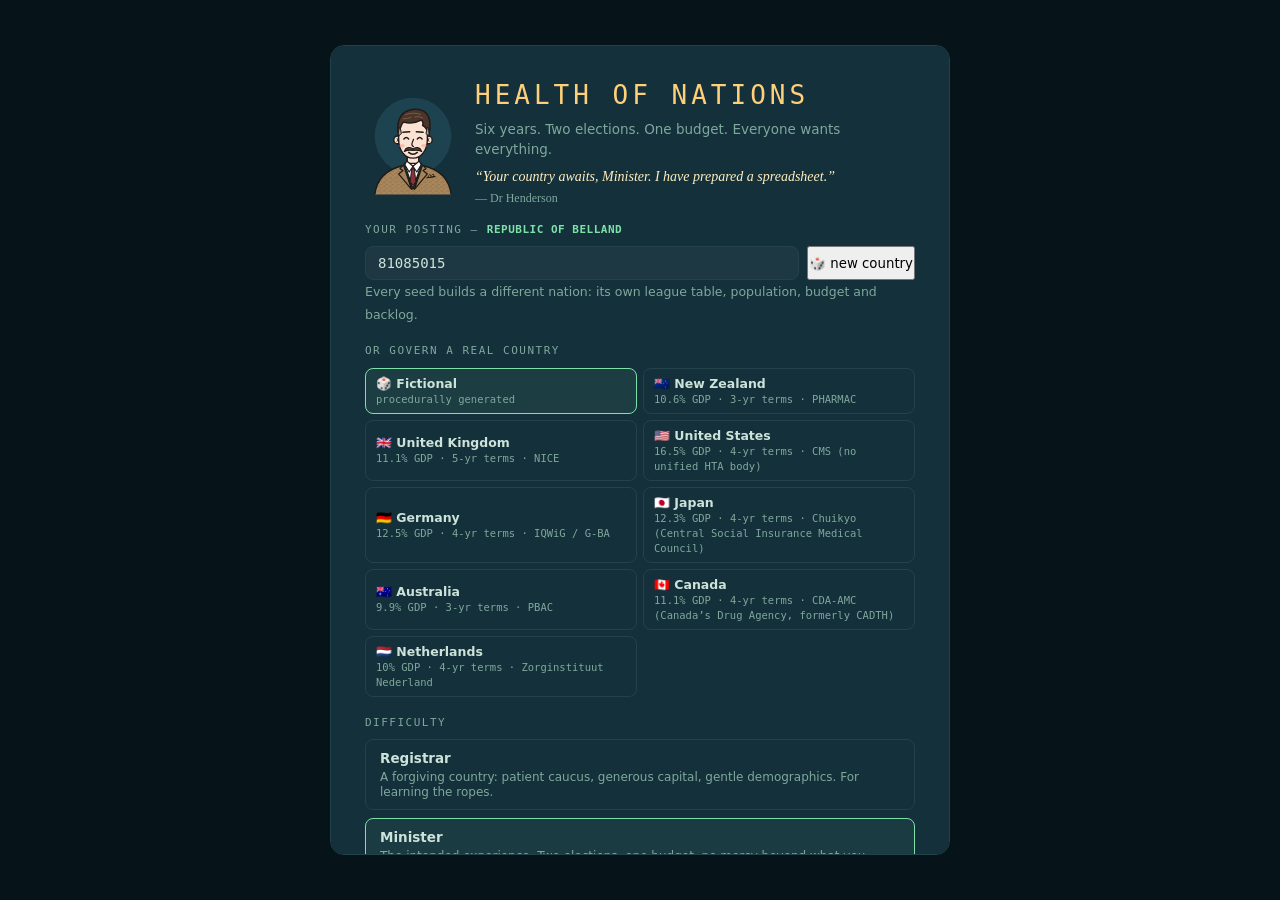
<file: index.html>
<!DOCTYPE html>
<html lang="en">
  <head>
    <meta charset="UTF-8" />
    <meta name="viewport" content="width=device-width, initial-scale=1.0" />
    <link rel="icon" type="image/svg+xml" href="./hon.svg" />
    <title>Health of Nations</title>
    <script type="module" crossorigin src="./assets/index-CV0moe5p.js"></script>
    <link rel="stylesheet" crossorigin href="./assets/index-DsWSzyG-.css">
  </head>
  <body>
    <div id="root"></div>
  </body>
</html>
</file>
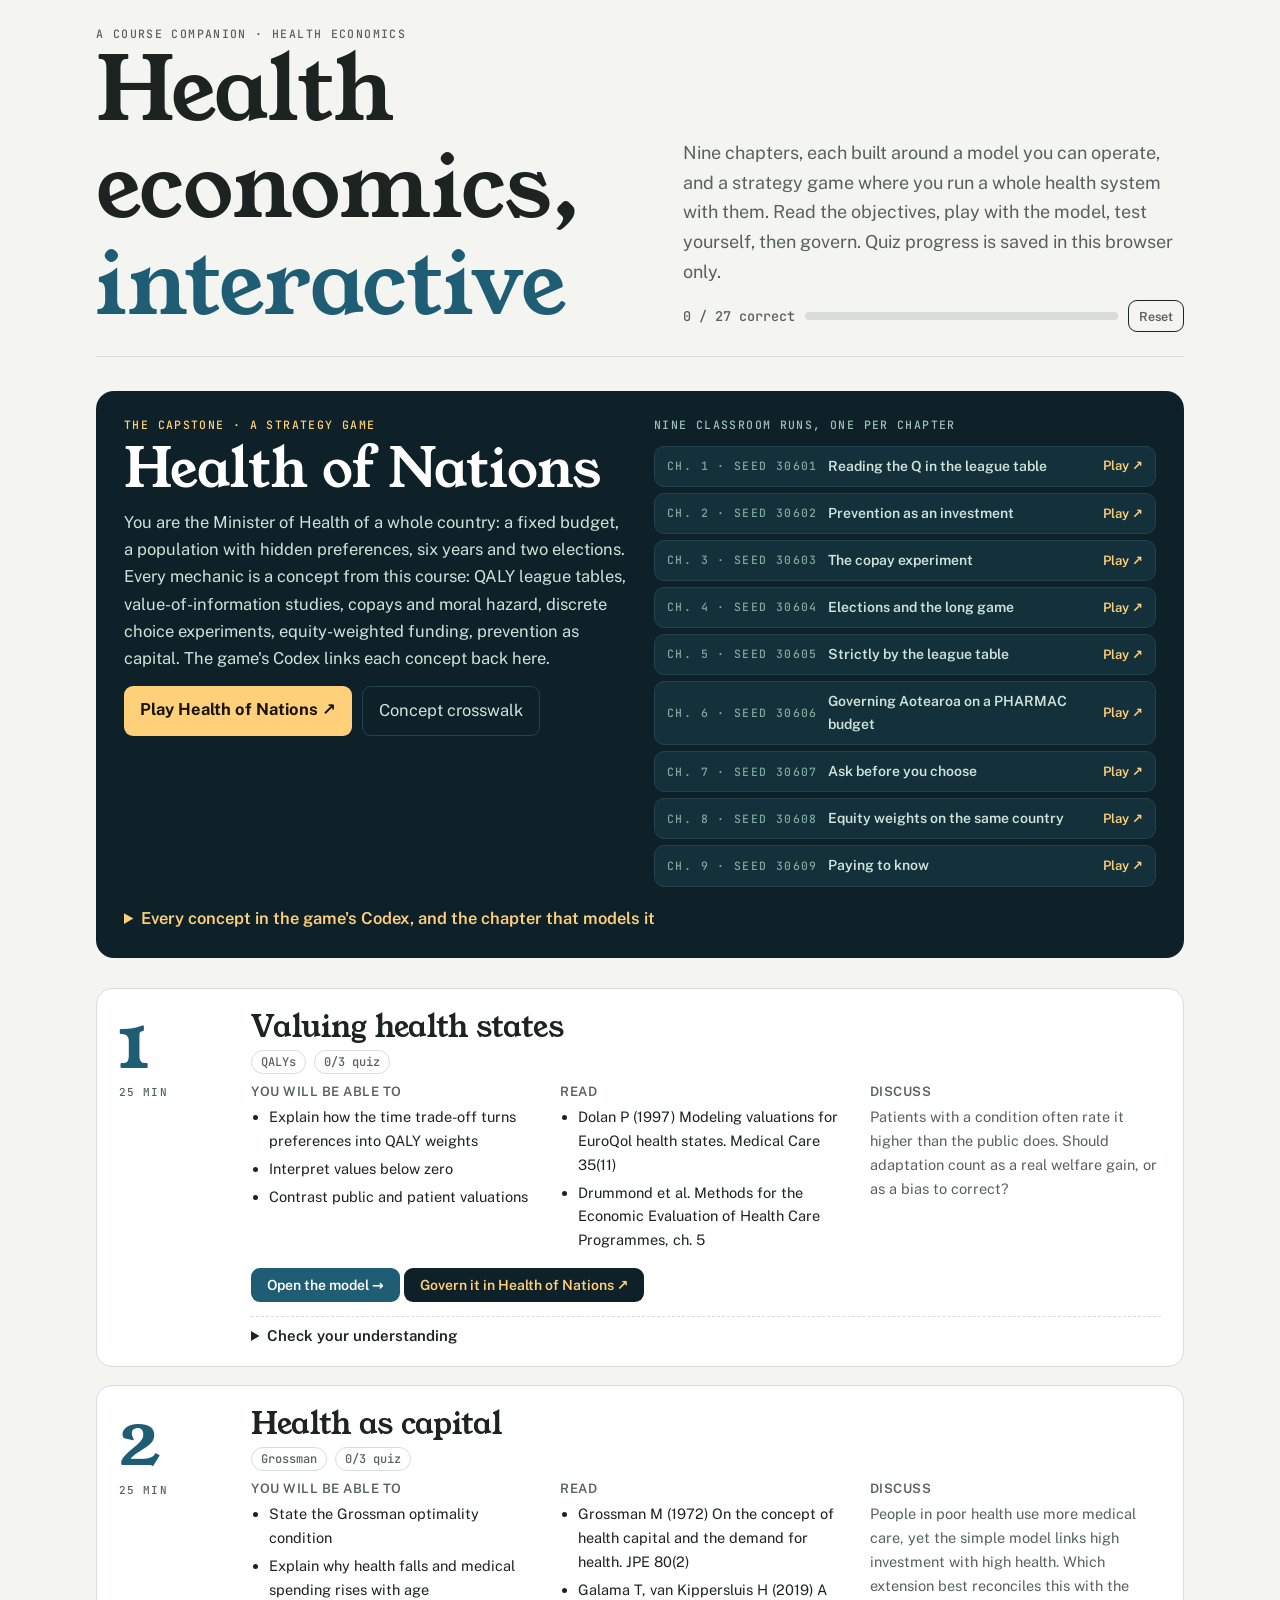
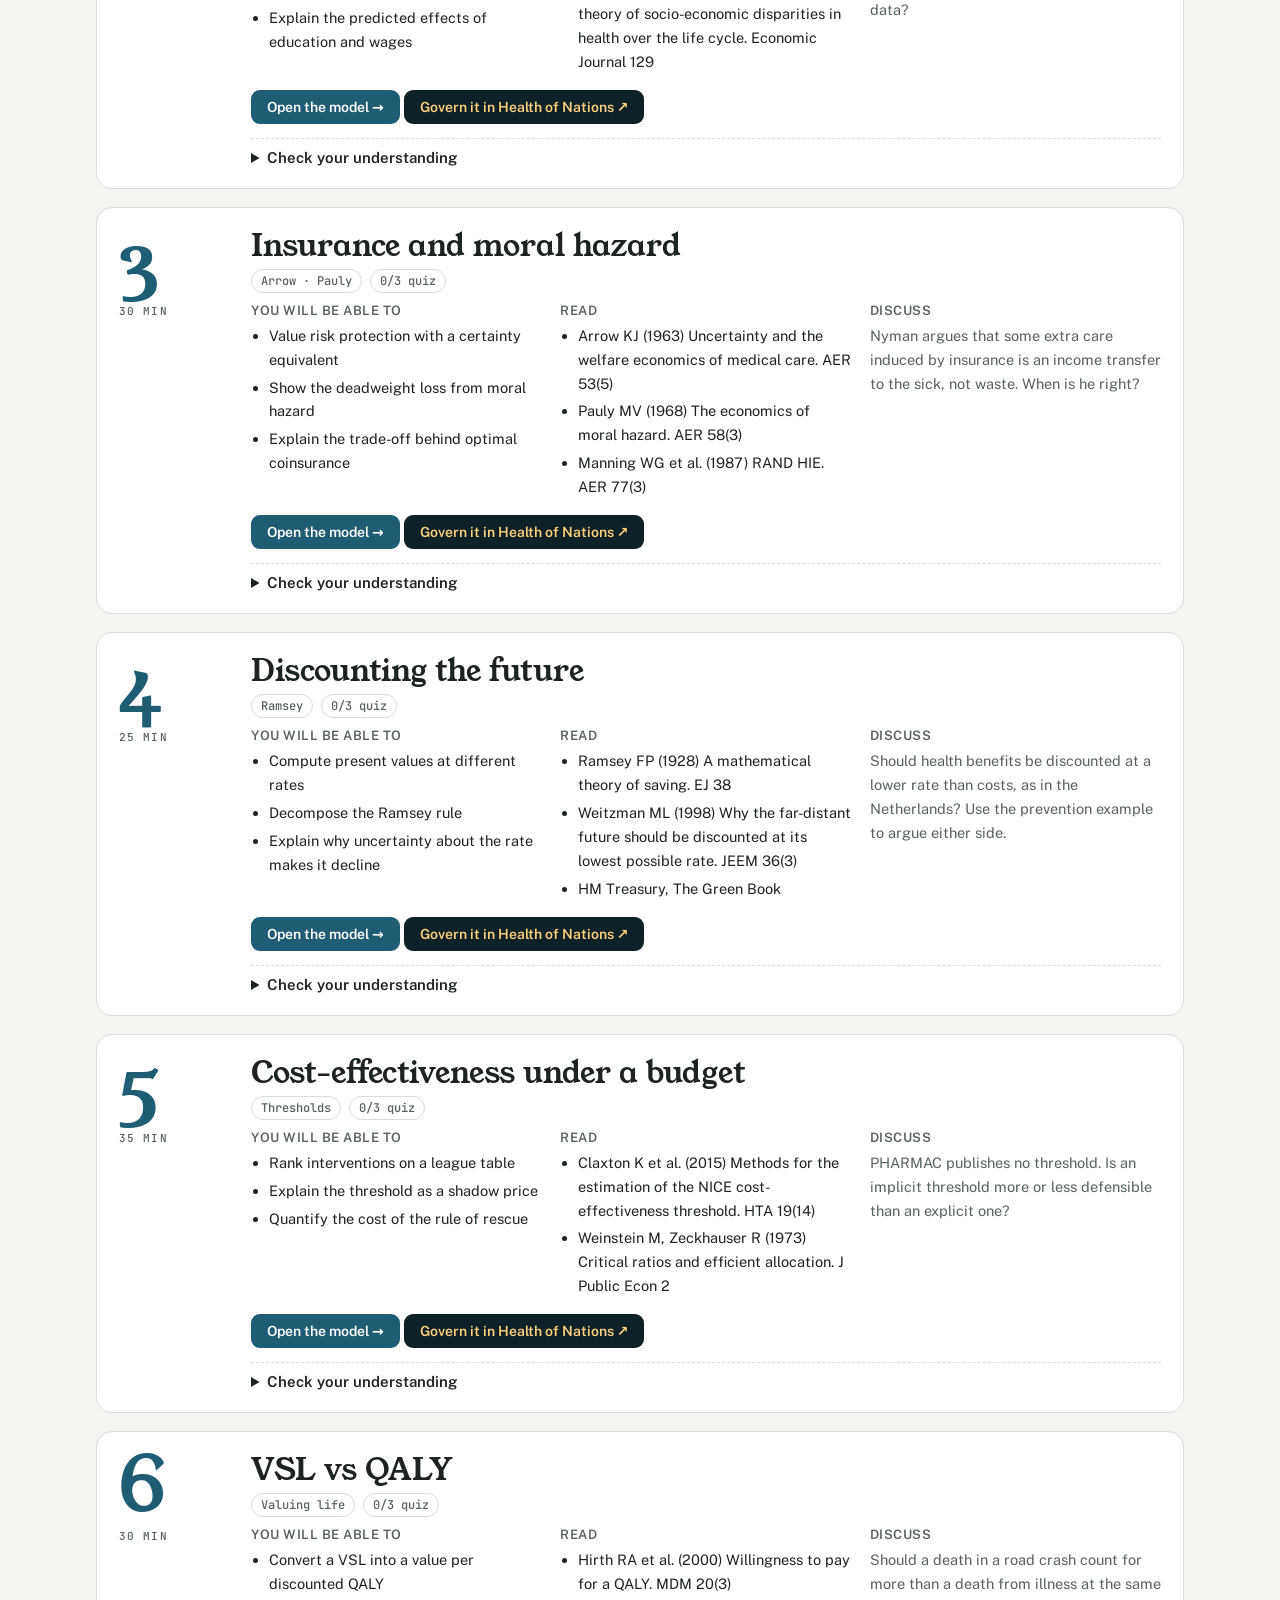
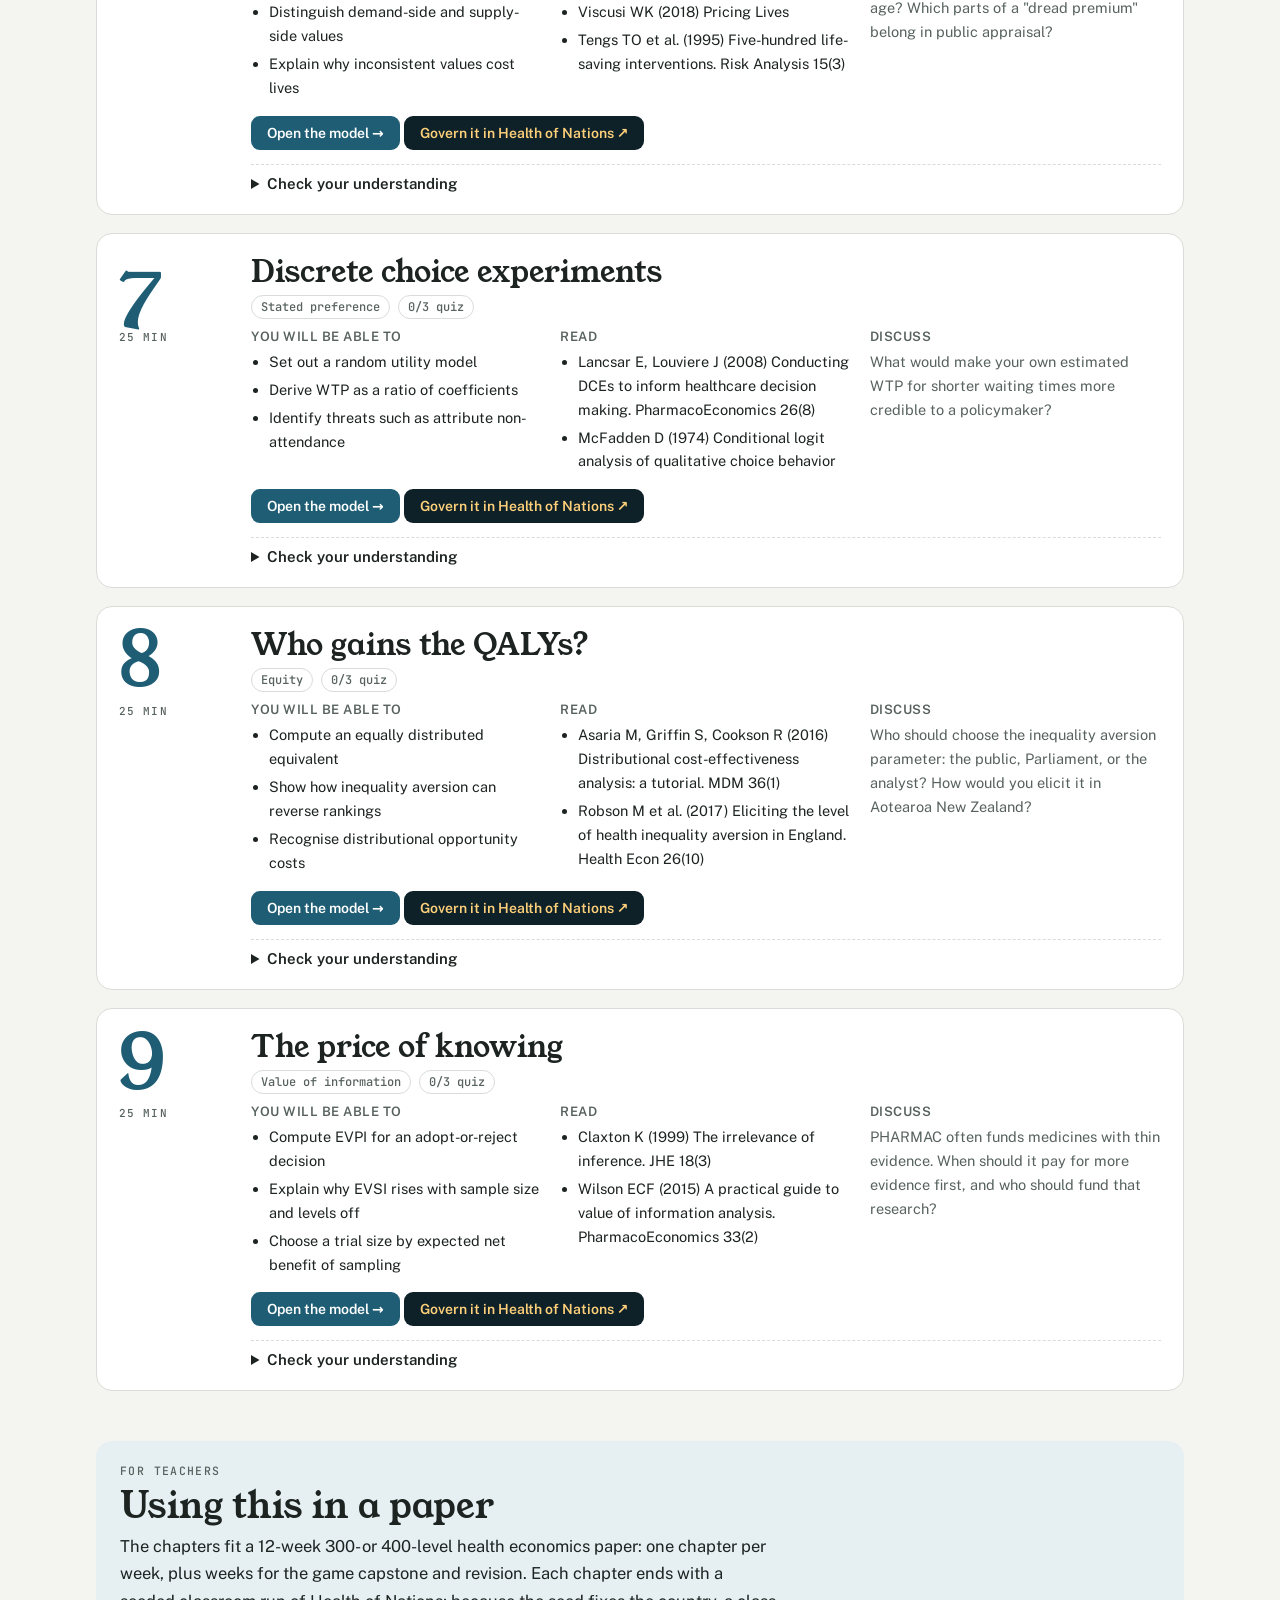
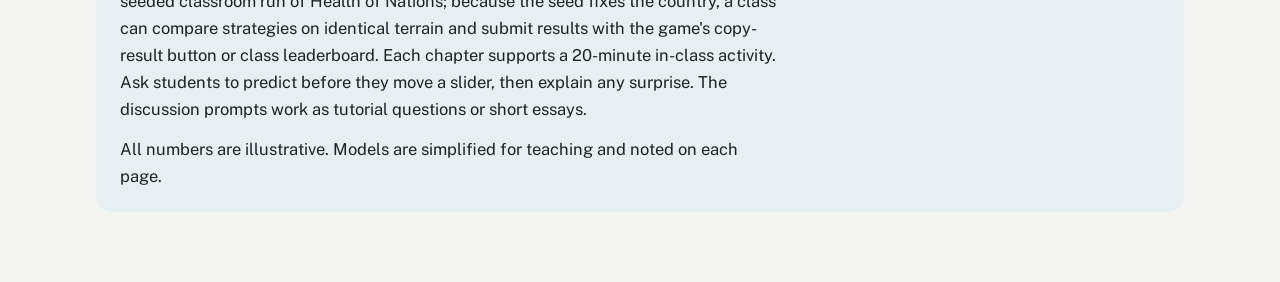
<file: course/index.html>
<!doctype html>
<html lang="en"><head><meta charset="utf-8"><meta name="viewport" content="width=device-width,initial-scale=1,viewport-fit=cover">
<style>:root{padding-top:env(safe-area-inset-top,0px);padding-bottom:env(safe-area-inset-bottom,0px)}</style>
<title>Health Economics, Interactive</title>
<meta name="claude:viewport-fit-sides" content="cover">
<link rel="preconnect" href="https://fonts.googleapis.com"><link rel="preconnect" href="https://fonts.gstatic.com" crossorigin>
<link rel="stylesheet" href="https://fonts.googleapis.com/css2?family=Young+Serif&family=Public+Sans:wght@400;500;600&family=JetBrains+Mono:wght@400;500&display=swap">
<link rel="stylesheet" href="course.css">
<style>
.hero{display:grid;grid-template-columns:minmax(0,1.1fr) minmax(0,1fr);gap:36px;align-items:end;padding-bottom:24px;border-bottom:1px solid var(--line)}
.hero h1{font-size:clamp(46px,7.5vw,88px)}
.hero h1 em{color:var(--accent);font-style:normal}
.progress{display:flex;gap:10px;align-items:center;margin-top:14px;font:500 13.5px var(--mono);color:var(--muted)}
.progress .track{flex:1;height:8px;border-radius:4px;background:var(--line);overflow:hidden}
.progress .track b{display:block;height:100%;background:var(--good);transition:width .4s}
.chapters{display:grid;gap:18px;margin-top:30px}
.ch{display:grid;grid-template-columns:110px minmax(0,1fr);gap:22px;background:var(--card);border:1px solid var(--line);border-radius:16px;padding:22px}
.ch .n{font:400 76px/.85 var(--display);color:var(--accent)}
.ch .n small{display:block;font:500 11px var(--mono);letter-spacing:.1em;color:var(--muted);margin-top:10px;text-transform:uppercase}
.ch h2{font-size:30px;margin-bottom:4px}
.ch .meta{display:flex;flex-wrap:wrap;gap:8px;margin:6px 0 10px}
.chip{font:500 12px var(--mono);border:1px solid var(--line);border-radius:30px;padding:3px 9px;color:var(--muted)}
.chip.done{border-color:var(--good);color:var(--good)}
.cols3{display:grid;grid-template-columns:repeat(3,minmax(0,1fr));gap:18px;margin-top:10px}
.cols3 h3{font:600 13px var(--body);letter-spacing:.04em;text-transform:uppercase;color:var(--muted);margin-bottom:6px}
.cols3 ul{margin:0;padding-left:18px;font-size:14.5px}
.cols3 li{margin-bottom:4px}
.open{display:inline-flex;align-items:center;gap:8px;margin-top:12px;background:var(--accent);color:var(--card);text-decoration:none;font:600 14px var(--body);padding:9px 16px;border-radius:9px}
details.quiz{margin-top:14px;border-top:1px dashed var(--line);padding-top:10px}
details.quiz summary{cursor:pointer;font:600 15px var(--body)}
.q{margin:14px 0}
.q p{margin:0 0 8px;font-weight:600;font-size:15px}
.q .opts{display:grid;gap:6px}
.q button{all:unset;cursor:pointer;border:1px solid var(--line);border-radius:9px;padding:8px 12px;font-size:14.5px;box-sizing:border-box}
.q button:hover{border-color:var(--accent)}
.q button:focus-visible{outline:3px solid var(--accent2)}
.q button.right{border-color:var(--good);background:color-mix(in srgb,var(--good) 14%,var(--card))}
.q button.wrong{border-color:var(--bad);background:color-mix(in srgb,var(--bad) 12%,var(--card))}
.fb{font-size:14px;margin-top:6px;color:var(--muted)}
.disc{font-size:14.5px;color:var(--muted);margin-top:12px}
.teacher{margin-top:50px;background:var(--soft);border-radius:16px;padding:22px 24px}
@media(max-width:860px){.hero,.cols3{grid-template-columns:minmax(0,1fr)}.ch{grid-template-columns:minmax(0,1fr);gap:8px}.ch .n{font-size:56px}}
.hon{margin-top:34px;background:#0e2129;color:#cde3da;border-radius:18px;padding:26px 28px}
.hon h2{color:#fff;font-size:clamp(34px,5vw,54px);margin:6px 0 10px}
.hon p{color:#cde3da}
.hon-grid{display:grid;grid-template-columns:minmax(0,1fr) minmax(0,1fr);gap:28px;align-items:start}
.hon-actions{display:flex;flex-wrap:wrap;gap:10px;margin-top:14px}
.hon-play{background:#ffd07a;color:#1a1408;font-weight:700;text-decoration:none;border-radius:9px;padding:10px 16px}
.hon-ghost{border:1px solid #24424c;color:#cde3da;text-decoration:none;border-radius:9px;padding:10px 16px}
.runs{display:grid;gap:6px}
.run{display:grid;grid-template-columns:auto minmax(0,1fr) auto;gap:10px;align-items:center;text-decoration:none;color:#cde3da;border:1px solid #24424c;border-radius:10px;padding:8px 12px;background:#14303a}
.run:hover{border-color:#ffd07a}
.run b{font-weight:600;font-size:14px}.run .lab{color:#7fa89d}.run span:last-child{color:#ffd07a;font-weight:600;font-size:13px}
.xwalk{margin-top:18px}.xwalk summary{cursor:pointer;font-weight:600;color:#ffd07a}
.xwalk .tablewrap{overflow-x:auto;margin-top:10px}
.xwalk table{border-collapse:collapse;width:100%;font-size:14px}
.xwalk td,.xwalk th{padding:7px 10px;border-bottom:1px solid #24424c;text-align:left}
.xwalk th{font:500 11px var(--mono);letter-spacing:.08em;text-transform:uppercase;color:#7fa89d}
.xwalk a{color:#ffd07a}
@media(max-width:860px){.hon-grid{grid-template-columns:minmax(0,1fr)}.hon{padding:20px}}
</style>

</head><body>
<div class="wrap">
  <div class="hero">
    <div><div class="lab">A course companion · health economics</div><h1>Health economics, <em>interactive</em></h1></div>
    <div>
      <p class="lede">Nine chapters, each built around a model you can operate, and a strategy game where you run a whole health system with them. Read the objectives, play with the model, test yourself, then govern. Quiz progress is saved in this browser only.</p>
      <div class="progress"><span id="prog-t">0 / 27 correct</span><span class="track"><b id="prog-b" style="width:0"></b></span><button class="btn" id="reset" type="button" style="min-height:32px;padding:4px 10px;font-size:12.5px">Reset</button></div>
    </div>
  </div>
  <section class="hon" aria-labelledby="hon-h">
    <div class="hon-grid">
      <div>
        <div class="lab" style="color:#ffd07a">The capstone · a strategy game</div>
        <h2 id="hon-h">Health of Nations</h2>
        <p>You are the Minister of Health of a whole country: a fixed budget, a population with hidden preferences, six years and two elections. Every mechanic is a concept from this course: QALY league tables, value-of-information studies, copays and moral hazard, discrete choice experiments, equity-weighted funding, prevention as capital. The game's Codex links each concept back here.</p>
        <div class="hon-actions"><a class="hon-play" data-game="" href="#" target="_blank" rel="noopener">Play Health of Nations ↗</a><a class="hon-ghost" href="#crosswalk">Concept crosswalk</a></div>
      </div>
      <div class="runs"><div class="lab" style="color:#9fc0b4;margin-bottom:6px">Nine classroom runs, one per chapter</div><a class="run" data-game="?assignment=a1" href="#" target="_blank" rel="noopener"><span class="lab">Ch. 1 · seed 30601</span><b>Reading the Q in the league table</b><span>Play ↗</span></a><a class="run" data-game="?assignment=a2" href="#" target="_blank" rel="noopener"><span class="lab">Ch. 2 · seed 30602</span><b>Prevention as an investment</b><span>Play ↗</span></a><a class="run" data-game="?assignment=a3" href="#" target="_blank" rel="noopener"><span class="lab">Ch. 3 · seed 30603</span><b>The copay experiment</b><span>Play ↗</span></a><a class="run" data-game="?assignment=a4" href="#" target="_blank" rel="noopener"><span class="lab">Ch. 4 · seed 30604</span><b>Elections and the long game</b><span>Play ↗</span></a><a class="run" data-game="?assignment=a5" href="#" target="_blank" rel="noopener"><span class="lab">Ch. 5 · seed 30605</span><b>Strictly by the league table</b><span>Play ↗</span></a><a class="run" data-game="?assignment=a6" href="#" target="_blank" rel="noopener"><span class="lab">Ch. 6 · seed 30606</span><b>Governing Aotearoa on a PHARMAC budget</b><span>Play ↗</span></a><a class="run" data-game="?assignment=a7" href="#" target="_blank" rel="noopener"><span class="lab">Ch. 7 · seed 30607</span><b>Ask before you choose</b><span>Play ↗</span></a><a class="run" data-game="?assignment=a8" href="#" target="_blank" rel="noopener"><span class="lab">Ch. 8 · seed 30608</span><b>Equity weights on the same country</b><span>Play ↗</span></a><a class="run" data-game="?assignment=a9" href="#" target="_blank" rel="noopener"><span class="lab">Ch. 9 · seed 30609</span><b>Paying to know</b><span>Play ↗</span></a></div>
    </div>
    <details class="xwalk" id="crosswalk"><summary>Every concept in the game's Codex, and the chapter that models it</summary><div class="tablewrap"><table><thead><tr><th>Codex concept in Health of Nations</th><th>Chapter</th></tr></thead><tbody><tr><td>Opportunity Cost</td><td><a href="budget.html">Ch. 5 · Cost-effectiveness under a budget</a></td></tr><tr><td>Cost-Effectiveness League Tables</td><td><a href="budget.html">Ch. 5 · Cost-effectiveness under a budget</a></td></tr><tr><td>Value of Information</td><td><a href="voi.html">Ch. 9 · The price of knowing</a></td></tr><tr><td>Moral Hazard</td><td><a href="insurance.html">Ch. 3 · Insurance and moral hazard</a></td></tr><tr><td>Adverse Selection</td><td><a href="insurance.html">Ch. 3 · Insurance and moral hazard</a></td></tr><tr><td>Supplier-Induced Demand</td><td><a href="insurance.html">Ch. 3 · Insurance and moral hazard</a></td></tr><tr><td>Rationing by Waiting</td><td><a href="dce.html">Ch. 7 · Discrete choice experiments</a></td></tr><tr><td>Prevention as Capital</td><td><a href="grossman.html">Ch. 2 · Health as capital</a></td></tr><tr><td>Discounting and Political Myopia</td><td><a href="discounting.html">Ch. 4 · Discounting the future</a></td></tr><tr><td>Distributional Cost-Effectiveness Analysis</td><td><a href="equity.html">Ch. 8 · Who gains the QALYs?</a></td></tr><tr><td>Rule of Rescue and Severity</td><td><a href="budget.html">Ch. 5 · Cost-effectiveness under a budget</a></td></tr><tr><td>Generics and Biosimilars</td><td><a href="budget.html">Ch. 5 · Cost-effectiveness under a budget</a></td></tr><tr><td>Screening and Test Statistics</td><td><a href="voi.html">Ch. 9 · The price of knowing</a></td></tr><tr><td>Provider Payment Models</td><td><a href="insurance.html">Ch. 3 · Insurance and moral hazard</a></td></tr><tr><td>Demand Elasticity of Health Care</td><td><a href="insurance.html">Ch. 3 · Insurance and moral hazard</a></td></tr><tr><td>Political Budget Cycles</td><td><a href="discounting.html">Ch. 4 · Discounting the future</a></td></tr><tr><td>Fiscal Sustainability</td><td><a href="discounting.html">Ch. 4 · Discounting the future</a></td></tr><tr><td>Preference Heterogeneity and Discrete Choice Experiments</td><td><a href="dce.html">Ch. 7 · Discrete choice experiments</a></td></tr></tbody></table></div></details>
  </section>
  <div class="chapters" id="chapters"></div>
  <div class="teacher">
    <div class="lab">For teachers</div>
    <h2 style="margin:6px 0 8px">Using this in a paper</h2>
    <p>The chapters fit a 12-week 300- or 400-level health economics paper: one chapter per week, plus weeks for the game capstone and revision. Each chapter ends with a seeded classroom run of Health of Nations; because the seed fixes the country, a class can compare strategies on identical terrain and submit results with the game's copy-result button or class leaderboard. Each chapter supports a 20-minute in-class activity. Ask students to predict before they move a slider, then explain any surprise. The discussion prompts work as tutorial questions or short essays.</p>
    <p style="margin:0">All numbers are illustrative. Models are simplified for teaching and noted on each page.</p>
  </div>
</div>

<script>
(() => {
  const $ = id => document.getElementById(id);
  const GAMEBASE = /github\.io$|^localhost$|^127\.0\.0\.1$/.test(location.hostname) ? '../' : 'https://austinhendersoneconomist.github.io/health-of-nations-play/';
  const C = [
    {n: 1, t: 'Valuing health states', href: 'valuing.html', time: '25 min', tag: 'QALYs',
      obj: ['Explain how the time trade-off turns preferences into QALY weights', 'Interpret values below zero', 'Contrast public and patient valuations'],
      read: ['Dolan P (1997) Modeling valuations for EuroQol health states. Medical Care 35(11)', 'Drummond et al. Methods for the Economic Evaluation of Health Care Programmes, ch. 5'],
      quiz: [
        ['In a time trade-off, a respondent is indifferent between 10 years in a state and 6 years in full health. What is the state\'s value?', ['0.4', '0.6', '1.67', '6'], 1, 'Value = years in full health ÷ years in the state = 6/10.'],
        ['What does a negative tariff value mean?', ['The questionnaire was answered incorrectly', 'On average, people prefer immediate death to living in that state', 'The state is temporary', 'Respondents misread the scale'], 1, 'The scale anchors death at 0, so negative values are states judged worse than death.'],
        ['Why do health systems usually use general-public rather than patient valuations?', ['Patients cannot complete surveys', 'Public values are always higher', 'Taxpayers fund the system and judge states ex ante', 'It is required by EuroQol'], 2, 'The public-values argument is about whose preferences should govern spending of public money; adaptation is the counter-argument.']],
      disc: 'Patients with a condition often rate it higher than the public does. Should adaptation count as a real welfare gain, or as a bias to correct?'},
    {n: 2, t: 'Health as capital', href: 'grossman.html', time: '25 min', tag: 'Grossman',
      obj: ['State the Grossman optimality condition', 'Explain why health falls and medical spending rises with age', 'Explain the predicted effects of education and wages'],
      read: ['Grossman M (1972) On the concept of health capital and the demand for health. JPE 80(2)', 'Galama T, van Kippersluis H (2019) A theory of socio-economic disparities in health over the life cycle. Economic Journal 129'],
      quiz: [
        ['In the pure-investment Grossman model, the optimal health stock satisfies…', ['Marginal utility = price of care', 'MEC = r + δ', 'Health = wage × time', 'Investment = depreciation'], 1, 'The marginal efficiency of health capital equals its user cost: interest plus depreciation.'],
        ['If depreciation rises with age, the model predicts that…', ['Health and care both fall', 'Health falls while gross investment in care can rise', 'Health rises', 'Care falls to zero'], 1, 'A falling stock that wears out faster can still need more replacement investment.'],
        ['Education in Grossman\'s model mainly works by…', ['Raising the interest rate', 'Making health production more efficient', 'Lowering wages', 'Increasing depreciation'], 1, 'More efficient producers face a lower cost of health investment.']],
      disc: 'People in poor health use more medical care, yet the simple model links high investment with high health. Which extension best reconciles this with the data?'},
    {n: 3, t: 'Insurance and moral hazard', href: 'insurance.html', time: '30 min', tag: 'Arrow · Pauly',
      obj: ['Value risk protection with a certainty equivalent', 'Show the deadweight loss from moral hazard', 'Explain the trade-off behind optimal coinsurance'],
      read: ['Arrow KJ (1963) Uncertainty and the welfare economics of medical care. AER 53(5)', 'Pauly MV (1968) The economics of moral hazard. AER 58(3)', 'Manning WG et al. (1987) RAND HIE. AER 77(3)'],
      quiz: [
        ['If demand for care is completely price-inelastic, the optimal coinsurance rate is…', ['100%', '50%', '0% (full insurance)', 'Undefined'], 2, 'No behavioural response means no moral hazard, so full insurance maximises risk protection (Arrow).'],
        ['The moral hazard loss arises because insured people…', ['Pay higher premiums', 'Buy care valued below its full cost', 'Become sicker', 'Avoid preventive care'], 1, 'At a lowered out-of-pocket price, they consume units of care worth less to them than they cost to produce.'],
        ['The RAND Health Insurance Experiment estimated a price elasticity of demand for care of roughly…', ['−2', '−1', '−0.2', '0'], 2, 'About −0.2: demand responds, but modestly.']],
      disc: 'Nyman argues that some extra care induced by insurance is an income transfer to the sick, not waste. When is he right?'},
    {n: 4, t: 'Discounting the future', href: 'discounting.html', time: '25 min', tag: 'Ramsey',
      obj: ['Compute present values at different rates', 'Decompose the Ramsey rule', 'Explain why uncertainty about the rate makes it decline'],
      read: ['Ramsey FP (1928) A mathematical theory of saving. EJ 38', 'Weitzman ML (1998) Why the far-distant future should be discounted at its lowest possible rate. JEEM 36(3)', 'HM Treasury, The Green Book'],
      quiz: [
        ['With δ = 1.5%, η = 1 and g = 2%, the Ramsey rate is…', ['2%', '3.5%', '1.5%', '5%'], 1, 'r = δ + ηg = 1.5 + 1 × 2 = 3.5%.'],
        ['At a 3.5% discount rate, roughly how many years does it take to halve a value?', ['10', '20', '35', '70'], 1, 'ln 2 / ln 1.035 ≈ 20 years.'],
        ['Weitzman\'s argument implies that the certainty-equivalent rate…', ['Rises over time', 'Is constant', 'Falls towards the lowest plausible rate', 'Equals the mean rate forever'], 2, 'Averaging discount factors, not rates, lets the low-rate scenarios dominate in the far future.']],
      disc: 'Should health benefits be discounted at a lower rate than costs, as in the Netherlands? Use the prevention example to argue either side.'},
    {n: 5, t: 'Cost-effectiveness under a budget', href: 'budget.html', time: '35 min', tag: 'Thresholds',
      obj: ['Rank interventions on a league table', 'Explain the threshold as a shadow price', 'Quantify the cost of the rule of rescue'],
      read: ['Claxton K et al. (2015) Methods for the estimation of the NICE cost-effectiveness threshold. HTA 19(14)', 'Weinstein M, Zeckhauser R (1973) Critical ratios and efficient allocation. J Public Econ 2'],
      quiz: [
        ['With a fixed budget and divisible programmes, health is maximised by…', ['Funding the largest programmes first', 'Funding in order of lowest cost per QALY until the money runs out', 'Funding programmes for the severest conditions first', 'Funding equally'], 1, 'The league-table rule (Weinstein and Zeckhauser).'],
        ['The cost-effectiveness threshold implied by a fixed budget is…', ['Set by law', 'The cost per QALY of the marginal funded programme', 'Always £30,000', 'The average cost per QALY'], 1, 'It is a shadow price: the opportunity cost of the last dollar.'],
        ['Funding a NZ$9m programme at NZ$1.5m per QALY when the threshold is NZ$30k displaces about…', ['6 QALYs', '30 QALYs', '300 QALYs', '3,000 QALYs'], 2, 'NZ$9m ÷ NZ$30k = 300 QALYs forgone elsewhere.']],
      disc: 'PHARMAC publishes no threshold. Is an implicit threshold more or less defensible than an explicit one?'},
    {n: 6, t: 'VSL vs QALY', href: 'vsl-qaly.html', time: '30 min', tag: 'Valuing life',
      obj: ['Convert a VSL into a value per discounted QALY', 'Distinguish demand-side and supply-side values', 'Explain why inconsistent values cost lives'],
      read: ['Hirth RA et al. (2000) Willingness to pay for a QALY. MDM 20(3)', 'Viscusi WK (2018) Pricing Lives', 'Tengs TO et al. (1995) Five-hundred life-saving interventions. Risk Analysis 15(3)'],
      quiz: [
        ['Discounting the remaining life-years in a VSL conversion makes the implied value per QALY…', ['Lower', 'Higher', 'Unchanged', 'Negative'], 1, 'Fewer discounted QALYs share the same VSL, so each is worth more.'],
        ['A health-system threshold estimated from the marginal productivity of spending is a…', ['Demand-side value', 'Supply-side value', 'Willingness to pay', 'Market price'], 1, 'It measures what the budget gives up at the margin.'],
        ['If two agencies value health very differently and budgets could move, total health would rise by…', ['Moving money towards the agency with the higher value per QALY', 'Moving money towards the agency that buys QALYs most cheaply at the margin', 'Equalising budgets', 'Nothing'], 1, 'Move money to where a dollar buys the most health until marginal costs per QALY equalise.']],
      disc: 'Should a death in a road crash count for more than a death from illness at the same age? Which parts of a "dread premium" belong in public appraisal?'},
    {n: 7, t: 'Discrete choice experiments', href: 'dce.html', time: '25 min', tag: 'Stated preference',
      obj: ['Set out a random utility model', 'Derive WTP as a ratio of coefficients', 'Identify threats such as attribute non-attendance'],
      read: ['Lancsar E, Louviere J (2008) Conducting DCEs to inform healthcare decision making. PharmacoEconomics 26(8)', 'McFadden D (1974) Conditional logit analysis of qualitative choice behavior'],
      quiz: [
        ['In a conditional logit, WTP for an attribute equals…', ['β_attribute × β_cost', 'β_attribute ÷ (−β_cost)', 'β_cost ÷ β_attribute', 'The mean cost chosen'], 1, 'The marginal rate of substitution between the attribute and money.'],
        ['A respondent who always picks the cheaper option shows…', ['Rational trading', 'Lexicographic preferences or attribute non-attendance', 'Scope sensitivity', 'Random utility'], 1, 'They do not trade, which breaks the compensatory model.'],
        ['Why do DCE designs avoid dominated pairs?', ['They are hard to print', 'They give little information about trade-offs', 'They are illegal', 'They raise costs'], 1, 'Everyone picks the dominant option, so the task reveals no trade-off (except as a deliberate check).']],
      disc: 'What would make your own estimated WTP for shorter waiting times more credible to a policymaker?'},
    {n: 8, t: 'Who gains the QALYs?', href: 'equity.html', time: '25 min', tag: 'Equity',
      obj: ['Compute an equally distributed equivalent', 'Show how inequality aversion can reverse rankings', 'Recognise distributional opportunity costs'],
      read: ['Asaria M, Griffin S, Cookson R (2016) Distributional cost-effectiveness analysis: a tutorial. MDM 36(1)', 'Robson M et al. (2017) Eliciting the level of health inequality aversion in England. Health Econ 26(10)'],
      quiz: [
        ['With inequality aversion ε = 0, the equally distributed equivalent equals…', ['The worst-off group\'s health', 'Mean health', 'Median health', 'Zero'], 1, 'With no aversion, health is simply averaged.'],
        ['As ε grows very large, the social welfare function approaches…', ['Utilitarian', 'Maximin (Rawlsian)', 'Libertarian', 'Random'], 1, 'Only the worst-off group\'s health matters in the limit.'],
        ['A programme that adds fewer total QALYs can be preferred under DCEA when…', ['Its gains go mainly to groups with lower health and ε is high enough', 'It costs more', 'It has a higher ICER', 'Never'], 0, 'That is the core of distributional CEA.']],
      disc: 'Who should choose the inequality aversion parameter: the public, Parliament, or the analyst? How would you elicit it in Aotearoa New Zealand?'},
    {n: 9, t: 'The price of knowing', href: 'voi.html', time: '25 min', tag: 'Value of information',
      obj: ['Compute EVPI for an adopt-or-reject decision', 'Explain why EVSI rises with sample size and levels off', 'Choose a trial size by expected net benefit of sampling'],
      read: ['Claxton K (1999) The irrelevance of inference. JHE 18(3)', 'Wilson ECF (2015) A practical guide to value of information analysis. PharmacoEconomics 33(2)'],
      quiz: [
        ['If a study could not change the decision whatever it found, its value of information is…', ['Large, because uncertainty is high', 'Zero', 'Equal to its cost', 'Negative'], 1, 'Information has decision value only if some possible result would change what you do.'],
        ['Population EVPI is…', ['The cost of a trial', 'An upper bound on what any research on the decision could be worth', 'The expected net benefit of the treatment', 'The variance of net benefit'], 1, 'Perfect information is the best any study could deliver, so EVPI caps the value of research.'],
        ['The optimal trial size maximises…', ['EVSI', 'Sample size', 'EVSI minus the trial cost (ENBS)', 'The p-value'], 2, 'EVSI keeps rising with n, but costs rise too; the best design maximises the difference.']],
      disc: 'PHARMAC often funds medicines with thin evidence. When should it pay for more evidence first, and who should fund that research?'}
  ];
  let state = {};
  try { state = JSON.parse(localStorage.getItem('he-quiz') || '{}') || {}; } catch {}
  const save = () => { try { localStorage.setItem('he-quiz', JSON.stringify(state)); } catch {} };
  function render() {
    $('chapters').innerHTML = C.map((c, ci) => {
      const done = c.quiz.filter((_, qi) => state[`${ci}-${qi}`] === true).length;
      return `<article class="ch"><div class="n">${c.n}<small>${c.time}</small></div><div>
        <h2><a href="${c.href}" style="color:inherit;text-decoration:none">${c.t}</a></h2>
        <div class="meta"><span class="chip">${c.tag}</span><span class="chip ${done === 3 ? 'done' : ''}">${done}/3 quiz</span></div>
        <div class="cols3"><div><h3>You will be able to</h3><ul>${c.obj.map(o => `<li>${o}</li>`).join('')}</ul></div><div><h3>Read</h3><ul>${c.read.map(o => `<li>${o}</li>`).join('')}</ul></div><div><h3>Discuss</h3><p class="disc" style="margin:0">${c.disc}</p></div></div>
        <a class="open" href="${c.href}">Open the model →</a> <a class="open" style="background:#0e2129;color:#ffd07a" href="${GAMEBASE}?assignment=a${c.n}" target="_blank" rel="noopener">Govern it in Health of Nations ↗</a>
        <details class="quiz"${done < 3 && done > 0 ? ' open' : ''}><summary>Check your understanding</summary>
          ${c.quiz.map(([q, opts, ans, why], qi) => { const k = `${ci}-${qi}`, st = state[k];
            return `<div class="q" data-k="${k}"><p>${qi + 1}. ${q}</p><div class="opts">${opts.map((o, oi) => `<button type="button" data-a="${oi}" class="${st !== undefined && oi === ans ? 'right' : ''} ${state[k + 'c'] === oi && oi !== ans ? 'wrong' : ''}">${o}</button>`).join('')}</div>${st !== undefined ? `<div class="fb">${st ? '✓ Correct. ' : '✗ Not quite. '}${why}</div>` : ''}</div>`; }).join('')}
        </details></div></article>`;
    }).join('');
    const total = Object.entries(state).filter(([k, v]) => !k.endsWith('c') && v === true).length;
    $('prog-t').textContent = `${total} / 27 correct`; $('prog-b').style.width = `${total / 27 * 100}%`;
  }
  $('chapters').addEventListener('click', e => {
    const b = e.target.closest('.q button'); if (!b) return;
    const q = b.closest('.q'), k = q.dataset.k, [ci, qi] = k.split('-').map(Number), ans = C[ci].quiz[qi][2], a = Number(b.dataset.a);
    if (state[k] === true) return;
    state[k] = a === ans; state[k + 'c'] = a; save();
    const open = [...document.querySelectorAll('details.quiz')].map(d => d.open);
    render(); document.querySelectorAll('details.quiz').forEach((d, i) => d.open = open[i] || i === ci);
  });
  $('reset').addEventListener('click', () => { state = {}; save(); render(); });
  // Game links: relative when the course is served beside the game, else the public site
  document.querySelectorAll('[data-game]').forEach(a => { a.href = GAMEBASE + (a.dataset.game || ''); });
  render();
})();
</script>

</body></html>
</file>
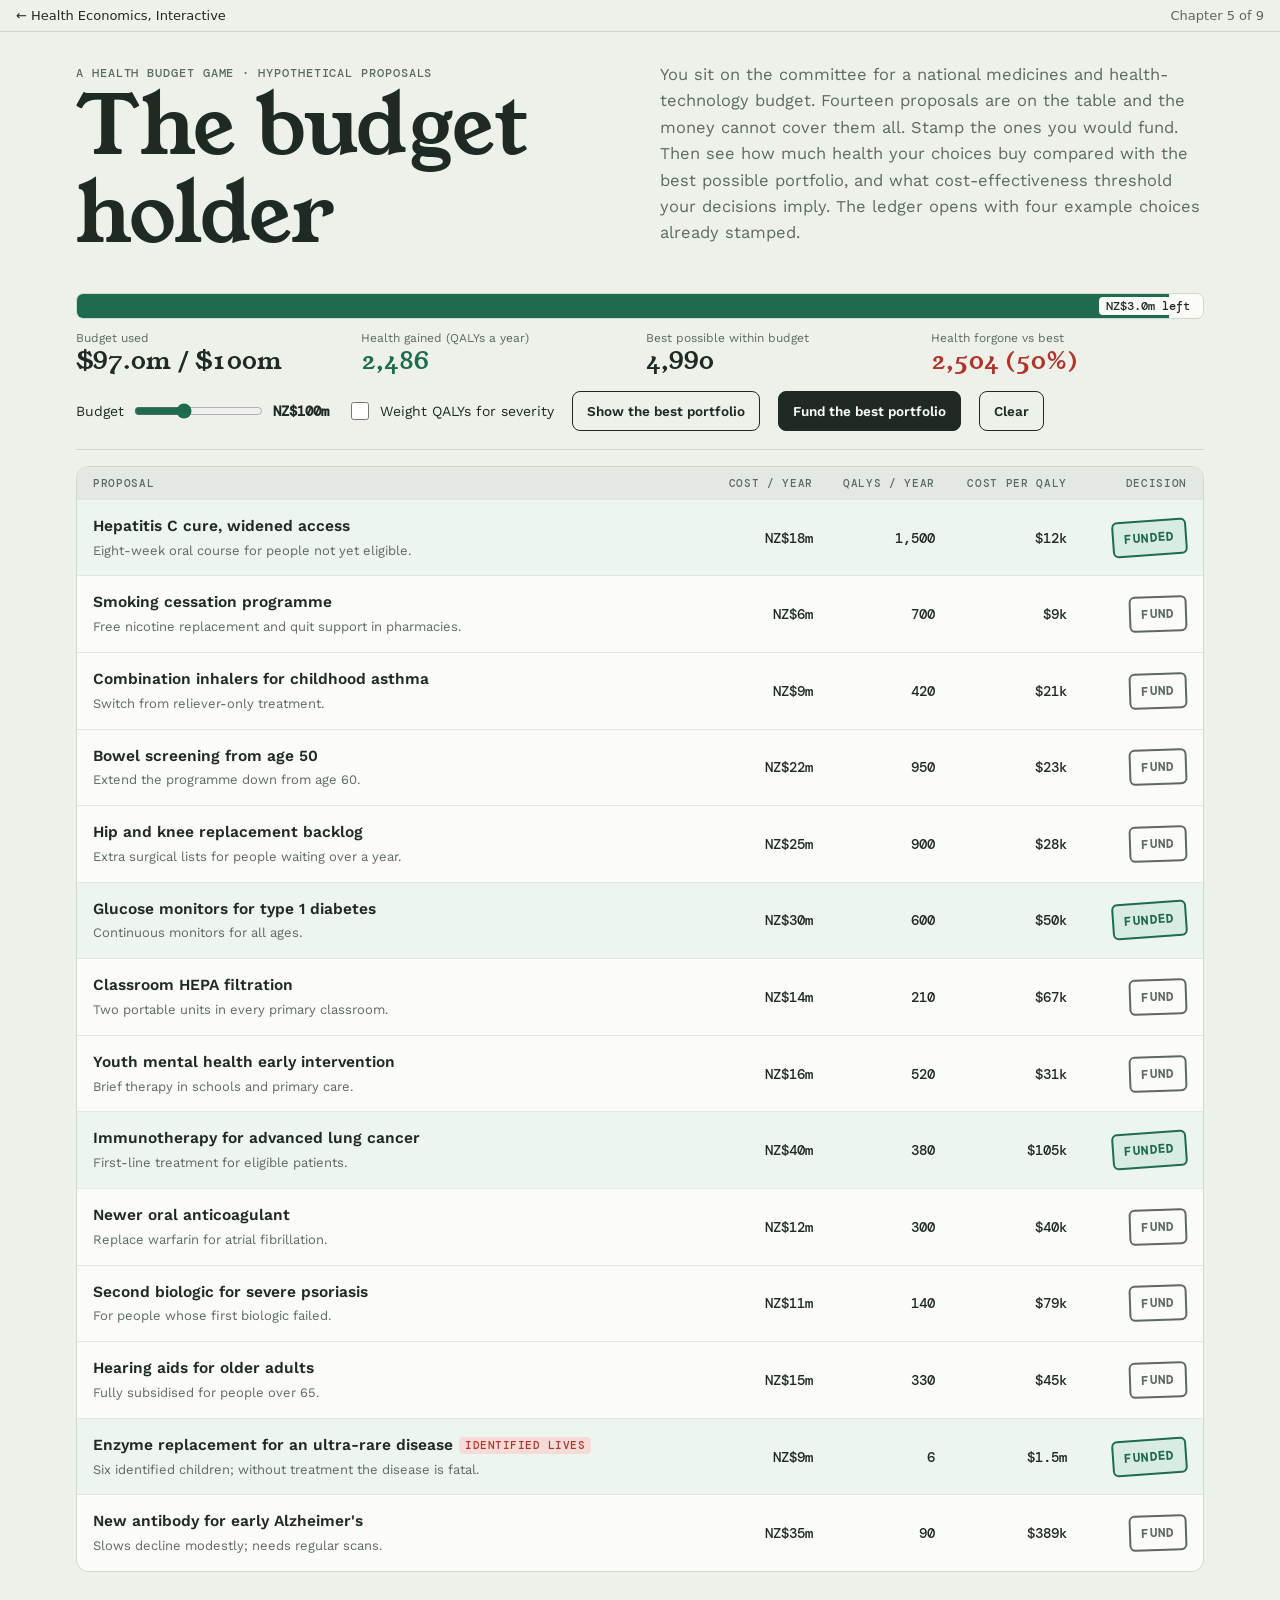
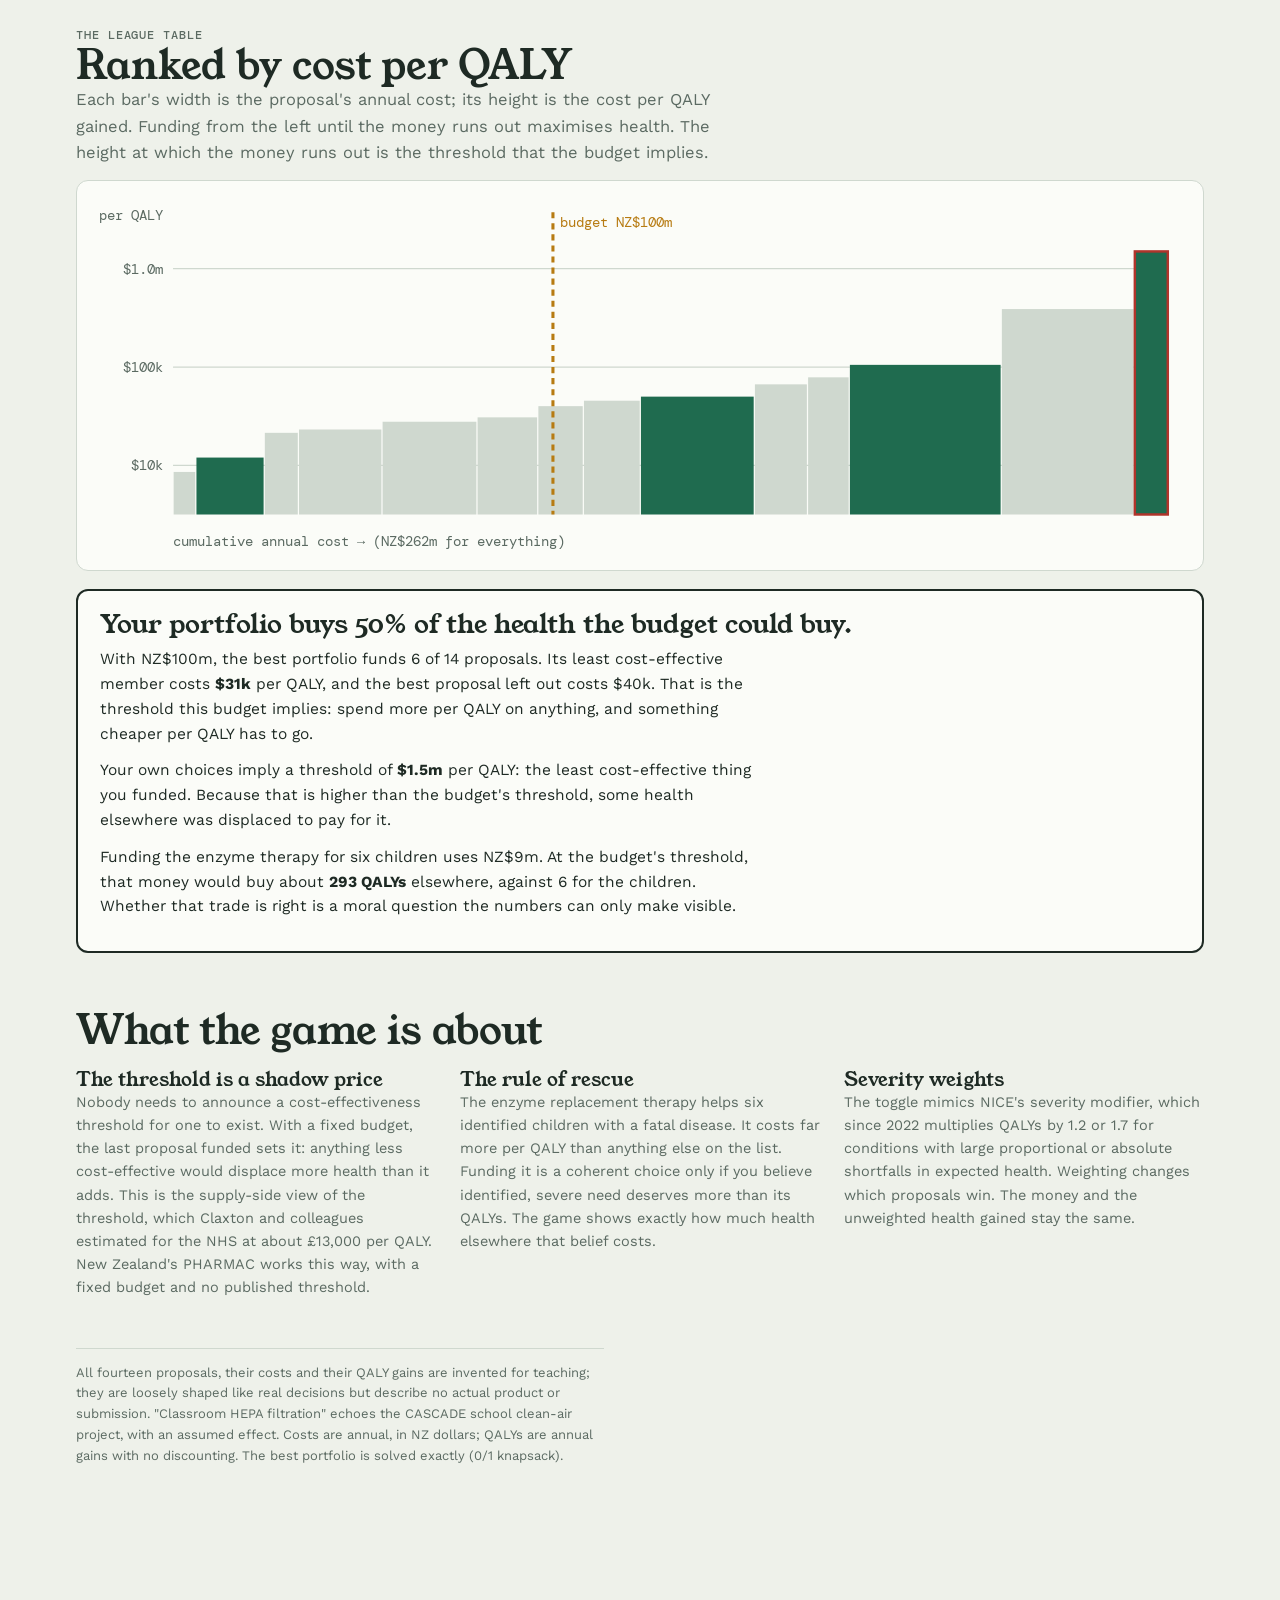
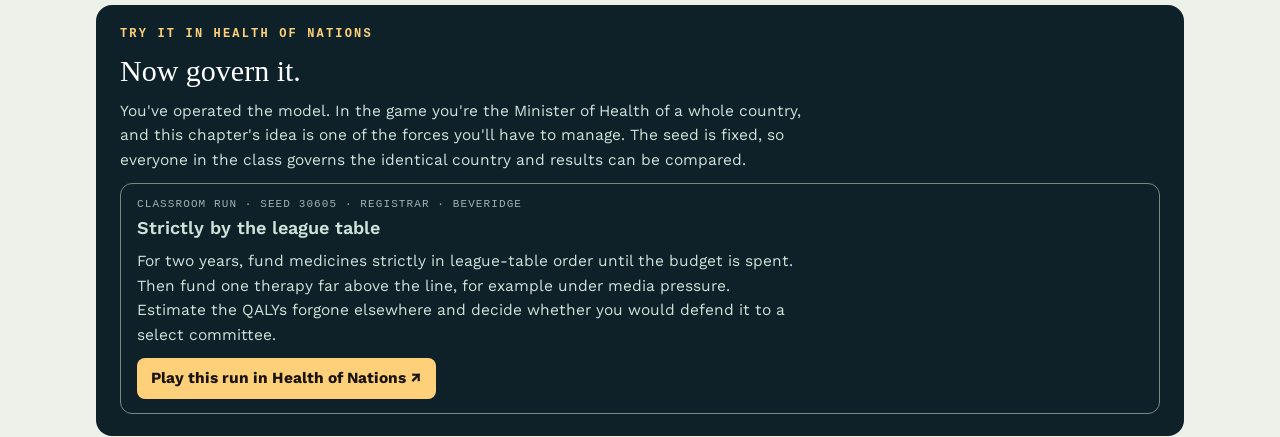
<file: course/budget.html>
<!doctype html>
<html lang="en"><head><meta charset="utf-8"><meta name="viewport" content="width=device-width,initial-scale=1,viewport-fit=cover"><title>The Budget Holder</title>
<meta name="claude:viewport-fit-sides" content="cover">
<link rel="preconnect" href="https://fonts.googleapis.com"><link rel="preconnect" href="https://fonts.gstatic.com" crossorigin>
<link rel="stylesheet" href="https://fonts.googleapis.com/css2?family=Young+Serif&family=Work+Sans:wght@400;500;600;700&family=DM+Mono:wght@400;500&display=swap">
<style>
/* Layout: a committee ledger. Proposals are ruled ledger rows; a budget meter runs across the top like a fuel gauge; decisions are rubber stamps. */
:root{
  --bg:#eef1ea; --paper:#fbfcf8; --ink:#1e2a24; --muted:#5b6a62; --line:#cfd8cf; --rule:#e3e9e2;
  --fund:#1f6b4f; --fund-soft:#d9ece2; --stamp:#b0342b; --stamp-soft:#f6dcd8; --amber:#b77b12; --amber-soft:#f5e7c8;
  --display:"Young Serif",Georgia,serif; --body:"Work Sans","Segoe UI",system-ui,sans-serif; --mono:"DM Mono",ui-monospace,monospace;
}
@media (prefers-color-scheme: dark){:root:not([data-theme="light"]){
  --bg:#121815; --paper:#18201c; --ink:#e4ebe6; --muted:#9fb0a7; --line:#2c3832; --rule:#222c27;
  --fund:#5cc79b; --fund-soft:#1c3a2d; --stamp:#f07b70; --stamp-soft:#3b211f; --amber:#e6b450; --amber-soft:#3a2f17; color-scheme:dark}}
:root[data-theme="dark"]{
  --bg:#121815; --paper:#18201c; --ink:#e4ebe6; --muted:#9fb0a7; --line:#2c3832; --rule:#222c27;
  --fund:#5cc79b; --fund-soft:#1c3a2d; --stamp:#f07b70; --stamp-soft:#3b211f; --amber:#e6b450; --amber-soft:#3a2f17; color-scheme:dark}
*{box-sizing:border-box}
body{background:var(--bg);color:var(--ink);font:15.5px/1.6 var(--body);margin:0}
.wrap{max-width:1160px;margin:0 auto;padding-block:30px 70px;padding-left:max(16px,env(safe-area-inset-left,0px));padding-right:max(16px,env(safe-area-inset-right,0px))}
h1,h2,h3{font-family:var(--display);font-weight:400;margin:0;line-height:1.08;text-wrap:balance}
h1{font-size:clamp(44px,7vw,82px)}h2{font-size:clamp(28px,3.5vw,40px)}h3{font-size:19px}
p{margin:0 0 12px;max-width:66ch}
.tag{font:500 11.5px/1.4 var(--mono);letter-spacing:.08em;text-transform:uppercase;color:var(--muted)}
:focus-visible{outline:3px solid var(--amber);outline-offset:3px}
.top{display:grid;grid-template-columns:minmax(0,1fr) minmax(0,1fr);gap:40px;align-items:end;margin-bottom:22px}
.top p{color:var(--muted);font-size:16.5px}
/* Sticky dashboard */
.dash{position:sticky;top:env(safe-area-inset-top,0px);z-index:5;background:var(--bg);padding:12px 0 14px;border-bottom:1px solid var(--line)}
body::before{content:"";position:fixed;inset:0 0 auto;height:env(safe-area-inset-top,0px);z-index:10;background:var(--bg)}
.meter{position:relative;height:26px;border-radius:7px;background:var(--paper);border:1px solid var(--line);overflow:hidden}
.meter .fill{position:absolute;inset:0 auto 0 0;background:var(--fund);transition:width .35s}
.meter.over .fill{background:var(--stamp)}
.meter .opt{position:absolute;top:-2px;bottom:-2px;width:2px;background:var(--amber)}
.meter span{position:absolute;right:6px;top:50%;transform:translateY(-50%);font:500 12px var(--mono);color:var(--ink);background:var(--paper);padding:1px 7px;border-radius:4px}
.stats{display:grid;grid-template-columns:repeat(4,minmax(0,1fr));gap:12px;margin-top:10px}
.stat span{display:block;font-size:12px;color:var(--muted)}
.stat b{font:400 24px/1.15 var(--display);font-variant-numeric:tabular-nums}
.stat.good b{color:var(--fund)}.stat.bad b{color:var(--stamp)}
.controls{display:flex;flex-wrap:wrap;gap:10px 18px;align-items:center;margin:14px 0 4px}
.controls label{display:flex;align-items:center;gap:8px;font-size:14px}
.controls input[type=checkbox]{width:18px;height:18px;accent-color:var(--fund)}
.controls input[type=range]{accent-color:var(--fund)}
.btn{all:unset;cursor:pointer;border:1px solid var(--ink);border-radius:8px;padding:8px 14px;font:600 13.5px var(--body);min-height:40px;box-sizing:border-box;display:inline-flex;align-items:center}
.btn.primary{background:var(--ink);color:var(--paper)}
.btn:focus-visible{outline:3px solid var(--amber)}
/* Ledger */
.ledger{margin-top:16px;background:var(--paper);border:1px solid var(--line);border-radius:12px;overflow:hidden}
.row{display:grid;grid-template-columns:minmax(0,1fr) 110px 110px 120px 108px;gap:12px;align-items:center;padding:14px 16px;border-top:1px solid var(--rule);position:relative}
.row:first-child{border-top:0}
.row.head{background:var(--rule);font:500 11px var(--mono);letter-spacing:.06em;text-transform:uppercase;color:var(--muted);padding-block:9px}
.row .name b{font-weight:600}
.row .name p{margin:2px 0 0;font-size:13px;color:var(--muted)}
.row .num{font:500 14px var(--mono);text-align:right;font-variant-numeric:tabular-nums}
.row .icer{font:500 14px var(--mono);text-align:right}
.chip{display:inline-block;font:500 10.5px var(--mono);letter-spacing:.05em;text-transform:uppercase;padding:2px 6px;border-radius:4px;margin-left:6px;vertical-align:1px}
.chip.sev{background:var(--amber-soft);color:var(--amber)}
.chip.rescue{background:var(--stamp-soft);color:var(--stamp)}
.chip.opt{background:var(--fund-soft);color:var(--fund)}
.stampbtn{all:unset;cursor:pointer;justify-self:end;border:2px solid var(--muted);color:var(--muted);border-radius:6px;padding:6px 10px;font:700 12px var(--mono);letter-spacing:.12em;text-transform:uppercase;transform:rotate(-2deg);min-height:36px;box-sizing:border-box;display:inline-flex;align-items:center}
.stampbtn[aria-pressed="true"]{border-color:var(--fund);color:var(--fund);background:var(--fund-soft);transform:rotate(-4deg)}
.stampbtn:focus-visible{outline:3px solid var(--amber)}
.row.funded{background:color-mix(in srgb,var(--fund-soft) 45%,transparent)}
.row.showopt.inopt::before{content:"";position:absolute;left:0;top:0;bottom:0;width:4px;background:var(--amber)}
/* League */
section{margin-top:56px}
.lede{color:var(--muted);font-size:16.5px}
.chart{background:var(--paper);border:1px solid var(--line);border-radius:12px;padding:14px 10px 6px;margin-top:14px;overflow-x:auto}
#league{display:block;width:100%;min-width:640px;height:auto}
#league text{font:400 11px var(--mono);fill:var(--muted)}
.verdict{border:2px solid var(--ink);border-radius:12px;padding:20px 22px;margin-top:18px;background:var(--paper)}
.verdict h3{font-size:26px;margin-bottom:8px}
.cols{display:grid;grid-template-columns:repeat(3,minmax(0,1fr));gap:24px;margin-top:18px}
.cols p{font-size:14.5px;color:var(--muted)}
.foot{font-size:13px;color:var(--muted);margin-top:36px;border-top:1px solid var(--line);padding-top:14px}
@media(max-width:860px){.top,.cols{grid-template-columns:1fr}.stats{grid-template-columns:1fr 1fr}.row{grid-template-columns:minmax(0,1fr) auto;gap:6px 12px}.row.head{display:none}.row .num,.row .icer{text-align:left;font-size:12.5px}.row .num::before,.row .icer::before{content:attr(data-l);color:var(--muted);margin-right:6px}.row .stampbtn{grid-row:1;grid-column:2}}
@media(prefers-reduced-motion:reduce){*{transition:none!important}}
</style>

</head><body><nav style="position:sticky;top:0;z-index:20;display:flex;justify-content:space-between;gap:12px;padding:8px max(16px,env(safe-area-inset-left,0px));background:color-mix(in srgb,var(--bg,#fff) 92%,transparent);backdrop-filter:blur(6px);border-bottom:1px solid var(--line,#ddd);font:500 13px system-ui,sans-serif"><a href="./" style="color:inherit;text-decoration:none">← Health Economics, Interactive</a><span style="opacity:.7">Chapter 5 of 9</span></nav><div class="wrap">
  <div class="top">
    <div><div class="tag">A health budget game · hypothetical proposals</div><h1>The budget<br>holder</h1></div>
    <p>You sit on the committee for a national medicines and health-technology budget. Fourteen proposals are on the table and the money cannot cover them all. Stamp the ones you would fund. Then see how much health your choices buy compared with the best possible portfolio, and what cost-effectiveness threshold your decisions imply. The ledger opens with four example choices already stamped.</p>
  </div>

  <div class="dash" aria-live="polite">
    <div class="meter" id="meter"><div class="fill" id="fill"></div><div class="opt" id="optmark" hidden></div><span id="meter-t"></span></div>
    <div class="stats">
      <div class="stat"><span>Budget used</span><b id="s-spend">—</b></div>
      <div class="stat good"><span>Health gained (QALYs a year)</span><b id="s-q">—</b></div>
      <div class="stat"><span>Best possible within budget</span><b id="s-best">—</b></div>
      <div class="stat bad"><span>Health forgone vs best</span><b id="s-lost">—</b></div>
    </div>
    <div class="controls">
      <label for="budget">Budget <input id="budget" type="range" min="40" max="200" step="5" value="100"> <b id="budget-o" style="font-family:var(--mono)">NZ$100m</b></label>
      <label><input type="checkbox" id="severity"> Weight QALYs for severity</label>
      <button type="button" class="btn" id="showopt">Show the best portfolio</button>
      <button type="button" class="btn primary" id="fundbest">Fund the best portfolio</button>
      <button type="button" class="btn" id="clear">Clear</button>
    </div>
  </div>

  <div class="ledger" role="table" aria-label="Funding proposals" id="ledger"></div>

  <section aria-labelledby="league-h">
    <div class="tag">The league table</div>
    <h2 id="league-h">Ranked by cost per QALY</h2>
    <p class="lede">Each bar's width is the proposal's annual cost; its height is the cost per QALY gained. Funding from the left until the money runs out maximises health. The height at which the money runs out is the threshold that the budget implies.</p>
    <div class="chart"><svg id="league" viewBox="0 0 900 300" role="img" aria-label="Proposals ranked by cost per QALY, widths proportional to cost"></svg></div>
    <div class="verdict" id="verdict"></div>
  </section>

  <section aria-labelledby="lessons-h">
    <h2 id="lessons-h">What the game is about</h2>
    <div class="cols">
      <div><h3>The threshold is a shadow price</h3><p>Nobody needs to announce a cost-effectiveness threshold for one to exist. With a fixed budget, the last proposal funded sets it: anything less cost-effective would displace more health than it adds. This is the supply-side view of the threshold, which Claxton and colleagues estimated for the NHS at about £13,000 per QALY. New Zealand's PHARMAC works this way, with a fixed budget and no published threshold.</p></div>
      <div><h3>The rule of rescue</h3><p>The enzyme replacement therapy helps six identified children with a fatal disease. It costs far more per QALY than anything else on the list. Funding it is a coherent choice only if you believe identified, severe need deserves more than its QALYs. The game shows exactly how much health elsewhere that belief costs.</p></div>
      <div><h3>Severity weights</h3><p>The toggle mimics NICE's severity modifier, which since 2022 multiplies QALYs by 1.2 or 1.7 for conditions with large proportional or absolute shortfalls in expected health. Weighting changes which proposals win. The money and the unweighted health gained stay the same.</p></div>
    </div>
  </section>

  <p class="foot">All fourteen proposals, their costs and their QALY gains are invented for teaching; they are loosely shaped like real decisions but describe no actual product or submission. "Classroom HEPA filtration" echoes the CASCADE school clean-air project, with an assumed effect. Costs are annual, in NZ dollars; QALYs are annual gains with no discounting. The best portfolio is solved exactly (0/1 knapsack).</p>
</div>

<script>
(() => {
  const $ = id => document.getElementById(id);
  const fmt = (n, d = 0) => n.toLocaleString('en-NZ', {maximumFractionDigits: d, minimumFractionDigits: d});
  const money = n => n >= 1e6 ? `$${fmt(n / 1e6, n >= 1e7 ? 0 : 1)}m` : `$${fmt(n / 1e3)}k`;
  // cost NZ$m per year, QALYs per year, severity weight (NICE-style 1, 1.2, 1.7)
  const P = [
    {id: 'hepc', n: 'Hepatitis C cure, widened access', d: 'Eight-week oral course for people not yet eligible.', c: 18, q: 1500, w: 1},
    {id: 'smoke', n: 'Smoking cessation programme', d: 'Free nicotine replacement and quit support in pharmacies.', c: 6, q: 700, w: 1},
    {id: 'asthma', n: 'Combination inhalers for childhood asthma', d: 'Switch from reliever-only treatment.', c: 9, q: 420, w: 1},
    {id: 'bowel', n: 'Bowel screening from age 50', d: 'Extend the programme down from age 60.', c: 22, q: 950, w: 1.2},
    {id: 'hip', n: 'Hip and knee replacement backlog', d: 'Extra surgical lists for people waiting over a year.', c: 25, q: 900, w: 1},
    {id: 'cgm', n: 'Glucose monitors for type 1 diabetes', d: 'Continuous monitors for all ages.', c: 30, q: 600, w: 1},
    {id: 'hepa', n: 'Classroom HEPA filtration', d: 'Two portable units in every primary classroom.', c: 14, q: 210, w: 1},
    {id: 'mh', n: 'Youth mental health early intervention', d: 'Brief therapy in schools and primary care.', c: 16, q: 520, w: 1.2},
    {id: 'immuno', n: 'Immunotherapy for advanced lung cancer', d: 'First-line treatment for eligible patients.', c: 40, q: 380, w: 1.7},
    {id: 'anticoag', n: 'Newer oral anticoagulant', d: 'Replace warfarin for atrial fibrillation.', c: 12, q: 300, w: 1},
    {id: 'psoriasis', n: 'Second biologic for severe psoriasis', d: 'For people whose first biologic failed.', c: 11, q: 140, w: 1},
    {id: 'hearing', n: 'Hearing aids for older adults', d: 'Fully subsidised for people over 65.', c: 15, q: 330, w: 1},
    {id: 'ert', n: 'Enzyme replacement for an ultra-rare disease', d: 'Six identified children; without treatment the disease is fatal.', c: 9, q: 6, w: 1.7, rescue: true},
    {id: 'dementia', n: 'New antibody for early Alzheimer\'s', d: 'Slows decline modestly; needs regular scans.', c: 35, q: 90, w: 1.2}
  ];
  let budget = 100, sev = false, showOpt = false;
  const funded = new Set();
  try { JSON.parse(localStorage.getItem('budget-holder') || '[]').forEach(id => funded.add(id)); } catch {}
  const save = () => { try { localStorage.setItem('budget-holder', JSON.stringify([...funded])); } catch {} };
  const qOf = p => p.q * (sev ? p.w : 1);
  const icer = p => p.c * 1e6 / qOf(p);
  function best(B) { // exact 0/1 knapsack in $0.5m units
    const U = Math.round(B * 2), n = P.length, dp = Array.from({length: n + 1}, () => new Float64Array(U + 1));
    for (let i = 1; i <= n; i++) { const w = Math.round(P[i - 1].c * 2), v = qOf(P[i - 1]);
      for (let u = 0; u <= U; u++) dp[i][u] = Math.max(dp[i - 1][u], u >= w ? dp[i - 1][u - w] + v : -1); }
    const set = new Set(); let u = U;
    for (let i = n; i >= 1; i--) if (dp[i][u] !== dp[i - 1][u]) { set.add(P[i - 1].id); u -= Math.round(P[i - 1].c * 2); }
    return {set, q: dp[n][U]};
  }
  function render() {
    const opt = best(budget), spend = P.filter(p => funded.has(p.id)).reduce((a, p) => a + p.c, 0), q = P.filter(p => funded.has(p.id)).reduce((a, p) => a + qOf(p), 0);
    const over = spend > budget;
    $('fill').style.width = `${Math.min(100, spend / budget * 100)}%`; $('meter').classList.toggle('over', over);
    $('meter-t').textContent = over ? `Over budget by NZ$${fmt(spend - budget, 1)}m` : `NZ$${fmt(budget - spend, 1)}m left`;
    $('s-spend').textContent = `$${fmt(spend, 1)}m / $${budget}m`;
    $('s-q').textContent = fmt(q);
    $('s-best').textContent = fmt(opt.q);
    $('s-lost').textContent = over ? 'over budget' : `${fmt(Math.max(0, opt.q - q))} (${fmt(opt.q ? Math.max(0, opt.q - q) / opt.q * 100 : 0)}%)`;
    $('budget-o').textContent = `NZ$${budget}m`;
    const unit = sev ? 'weighted QALY' : 'QALY';
    $('ledger').innerHTML = `<div class="row head" role="row"><span role="columnheader">Proposal</span><span role="columnheader" style="text-align:right">Cost / year</span><span role="columnheader" style="text-align:right">${sev ? 'Weighted QALYs' : 'QALYs / year'}</span><span role="columnheader" style="text-align:right">Cost per ${unit}</span><span role="columnheader" style="text-align:right">Decision</span></div>` +
      P.map(p => `<div class="row ${funded.has(p.id) ? 'funded' : ''} ${showOpt ? 'showopt' : ''} ${opt.set.has(p.id) ? 'inopt' : ''}" role="row">
        <div class="name" role="cell"><b>${p.n}</b>${p.w > 1 && sev ? `<span class="chip sev">severity ×${p.w}</span>` : ''}${p.rescue ? '<span class="chip rescue">identified lives</span>' : ''}${showOpt && opt.set.has(p.id) ? '<span class="chip opt">in best portfolio</span>' : ''}<p>${p.d}</p></div>
        <div class="num" role="cell" data-l="Cost">NZ$${fmt(p.c)}m</div>
        <div class="num" role="cell" data-l="QALYs">${fmt(qOf(p))}</div>
        <div class="icer" role="cell" data-l="Per QALY">${money(icer(p))}</div>
        <button type="button" class="stampbtn" data-id="${p.id}" aria-pressed="${funded.has(p.id)}" aria-label="${funded.has(p.id) ? 'Unfund' : 'Fund'} ${p.n}">${funded.has(p.id) ? 'Funded' : 'Fund'}</button></div>`).join('');
    $('showopt').textContent = showOpt ? 'Hide the best portfolio' : 'Show the best portfolio';
    league(opt);
    verdict(opt, spend, q, over);
  }
  function league(opt) {
    const css = n => getComputedStyle(document.documentElement).getPropertyValue(n).trim();
    const sorted = [...P].sort((a, b) => icer(a) - icer(b)), total = sorted.reduce((a, p) => a + p.c, 0);
    const W = 900, H = 300, L = 70, R = 20, T = 20, B = 40, maxLog = 6.5, minLog = 3.5;
    const X = c => L + c / total * (W - L - R), Y = v => T + (1 - (Math.log10(v) - minLog) / (maxLog - minLog)) * (H - T - B);
    let x = 0, out = '';
    [1e4, 1e5, 1e6].forEach(v => out += `<path d="M${L} ${Y(v)}H${W - R}" stroke="${css('--line')}"/><text x="${L - 8}" y="${Y(v) + 4}" text-anchor="end">${money(v)}</text>`);
    for (const p of sorted) {
      const y = Y(Math.max(10 ** minLog, Math.min(10 ** maxLog, icer(p)))), on = funded.has(p.id);
      out += `<rect x="${X(x) + .5}" y="${y}" width="${Math.max(1, X(x + p.c) - X(x) - 1)}" height="${H - B - y}" fill="${on ? css('--fund') : css('--line')}" ${p.rescue ? `stroke="${css('--stamp')}" stroke-width="2"` : ''}><title>${p.n}: ${money(icer(p))} per QALY</title></rect>`;
      x += p.c;
    }
    out += `<path d="M${X(budget)} ${T - 6}V${H - B}" stroke="${css('--amber')}" stroke-width="2.5" stroke-dasharray="5 4"/><text x="${X(budget) + 6}" y="${T + 6}" style="fill:${css('--amber')}">budget NZ$${budget}m</text>`;
    out += `<text x="${L}" y="${H - 14}">cumulative annual cost → (NZ$${fmt(total)}m for everything)</text><text x="${L - 60}" y="${T}" >per QALY</text>`;
    $('league').innerHTML = out;
  }
  function verdict(opt, spend, q, over) {
    const optItems = P.filter(p => opt.set.has(p.id)), outItems = P.filter(p => !opt.set.has(p.id));
    const thr = Math.max(...optItems.map(icer)), next = Math.min(...outItems.map(icer));
    const mine = P.filter(p => funded.has(p.id)), myThr = mine.length ? Math.max(...mine.map(icer)) : 0;
    const rescue = funded.has('ert'), ertCost = P.find(p => p.id === 'ert');
    const swap = rescue ? Math.round(ertCost.c * 1e6 / thr) : 0;
    $('verdict').innerHTML = `<h3>${over ? 'You are over budget.' : !mine.length ? 'Stamp some proposals to see your verdict.' : opt.q - q < 1 ? 'You found the best portfolio.' : `Your portfolio buys ${fmt(q / opt.q * 100)}% of the health the budget could buy.`}</h3>
      <p>With NZ$${budget}m, the best portfolio funds ${optItems.length} of ${P.length} proposals. Its least cost-effective member costs <b>${money(thr)}</b> per ${sev ? 'weighted ' : ''}QALY${isFinite(next) ? `, and the best proposal left out costs ${money(next)}` : ''}. That is the threshold this budget implies: spend more per QALY on anything, and something cheaper per QALY has to go.</p>
      ${mine.length && !over ? `<p>Your own choices imply a threshold of <b>${money(myThr)}</b> per QALY: the least cost-effective thing you funded.${myThr > thr * 1.05 ? ' Because that is higher than the budget\'s threshold, some health elsewhere was displaced to pay for it.' : ''}</p>` : ''}
      ${rescue ? `<p>Funding the enzyme therapy for six children uses NZ$${ertCost.c}m. At the budget's threshold, that money would buy about <b>${fmt(swap)} QALYs</b> elsewhere, against ${fmt(qOf(ertCost))} for the children. Whether that trade is right is a moral question the numbers can only make visible.</p>` : ''}`;
  }
  $('ledger').addEventListener('click', e => { const b = e.target.closest('[data-id]'); if (!b) return; const id = b.dataset.id; funded.has(id) ? funded.delete(id) : funded.add(id); save(); render(); document.querySelector(`[data-id="${id}"]`)?.focus(); });
  $('budget').addEventListener('input', e => { budget = Number(e.target.value); render(); });
  $('severity').addEventListener('change', e => { sev = e.target.checked; render(); });
  $('showopt').addEventListener('click', () => { showOpt = !showOpt; render(); });
  $('fundbest').addEventListener('click', () => { funded.clear(); best(budget).set.forEach(id => funded.add(id)); save(); render(); });
  $('clear').addEventListener('click', () => { funded.clear(); save(); render(); });
  if (!funded.size) ['immuno', 'hepc', 'cgm', 'ert'].forEach(id => funded.add(id)); // example starting choices
  const rerender = () => render();
  matchMedia('(prefers-color-scheme: dark)').addEventListener?.('change', rerender);
  new MutationObserver(rerender).observe(document.documentElement, {attributes: true, attributeFilter: ['data-theme']});
  render();
})();
</script>
<section id="play" style="margin:56px auto 0;max-width:1120px;padding-left:max(16px,env(safe-area-inset-left,0px));padding-right:max(16px,env(safe-area-inset-right,0px))"><div style="border-radius:16px;padding:22px 24px;background:#0e2129;color:#cde3da"><div style="font:600 12px ui-monospace,monospace;letter-spacing:.18em;color:#ffd07a">TRY IT IN HEALTH OF NATIONS</div><div style="font-size:clamp(22px,3vw,30px);font-family:Georgia,serif;margin:6px 0 4px;color:#fff">Now govern it.</div><p style="margin:0;line-height:1.6;max-width:70ch">You've operated the model. In the game you're the Minister of Health of a whole country, and this chapter's idea is one of the forces you'll have to manage. The seed is fixed, so everyone in the class governs the identical country and results can be compared.</p><div style="border:1px solid #7a8a80;border-radius:12px;padding:14px 16px;margin-top:10px"><div style="font:500 11px ui-monospace,monospace;letter-spacing:.1em;text-transform:uppercase;opacity:.75">Classroom run · seed 30605 · registrar · beveridge</div><div style="font-size:18px;font-weight:600;margin:4px 0 6px">Strictly by the league table</div><p style="margin:0 0 10px;line-height:1.6">For two years, fund medicines strictly in league-table order until the budget is spent. Then fund one therapy far above the line, for example under media pressure. Estimate the QALYs forgone elsewhere and decide whether you would defend it to a select committee.</p><a data-game="?assignment=a5" href="#" target="_blank" rel="noopener" style="display:inline-block;background:#ffd07a;color:#1a1408;font-weight:700;text-decoration:none;border-radius:8px;padding:8px 14px">Play this run in Health of Nations ↗</a></div></div></section><script>(()=>{const live='https://austinhendersoneconomist.github.io/health-of-nations-play/';const local=/github\.io$|^localhost$|^127\.0\.0\.1$/.test(location.hostname)&&!/\/artifact\//.test(location.pathname);const base=local?'../':live;document.querySelectorAll('[data-game]').forEach(a=>{a.href=base+(a.dataset.game||'')});})();</script></body></html>
</file>
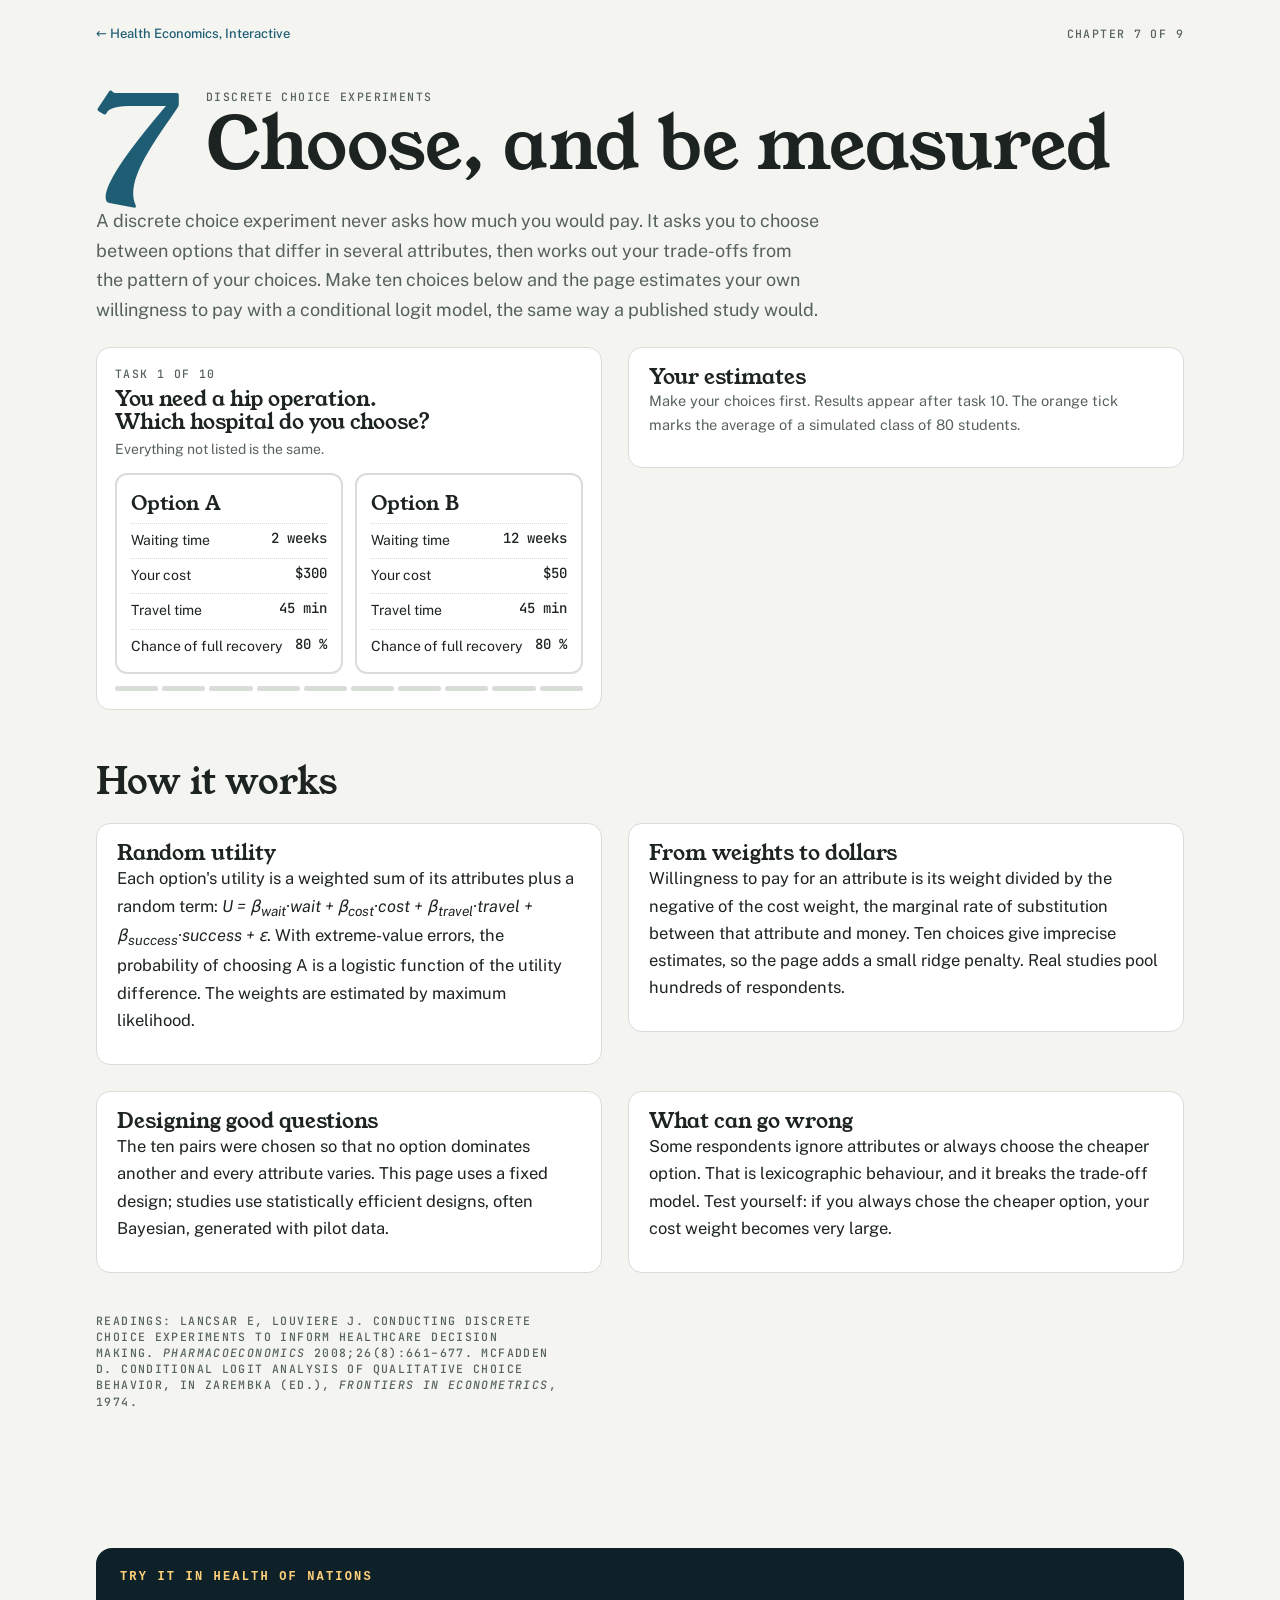
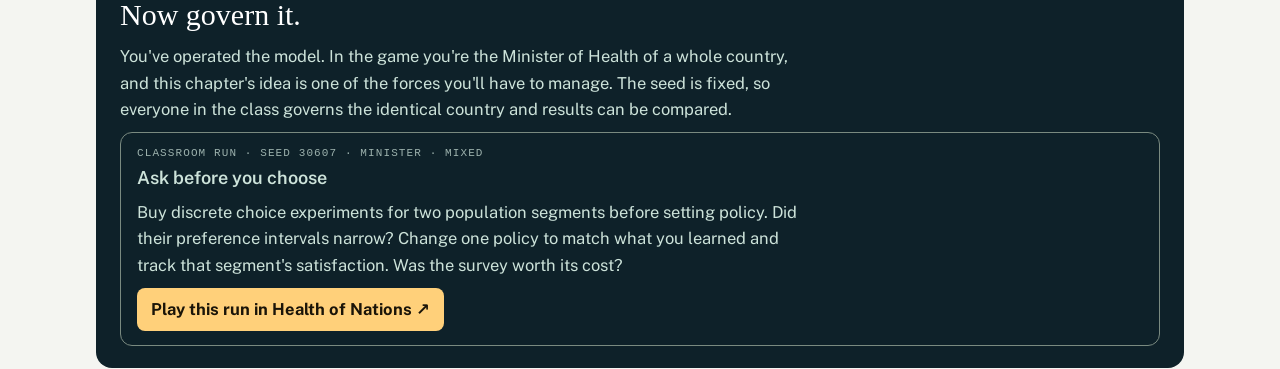
<file: course/dce.html>
<!doctype html>
<html lang="en"><head><meta charset="utf-8"><meta name="viewport" content="width=device-width,initial-scale=1,viewport-fit=cover">
<title>Choose and Be Measured</title>
<link rel="preconnect" href="https://fonts.googleapis.com"><link rel="preconnect" href="https://fonts.gstatic.com" crossorigin>
<link rel="stylesheet" href="https://fonts.googleapis.com/css2?family=Young+Serif&family=Public+Sans:wght@400;500;600&family=JetBrains+Mono:wght@400;500&display=swap">
<link rel="stylesheet" href="course.css"><style>:root{padding-top:env(safe-area-inset-top,0px);padding-bottom:env(safe-area-inset-bottom,0px)}
.task{background:var(--card);border:1px solid var(--line);border-radius:14px;padding:18px}
.opts{display:grid;grid-template-columns:1fr 1fr;gap:12px;margin-top:12px}
.opt{all:unset;cursor:pointer;border:2px solid var(--line);border-radius:12px;padding:14px;box-sizing:border-box;display:grid;gap:6px}
.opt:hover{border-color:var(--accent)}.opt:focus-visible{outline:3px solid var(--accent2)}
.opt b{font:400 20px var(--display)}
.opt div{display:flex;justify-content:space-between;gap:10px;font-size:14px;border-top:1px dotted var(--line);padding-top:5px}
.opt div span:last-child{font:500 14px var(--mono)}
.prog{display:flex;gap:4px;margin-top:12px}.prog i{flex:1;height:5px;border-radius:3px;background:var(--line)}.prog i.d{background:var(--accent)}
.bars{display:grid;gap:10px;margin-top:10px}
.bar{display:grid;grid-template-columns:150px minmax(0,1fr) 110px;gap:10px;align-items:center;font-size:14px}
.bar .t{height:14px;background:var(--line);border-radius:7px;position:relative;overflow:hidden}
.bar .t b{position:absolute;top:0;bottom:0;background:var(--accent);border-radius:7px}
.bar .t i{position:absolute;top:-2px;bottom:-2px;width:3px;background:var(--accent2)}
.bar span:last-child{font:500 13.5px var(--mono);text-align:right}
@media(max-width:520px){.opts{grid-template-columns:1fr}.bar{grid-template-columns:110px minmax(0,1fr) 90px}}
</style></head>
<body><div class="wrap">
<div class="crumb"><a href="./">← Health Economics, Interactive</a><span class="lab">Chapter 7 of 9</span></div>
<div class="chapter-head"><div class="numeral">7</div><div><div class="lab">Discrete choice experiments</div><h1>Choose, and be measured</h1></div></div>
<p class="lede">A discrete choice experiment never asks how much you would pay. It asks you to choose between options that differ in several attributes, then works out your trade-offs from the pattern of your choices. Make ten choices below and the page estimates your own willingness to pay with a conditional logit model, the same way a published study would.</p>

<div class="grid2">
  <div class="task" id="task" aria-live="polite"></div>
  <div class="panel">
    <h3>Your estimates</h3>
    <p style="font-size:14.5px;color:var(--muted)" id="est-note">Make your choices first. Results appear after task 10. The orange tick marks the average of a simulated class of 80 students.</p>
    <div class="bars" id="bars"></div>
    <div class="callout" id="interp" hidden></div>
  </div>
</div>
<section>
  <h2>How it works</h2>
  <div class="grid2">
    <div class="panel"><h3>Random utility</h3><p>Each option's utility is a weighted sum of its attributes plus a random term: <i>U = β<sub>wait</sub>·wait + β<sub>cost</sub>·cost + β<sub>travel</sub>·travel + β<sub>success</sub>·success + ε</i>. With extreme-value errors, the probability of choosing A is a logistic function of the utility difference. The weights are estimated by maximum likelihood.</p></div>
    <div class="panel"><h3>From weights to dollars</h3><p>Willingness to pay for an attribute is its weight divided by the negative of the cost weight, the marginal rate of substitution between that attribute and money. Ten choices give imprecise estimates, so the page adds a small ridge penalty. Real studies pool hundreds of respondents.</p></div>
    <div class="panel"><h3>Designing good questions</h3><p>The ten pairs were chosen so that no option dominates another and every attribute varies. This page uses a fixed design; studies use statistically efficient designs, often Bayesian, generated with pilot data.</p></div>
    <div class="panel"><h3>What can go wrong</h3><p>Some respondents ignore attributes or always choose the cheaper option. That is lexicographic behaviour, and it breaks the trade-off model. Test yourself: if you always chose the cheaper option, your cost weight becomes very large.</p></div>
  </div>
</section>
<p class="lab" style="margin-top:40px">Readings: Lancsar E, Louviere J. Conducting discrete choice experiments to inform healthcare decision making. <i>PharmacoEconomics</i> 2008;26(8):661–677. McFadden D. Conditional logit analysis of qualitative choice behavior, in Zarembka (ed.), <i>Frontiers in Econometrics</i>, 1974.</p>
</div>
<script>
(() => {
  const $ = id => document.getElementById(id);
  const fmt = (n, d = 0) => n.toLocaleString('en-NZ', {maximumFractionDigits: d, minimumFractionDigits: d});
  // attributes: wait (weeks), cost ($), travel (min), success (%)
  const ATTR = [['Waiting time', 'weeks', 'wait'], ['Your cost', '$', 'cost'], ['Travel time', 'min', 'travel'], ['Chance of full recovery', '%', 'success']];
  const D = [ // [A, B] each [wait, cost, travel, success]
    [[2, 300, 45, 80], [12, 50, 45, 80]], [[6, 0, 90, 70], [6, 150, 15, 70]], [[12, 150, 15, 90], [2, 150, 90, 80]], [[6, 50, 45, 90], [2, 300, 15, 80]],
    [[2, 0, 90, 70], [12, 150, 15, 90]], [[6, 300, 15, 90], [12, 0, 45, 80]], [[12, 50, 90, 90], [6, 150, 45, 70]], [[2, 150, 45, 70], [6, 50, 90, 90]],
    [[6, 150, 90, 80], [12, 300, 15, 90]], [[12, 0, 15, 70], [2, 300, 90, 90]]
  ];
  // scale to "per unit": wait per week, cost per $100, travel per 10 min, success per 10 points
  const SC = [1, 100, 10, 10];
  const x = v => v.map((z, k) => z / SC[k]);
  let answers = [];
  try { const s = JSON.parse(localStorage.getItem('dce-answers') || '[]'); if (Array.isArray(s) && s.length <= 10) answers = s; } catch {}
  function fit(data, ridge = 0.05) { // data: [{d: diff vector A-B, y: 1 if A}] → beta via Newton
    let b = [0, 0, 0, 0];
    for (let it = 0; it < 50; it++) {
      const g = b.map((bk) => -ridge * bk), H = b.map((_, i) => b.map((_, j) => i === j ? -ridge : 0));
      for (const {d, y} of data) { const z = d.reduce((s, dk, k) => s + dk * b[k], 0), p = 1 / (1 + Math.exp(-z));
        d.forEach((dk, i) => { g[i] += (y - p) * dk; d.forEach((dl, j) => H[i][j] -= p * (1 - p) * dk * dl); }); }
      // solve H Δ = -g
      const A = H.map((row, i) => [...row.map(v => -v), g[i]]); const n = 4;
      for (let c = 0; c < n; c++) { let pv = c; for (let r = c + 1; r < n; r++) if (Math.abs(A[r][c]) > Math.abs(A[pv][c])) pv = r; [A[c], A[pv]] = [A[pv], A[c]];
        for (let r = c + 1; r < n; r++) { const f = A[r][c] / A[c][c]; for (let k = c; k <= n; k++) A[r][k] -= f * A[c][k]; } }
      const step = Array(n).fill(0); for (let r = n - 1; r >= 0; r--) { let s = A[r][n]; for (let k = r + 1; k < n; k++) s -= A[r][k] * step[k]; step[r] = s / A[r][r]; }
      b = b.map((v, i) => v + step[i]);
      if (Math.max(...step.map(Math.abs)) < 1e-6) break;
    }
    return b;
  }
  // simulated class with known preferences
  const TRUE = [-0.25, -0.9, -0.12, 0.8]; let seed = 11; const rnd = () => (seed = (seed * 16807) % 2147483647) / 2147483647;
  const classData = [];
  for (let s = 0; s < 80; s++) { const bi = TRUE.map(t => t * (0.6 + 0.8 * rnd()));
    D.forEach(([A, B]) => { const d = x(A).map((v, k) => v - x(B)[k]); const z = d.reduce((a, dk, k) => a + dk * bi[k], 0); classData.push({d, y: rnd() < 1 / (1 + Math.exp(-z)) ? 1 : 0}); }); }
  const classB = fit(classData, 0.001);
  const wtp = b => b.cost >= -1e-3 ? null : {wait: b.wait, travel: b.travel, success: b.success, cost: b.cost};
  const asObj = b => ({wait: b[0], cost: b[1], travel: b[2], success: b[3]});
  function task() {
    const i = answers.length;
    if (i >= D.length) { $('task').innerHTML = `<div class="lab">Done</div><h3 style="margin:6px 0 10px">Ten choices made</h3><p>Your trade-offs are estimated on the right.</p><button class="btn" id="redo" type="button">Start again</button>`; $('redo').onclick = () => { answers = []; save(); task(); results(); }; return; }
    const [A, B] = D[i];
    const card = (v, lab) => `<button class="opt" type="button" data-c="${lab}"><b>Option ${lab}</b>${ATTR.map(([n, u], k) => `<div><span>${n}</span><span>${u === '$' ? '$' + v[k] : v[k] + ' ' + u}</span></div>`).join('')}</button>`;
    $('task').innerHTML = `<div class="lab">Task ${i + 1} of ${D.length}</div><h3 style="margin:6px 0 4px">You need a hip operation. Which hospital do you choose?</h3><p style="font-size:14px;color:var(--muted);margin:0">Everything not listed is the same.</p><div class="opts">${card(A, 'A')}${card(B, 'B')}</div><div class="prog">${D.map((_, k) => `<i class="${k < i ? 'd' : ''}"></i>`).join('')}</div>`;
    document.querySelectorAll('.opt').forEach(o => o.onclick = () => { answers.push(o.dataset.c === 'A' ? 1 : 0); save(); task(); results(); });
  }
  const save = () => { try { localStorage.setItem('dce-answers', JSON.stringify(answers)); } catch {} };
  function results() {
    const cb = asObj(classB), cw = {wait: -cb.wait / -cb.cost * 100, travel: -cb.travel / -cb.cost * 100, success: cb.success / -cb.cost * 100};
    if (answers.length < D.length) { $('bars').innerHTML = ''; $('interp').hidden = true; return; }
    const data = D.map(([A, B], i) => ({d: x(A).map((v, k) => v - x(B)[k]), y: answers[i]}));
    const b = asObj(fit(data));
    if (b.cost >= -0.05) { $('bars').innerHTML = ''; $('interp').hidden = false; $('interp').innerHTML = 'Your choices showed almost no sensitivity to cost, so willingness to pay is not defined: in effect, money did not matter to you within this range. Real studies widen the cost range when they see this.'; return; }
    const you = {wait: -b.wait / -b.cost * 100, travel: -b.travel / -b.cost * 100, success: b.success / -b.cost * 100};
    const rows = [['Avoid 1 week of waiting', 'wait'], ['Avoid 10 min of travel', 'travel'], ['+10 points recovery chance', 'success']];
    const mx = Math.max(400, ...rows.map(([, k]) => Math.abs(you[k])), ...rows.map(([, k]) => Math.abs(cw[k])));
    $('bars').innerHTML = rows.map(([n, k]) => `<div class="bar"><span>${n}</span><span class="t"><b style="left:0;width:${Math.max(0, Math.min(100, you[k] / mx * 100))}%"></b><i style="left:${Math.min(100, cw[k] / mx * 100)}%"></i></span><span>$${fmt(you[k])}</span></div>`).join('');
    $('interp').hidden = false;
    $('interp').innerHTML = `You would pay about <b>$${fmt(you.wait)}</b> to wait one week less and <b>$${fmt(you.success)}</b> for a 10-point better chance of full recovery. The simulated class averages $${fmt(cw.wait)} and $${fmt(cw.success)}. With only ten choices, your estimates are rough; that is why studies pool many respondents.`;
  }
  task(); results();
})();
</script><section id="play" style="margin:56px auto 0;max-width:1120px;padding-left:max(16px,env(safe-area-inset-left,0px));padding-right:max(16px,env(safe-area-inset-right,0px))"><div style="border-radius:16px;padding:22px 24px;background:#0e2129;color:#cde3da"><div style="font:600 12px ui-monospace,monospace;letter-spacing:.18em;color:#ffd07a">TRY IT IN HEALTH OF NATIONS</div><div style="font-size:clamp(22px,3vw,30px);font-family:Georgia,serif;margin:6px 0 4px;color:#fff">Now govern it.</div><p style="margin:0;line-height:1.6;max-width:70ch">You've operated the model. In the game you're the Minister of Health of a whole country, and this chapter's idea is one of the forces you'll have to manage. The seed is fixed, so everyone in the class governs the identical country and results can be compared.</p><div style="border:1px solid #7a8a80;border-radius:12px;padding:14px 16px;margin-top:10px"><div style="font:500 11px ui-monospace,monospace;letter-spacing:.1em;text-transform:uppercase;opacity:.75">Classroom run · seed 30607 · minister · mixed</div><div style="font-size:18px;font-weight:600;margin:4px 0 6px">Ask before you choose</div><p style="margin:0 0 10px;line-height:1.6">Buy discrete choice experiments for two population segments before setting policy. Did their preference intervals narrow? Change one policy to match what you learned and track that segment&#x27;s satisfaction. Was the survey worth its cost?</p><a data-game="?assignment=a7" href="#" target="_blank" rel="noopener" style="display:inline-block;background:#ffd07a;color:#1a1408;font-weight:700;text-decoration:none;border-radius:8px;padding:8px 14px">Play this run in Health of Nations ↗</a></div></div></section><script>(()=>{const live='https://austinhendersoneconomist.github.io/health-of-nations-play/';const local=/github\.io$|^localhost$|^127\.0\.0\.1$/.test(location.hostname)&&!/\/artifact\//.test(location.pathname);const base=local?'../':live;document.querySelectorAll('[data-game]').forEach(a=>{a.href=base+(a.dataset.game||'')});})();</script></body></html>
</file>
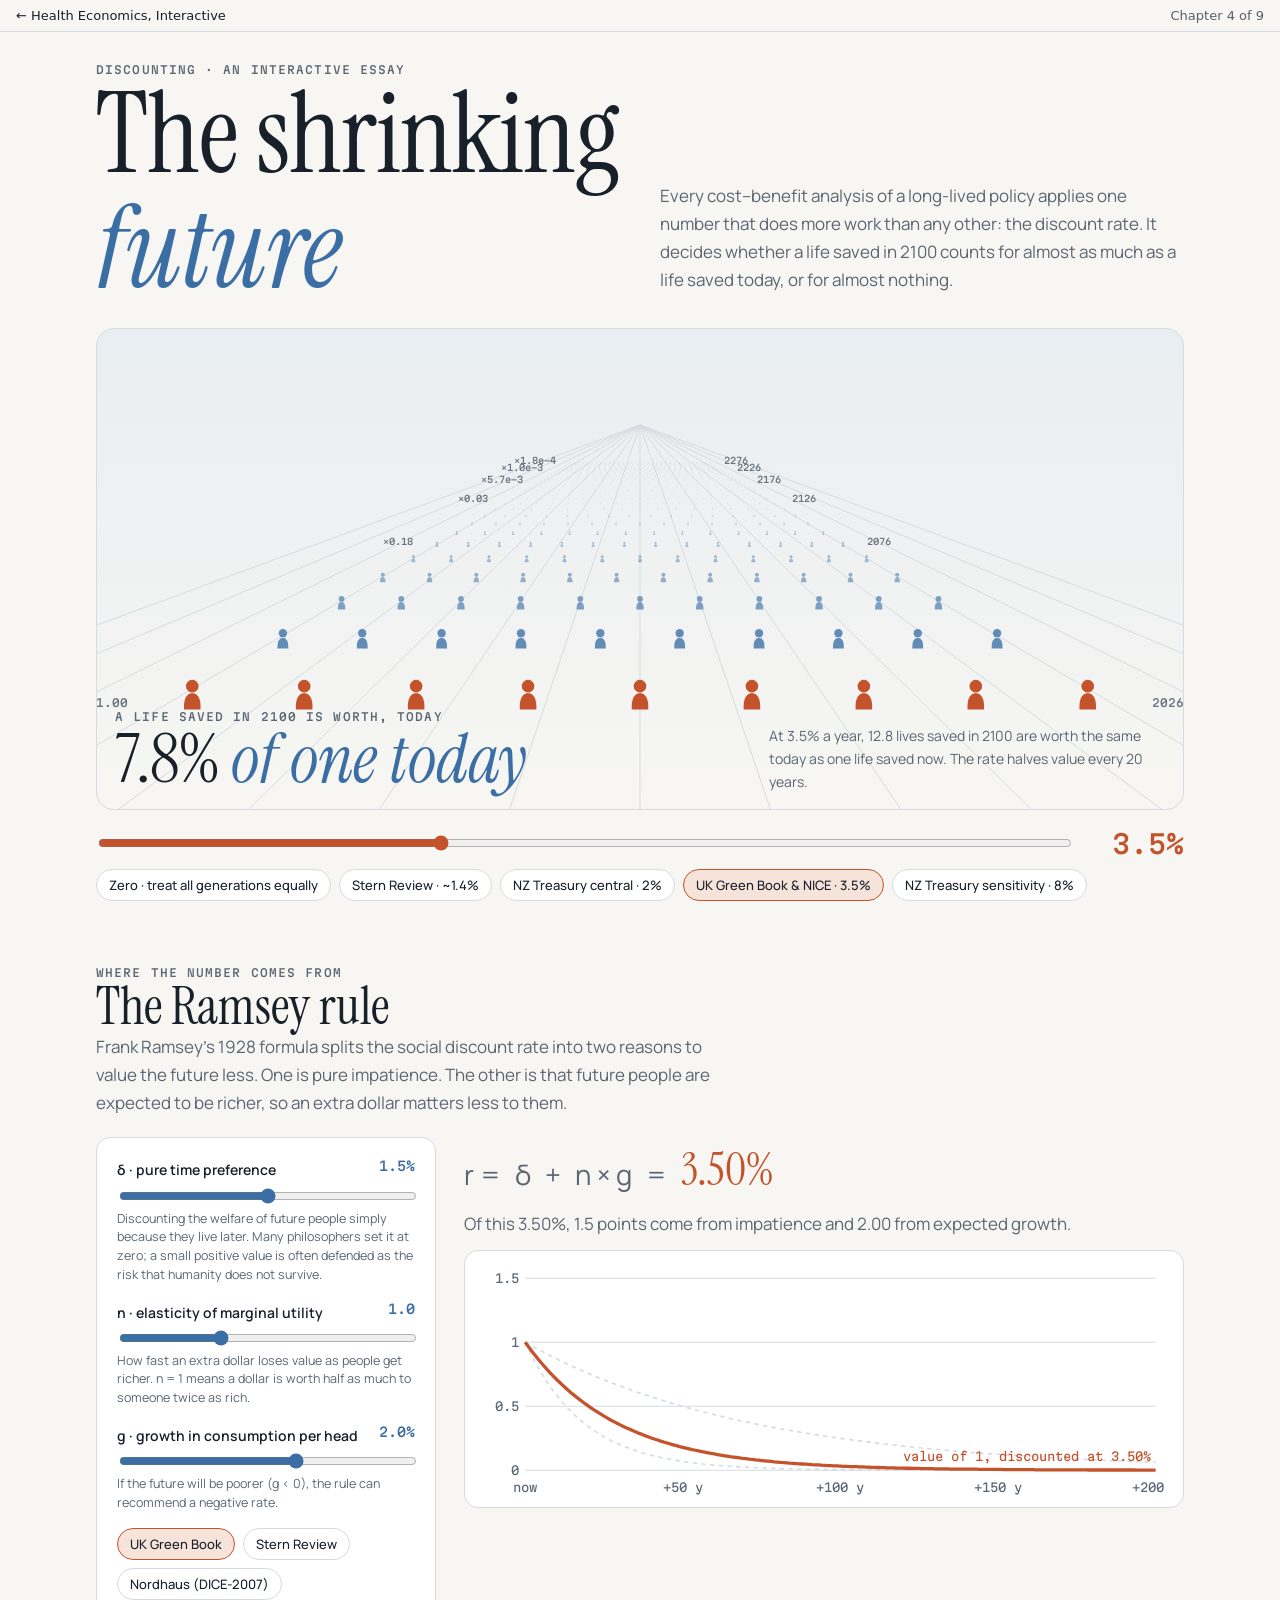
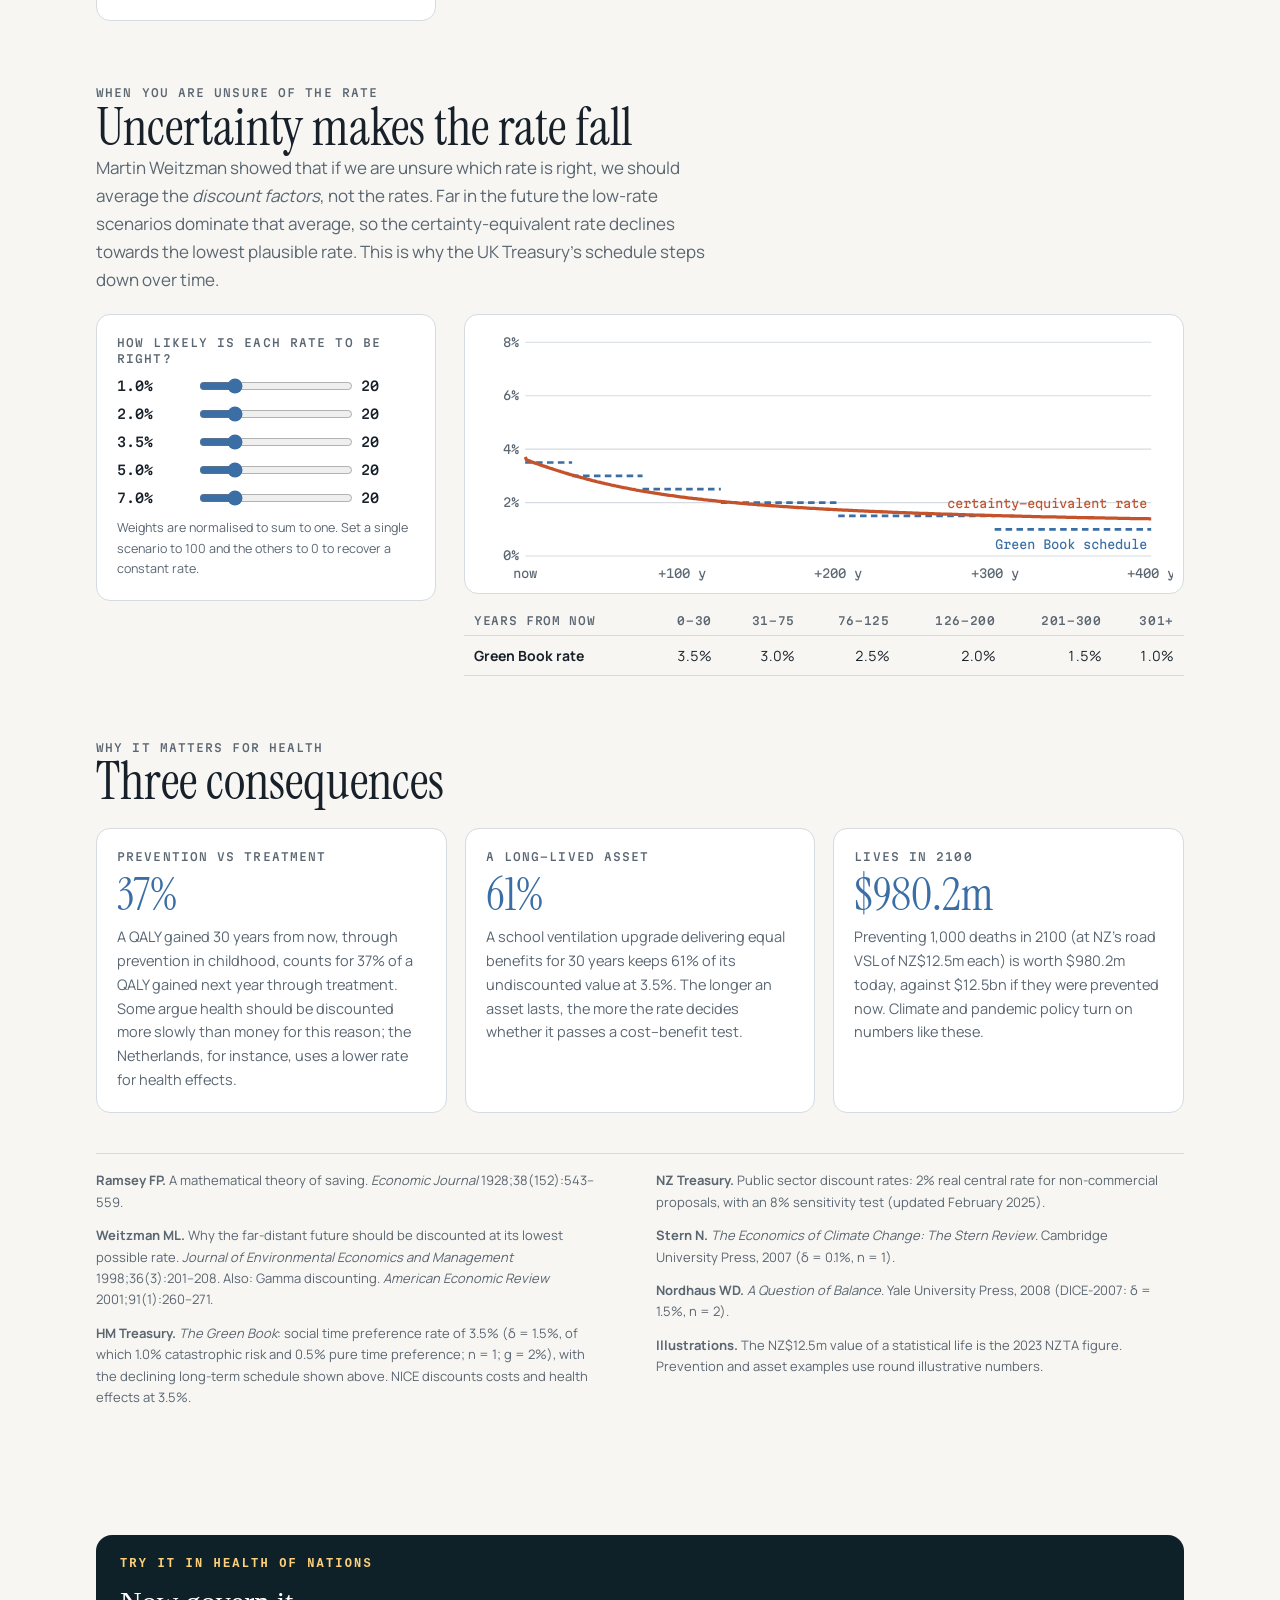
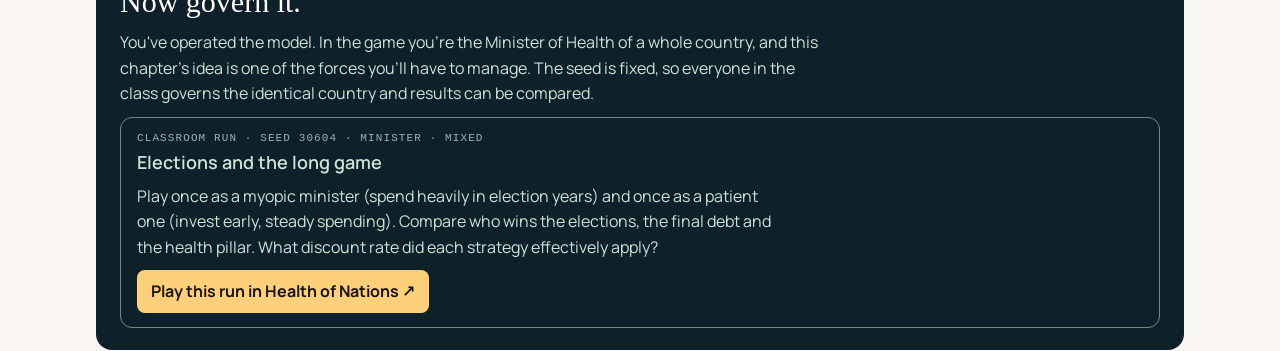
<file: course/discounting.html>
<!doctype html>
<html lang="en"><head><meta charset="utf-8"><meta name="viewport" content="width=device-width,initial-scale=1,viewport-fit=cover"><title>The Shrinking Future</title>
<meta name="claude:viewport-fit-sides" content="cover">
<link rel="preconnect" href="https://fonts.googleapis.com"><link rel="preconnect" href="https://fonts.gstatic.com" crossorigin>
<link rel="stylesheet" href="https://fonts.googleapis.com/css2?family=Instrument+Serif:ital@0;1&family=Manrope:wght@400;500;600;700&family=Martian+Mono:wght@400;500&display=swap">
<style>
/* Layout: a horizon. The page opens on a perspective field of future lives receding to a vanishing point; below it, three instruments (rate, Ramsey rule, uncertainty) laid out like survey tools. */
:root{
  --sky:#e9eef2; --ground:#f7f6f2; --surface:#ffffff; --ink:#18202a; --muted:#5a6672; --line:#d5dbe0;
  --now:#c4532b; --future:#3a6ea5; --soft:#e4edf6; --warm:#f6e3da;
  --display:"Instrument Serif",Georgia,serif; --body:"Manrope","Segoe UI",system-ui,sans-serif; --mono:"Martian Mono",ui-monospace,monospace;
}
@media (prefers-color-scheme: dark){:root:not([data-theme="light"]){
  --sky:#0f141b; --ground:#141a22; --surface:#1a212b; --ink:#e6ebef; --muted:#9aa6b2; --line:#2b3542;
  --now:#ef7e55; --future:#7fb0e6; --soft:#1c2b3b; --warm:#3a2419; color-scheme:dark}}
:root[data-theme="dark"]{
  --sky:#0f141b; --ground:#141a22; --surface:#1a212b; --ink:#e6ebef; --muted:#9aa6b2; --line:#2b3542;
  --now:#ef7e55; --future:#7fb0e6; --soft:#1c2b3b; --warm:#3a2419; color-scheme:dark}
*{box-sizing:border-box}
body{background:var(--ground);color:var(--ink);font:16px/1.65 var(--body);margin:0}
.wrap{max-width:1120px;margin:0 auto;padding-block:30px 70px;padding-left:max(16px,env(safe-area-inset-left,0px));padding-right:max(16px,env(safe-area-inset-right,0px))}
h1,h2,h3{font-family:var(--display);font-weight:400;margin:0;line-height:1.02;text-wrap:balance}
h1{font-size:clamp(54px,9vw,112px);letter-spacing:-.01em}
h1 em{color:var(--future)}
h2{font-size:clamp(34px,4.4vw,52px)}h3{font-size:26px}
p{margin:0 0 12px;max-width:64ch}
.tag{font:500 11px/1.4 var(--mono);letter-spacing:.1em;text-transform:uppercase;color:var(--muted)}
:focus-visible{outline:3px solid var(--now);outline-offset:3px}
.top{display:grid;grid-template-columns:minmax(0,1fr) minmax(0,1fr);gap:40px;align-items:end;margin-bottom:22px}
.top p{color:var(--muted);font-size:17px}
.horizon{position:relative;border-radius:18px;overflow:hidden;border:1px solid var(--line);background:linear-gradient(var(--sky),var(--ground))}
#field{display:block;width:100%;height:clamp(300px,46vw,480px)}
.readout{position:absolute;left:18px;right:18px;bottom:16px;display:flex;flex-wrap:wrap;gap:12px 22px;align-items:end;justify-content:space-between;pointer-events:none}
.readout .big{font:400 clamp(40px,6vw,68px)/1 var(--display)}
.readout .big em{color:var(--future)}
.readout p{margin:0;color:var(--muted);font-size:14px;max-width:44ch}
.rate{display:grid;grid-template-columns:minmax(0,1fr) auto;gap:10px 24px;align-items:center;margin:18px 0 0}
.rate input{width:100%;accent-color:var(--now)}
.rate output{font:500 26px var(--mono);color:var(--now);min-width:5ch;text-align:right}
.presets{display:flex;flex-wrap:wrap;gap:8px;margin-top:10px}
.presets button{all:unset;cursor:pointer;border:1px solid var(--line);border-radius:30px;padding:6px 12px;font:500 13px var(--body);color:var(--ink);background:var(--surface)}
.presets button[aria-pressed="true"]{border-color:var(--now);background:var(--warm)}
.presets button:focus-visible{outline:3px solid var(--now)}
section{margin-top:64px}
.lede{font-size:17px;color:var(--muted)}
.tool{display:grid;grid-template-columns:minmax(0,340px) minmax(0,1fr);gap:28px;margin-top:20px;align-items:start}
.panel{background:var(--surface);border:1px solid var(--line);border-radius:14px;padding:20px}
.ctl{display:grid;gap:4px;margin-bottom:16px}
.ctl label{display:flex;justify-content:space-between;gap:10px;font-weight:600;font-size:14px}
.ctl output{font:500 13px var(--mono);color:var(--future)}
.ctl input{width:100%;accent-color:var(--future)}
.ctl small{font-size:12.5px;color:var(--muted);line-height:1.5}
.eq{font:400 clamp(30px,4.5vw,46px)/1.15 var(--display);display:flex;flex-wrap:wrap;gap:6px 14px;align-items:baseline;margin:6px 0 14px}
.eq b{font-weight:400;color:var(--now)}
.eq span{color:var(--muted);font-size:.6em;font-family:var(--body)}
.chart{background:var(--surface);border:1px solid var(--line);border-radius:14px;padding:12px 10px 4px;overflow-x:auto}
.chart svg{display:block;width:100%;min-width:520px;height:auto}
.chart text{font:400 11px var(--mono);fill:var(--muted)}
table{border-collapse:collapse;width:100%;font-size:14px;margin-top:6px}
th,td{padding:8px 10px;border-bottom:1px solid var(--line);text-align:right;font-variant-numeric:tabular-nums}
th:first-child,td:first-child{text-align:left}
thead th{font:500 11px var(--mono);letter-spacing:.06em;text-transform:uppercase;color:var(--muted)}
tr.sel td,tr.sel th{background:var(--warm)}
.mixrow{display:grid;grid-template-columns:70px minmax(0,1fr) 54px;gap:10px;align-items:center;margin-bottom:8px;font:500 13px var(--mono)}
.mixrow input{width:100%;accent-color:var(--future)}
.cards{display:grid;grid-template-columns:repeat(3,minmax(0,1fr));gap:18px;margin-top:20px}
.card{background:var(--surface);border:1px solid var(--line);border-radius:14px;padding:20px}
.card .num{font:400 46px/1 var(--display);color:var(--future);margin:6px 0 8px}
.card p{font-size:14.5px;color:var(--muted);margin:0}
.refs{font-size:13px;color:var(--muted);columns:2 320px;column-gap:32px;margin-top:40px;border-top:1px solid var(--line);padding-top:16px}
.refs p{break-inside:avoid}
@media(max-width:820px){.top,.tool,.cards{grid-template-columns:minmax(0,1fr)}}
.presets button{white-space:normal}
@media(prefers-reduced-motion:reduce){*{transition:none!important;animation:none!important}}
</style>

</head><body><nav style="position:sticky;top:0;z-index:20;display:flex;justify-content:space-between;gap:12px;padding:8px max(16px,env(safe-area-inset-left,0px));background:color-mix(in srgb,var(--ground) 92%,transparent);backdrop-filter:blur(6px);border-bottom:1px solid var(--line,#ddd);font:500 13px system-ui,sans-serif"><a href="./" style="color:inherit;text-decoration:none">← Health Economics, Interactive</a><span style="opacity:.7">Chapter 4 of 9</span></nav><div class="wrap">
  <div class="top">
    <div><div class="tag">Discounting · an interactive essay</div><h1>The shrinking<br><em>future</em></h1></div>
    <p>Every cost–benefit analysis of a long-lived policy applies one number that does more work than any other: the discount rate. It decides whether a life saved in 2100 counts for almost as much as a life saved today, or for almost nothing.</p>
  </div>

  <div class="horizon">
    <canvas id="field" role="img" aria-label="Rows of identical future lives drawn smaller the more they are discounted"></canvas>
    <div class="readout"><div><div class="tag">A life saved in <span id="yr-l">2100</span> is worth, today</div><div class="big" id="ro-big">—</div></div><p id="ro-txt"></p></div>
  </div>
  <div class="rate">
    <input id="r" type="range" min="0" max="10" step="0.1" value="3.5" aria-label="Annual discount rate">
    <output id="r-o">3.5%</output>
  </div>
  <div class="presets" id="presets" role="group" aria-label="Official and well-known rates">
    <button type="button" data-r="0">Zero · treat all generations equally</button>
    <button type="button" data-r="1.4">Stern Review · ~1.4%</button>
    <button type="button" data-r="2">NZ Treasury central · 2%</button>
    <button type="button" data-r="3.5">UK Green Book &amp; NICE · 3.5%</button>
    <button type="button" data-r="8">NZ Treasury sensitivity · 8%</button>
  </div>

  <section aria-labelledby="ramsey-h">
    <div class="tag">Where the number comes from</div>
    <h2 id="ramsey-h">The Ramsey rule</h2>
    <p class="lede">Frank Ramsey's 1928 formula splits the social discount rate into two reasons to value the future less. One is pure impatience. The other is that future people are expected to be richer, so an extra dollar matters less to them.</p>
    <div class="tool">
      <div class="panel">
        <div class="ctl"><label for="delta">δ · pure time preference <output id="delta-o"></output></label><input id="delta" type="range" min="0" max="3" step="0.1" value="1.5"><small>Discounting the welfare of future people simply because they live later. Many philosophers set it at zero; a small positive value is often defended as the risk that humanity does not survive.</small></div>
        <div class="ctl"><label for="eta">η · elasticity of marginal utility <output id="eta-o"></output></label><input id="eta" type="range" min="0" max="3" step="0.1" value="1"><small>How fast an extra dollar loses value as people get richer. η = 1 means a dollar is worth half as much to someone twice as rich.</small></div>
        <div class="ctl"><label for="g">g · growth in consumption per head <output id="g-o"></output></label><input id="g" type="range" min="-1" max="4" step="0.1" value="2"><small>If the future will be poorer (g &lt; 0), the rule can recommend a negative rate.</small></div>
        <div class="presets" id="rpresets" role="group" aria-label="Published parameter choices">
          <button type="button" data-d="1.5" data-e="1" data-g="2">UK Green Book</button>
          <button type="button" data-d="0.1" data-e="1" data-g="1.3">Stern Review</button>
          <button type="button" data-d="1.5" data-e="2" data-g="2">Nordhaus (DICE-2007)</button>
        </div>
      </div>
      <div>
        <div class="eq" aria-live="polite"><span>r =</span><span>δ</span><span>+</span><span>η × g</span><span>=</span><b id="ramsey-r">3.5%</b></div>
        <p id="ramsey-t" class="lede"></p>
        <div class="chart"><svg id="ramsey-chart" viewBox="0 0 640 220" role="img" aria-label="Present value of 1 in each future year at the Ramsey rate"></svg></div>
      </div>
    </div>
  </section>

  <section aria-labelledby="dd-h">
    <div class="tag">When you are unsure of the rate</div>
    <h2 id="dd-h">Uncertainty makes the rate fall</h2>
    <p class="lede">Martin Weitzman showed that if we are unsure which rate is right, we should average the <em>discount factors</em>, not the rates. Far in the future the low-rate scenarios dominate that average, so the certainty-equivalent rate declines towards the lowest plausible rate. This is why the UK Treasury's schedule steps down over time.</p>
    <div class="tool">
      <div class="panel" id="mix" aria-label="Scenario weights"></div>
      <div><div class="chart"><svg id="dd-chart" viewBox="0 0 640 240" role="img" aria-label="Certainty-equivalent discount rate by year"></svg></div>
        <div style="overflow-x:auto;margin-top:6px" tabindex="0" role="region" aria-label="Green Book schedule"><table aria-label="UK Green Book declining schedule"><thead><tr><th>Years from now</th><th>0–30</th><th>31–75</th><th>76–125</th><th>126–200</th><th>201–300</th><th>301+</th></tr></thead><tbody><tr><th>Green Book rate</th><td>3.5%</td><td>3.0%</td><td>2.5%</td><td>2.0%</td><td>1.5%</td><td>1.0%</td></tr></tbody></table></div></div>
    </div>
  </section>

  <section aria-labelledby="health-h">
    <div class="tag">Why it matters for health</div>
    <h2 id="health-h">Three consequences</h2>
    <div class="cards">
      <div class="card"><div class="tag">Prevention vs treatment</div><div class="num" id="c1">—</div><p id="c1t"></p></div>
      <div class="card"><div class="tag">A long-lived asset</div><div class="num" id="c2">—</div><p id="c2t"></p></div>
      <div class="card"><div class="tag">Lives in 2100</div><div class="num" id="c3">—</div><p id="c3t"></p></div>
    </div>
  </section>

  <div class="refs">
    <p><b>Ramsey FP.</b> A mathematical theory of saving. <i>Economic Journal</i> 1928;38(152):543–559.</p>
    <p><b>Weitzman ML.</b> Why the far-distant future should be discounted at its lowest possible rate. <i>Journal of Environmental Economics and Management</i> 1998;36(3):201–208. Also: Gamma discounting. <i>American Economic Review</i> 2001;91(1):260–271.</p>
    <p><b>HM Treasury.</b> <i>The Green Book</i>: social time preference rate of 3.5% (δ = 1.5%, of which 1.0% catastrophic risk and 0.5% pure time preference; η = 1; g = 2%), with the declining long-term schedule shown above. NICE discounts costs and health effects at 3.5%.</p>
    <p><b>NZ Treasury.</b> Public sector discount rates: 2% real central rate for non-commercial proposals, with an 8% sensitivity test (updated February 2025).</p>
    <p><b>Stern N.</b> <i>The Economics of Climate Change: The Stern Review</i>. Cambridge University Press, 2007 (δ = 0.1%, η = 1).</p>
    <p><b>Nordhaus WD.</b> <i>A Question of Balance</i>. Yale University Press, 2008 (DICE-2007: δ = 1.5%, η = 2).</p>
    <p><b>Illustrations.</b> The NZ$12.5m value of a statistical life is the 2023 NZTA figure. Prevention and asset examples use round illustrative numbers.</p>
  </div>
</div>

<script>
(() => {
  const $ = id => document.getElementById(id);
  const css = n => getComputedStyle(document.documentElement).getPropertyValue(n).trim();
  const fmt = (n, d = 0) => n.toLocaleString('en-NZ', {maximumFractionDigits: d, minimumFractionDigits: d});
  const pv = (r, t) => (1 + r) ** -t;
  const NOW = 2026, TARGET = 2100, VSL = 12.5e6;
  const money = n => n >= 1e9 ? `$${fmt(n / 1e9, 1)}bn` : n >= 1e6 ? `$${fmt(n / 1e6, n >= 1e7 ? 1 : 2)}m` : n >= 1e3 ? `$${fmt(n / 1e3, n >= 1e4 ? 0 : 1)}k` : `$${fmt(n)}`;

  // ------------------------------------------------------------- horizon field
  const cv = $('field'), g = cv.getContext('2d'); let W, H, dpr;
  function size() { dpr = Math.min(2, devicePixelRatio || 1); const b = cv.getBoundingClientRect(); W = b.width; H = b.height; cv.width = W * dpr; cv.height = H * dpr; g.setTransform(dpr, 0, 0, dpr, 0, 0); }
  function person(x, y, s, a, colr) {
    g.globalAlpha = a; g.fillStyle = colr;
    g.beginPath(); g.arc(x, y - s * 1.55, s * .42, 0, 6.283); g.fill();
    g.beginPath(); g.moveTo(x - s * .55, y); g.quadraticCurveTo(x - s * .6, y - s * 1.05, x, y - s * 1.1); g.quadraticCurveTo(x + s * .6, y - s * 1.05, x + s * .55, y); g.closePath(); g.fill();
  }
  let shown = 3.5, rate = 3.5;
  function drawField() {
    const r = shown / 100, horizonY = H * .2, vx = W * .5;
    g.clearRect(0, 0, W, H);
    // ground lines receding
    g.strokeStyle = css('--line'); g.globalAlpha = 1; g.lineWidth = 1;
    for (let k = -8; k <= 8; k++) { g.beginPath(); g.moveTo(vx, horizonY); g.lineTo(vx + k * W * .12, H); g.stroke(); }
    // rows of lives: each row is a decade from now; depth from perspective
    const rows = 28; // 280 years
    for (let i = rows - 1; i >= 0; i--) {
      const years = i * 10, depth = 1 / (1 + i * .28), y = horizonY + (H * .78 - horizonY) * depth + 6;
      const f = pv(r, years), sBase = 15 * depth, count = 9 + Math.round(i * .9);
      const spread = W * .9 * depth + 30;
      for (let j = 0; j < count; j++) {
        const x = vx - spread / 2 + spread * (j + .5) / count;
        const s = Math.max(.6, sBase * Math.sqrt(f));
        person(x, y, s, Math.max(.08, .25 + .75 * f), i === 0 ? css('--now') : css('--future'));
      }
      if (i % 5 === 0) { g.globalAlpha = .9; g.fillStyle = css('--muted'); g.font = `500 ${Math.max(9, 11 * Math.sqrt(depth))}px ${css('--mono')}`; g.textAlign = 'left';
        g.fillText(`${NOW + years}`, vx + spread / 2 + 8, y - 2); g.textAlign = 'right'; g.fillText(`×${f >= .01 ? fmt(f, 2) : f.toExponential(1)}`, vx - spread / 2 - 8, y - 2); }
    }
    g.globalAlpha = 1;
  }
  function readout() {
    const r = rate / 100, f = pv(r, TARGET - NOW);
    $('r-o').textContent = `${fmt(rate, 1)}%`;
    $('ro-big').innerHTML = `${f >= .1 ? fmt(f * 100, 0) + '%' : f >= .001 ? fmt(f * 100, 1) + '%' : fmt(f * 100, 3) + '%'} <em>of one today</em>`;
    $('ro-txt').textContent = rate === 0 ? 'At zero, every generation counts equally. Benefits that never end then have infinite value, which is why few governments choose it.' :
      `At ${fmt(rate, 1)}% a year, ${fmt(1 / f, f < .01 ? 0 : 1)} lives saved in ${TARGET} are worth the same today as one life saved now. The rate halves value every ${fmt(Math.log(2) / Math.log(1 + r), 0)} years.`;
    document.querySelectorAll('#presets button').forEach(b => b.setAttribute('aria-pressed', String(Number(b.dataset.r) === rate)));
    cards();
  }
  function animate() { const d = rate - shown; shown += Math.abs(d) < .01 ? d : d * .15; drawField(); if (Math.abs(rate - shown) > .001) requestAnimationFrame(animate); }
  $('r').addEventListener('input', e => { rate = Number(e.target.value); readout(); requestAnimationFrame(animate); });
  $('presets').addEventListener('click', e => { const b = e.target.closest('button'); if (!b) return; rate = Number(b.dataset.r); $('r').value = rate; readout(); requestAnimationFrame(animate); });

  // --------------------------------------------------------------- Ramsey
  function ramsey() {
    const d = Number($('delta').value), e = Number($('eta').value), gr = Number($('g').value), r = d + e * gr;
    $('delta-o').textContent = `${fmt(d, 1)}%`; $('eta-o').textContent = fmt(e, 1); $('g-o').textContent = `${fmt(gr, 1)}%`;
    $('ramsey-r').textContent = `${fmt(r, 2)}%`;
    $('ramsey-t').textContent = `Of this ${fmt(r, 2)}%, ${fmt(d, 1)} points come from impatience and ${fmt(e * gr, 2)} from expected growth. ${r < 0 ? 'A negative rate means future benefits count for more than present ones, because the future is expected to be poorer.' : d === 0 ? 'With no pure time preference, all the discounting comes from future people being better off.' : ''}`;
    document.querySelectorAll('#rpresets button').forEach(b => b.setAttribute('aria-pressed', String(Number(b.dataset.d) === d && Number(b.dataset.e) === e && Number(b.dataset.g) === gr)));
    const W = 640, H = 220, L = 46, R = 16, T = 14, B = 30, X = t => L + t / 200 * (W - L - R), Y = v => T + (1 - Math.min(1.5, v) / 1.5) * (H - T - B);
    const line = (rr, c, w, dash = '') => `<path d="${Array.from({length: 201}, (_, t) => `${t ? 'L' : 'M'}${X(t).toFixed(1)},${Y(pv(rr / 100, t)).toFixed(1)}`).join('')}" fill="none" stroke="${c}" stroke-width="${w}" ${dash ? `stroke-dasharray="${dash}"` : ''}/>`;
    const grid = [0, .5, 1, 1.5].map(v => `<path d="M${L} ${Y(v)}H${W - R}" stroke="${css('--line')}"/><text x="${L - 6}" y="${Y(v) + 4}" text-anchor="end">${v}</text>`).join('') + [0, 50, 100, 150, 200].map(t => `<text x="${X(t)}" y="${H - 10}" text-anchor="middle">${t ? '+' + t + ' y' : 'now'}</text>`).join('');
    $('ramsey-chart').innerHTML = grid + line(1.4, css('--line'), 1.5, '4 4') + line(5.5, css('--line'), 1.5, '4 4') + line(r, css('--now'), 3) + `<text x="${X(200) - 4}" y="${Y(pv(r / 100, 200)) - 8}" text-anchor="end" style="fill:${css('--now')}">value of 1, discounted at ${fmt(r, 2)}%</text>`;
  }
  ['delta', 'eta', 'g'].forEach(id => $(id).addEventListener('input', ramsey));
  $('rpresets').addEventListener('click', e => { const b = e.target.closest('button'); if (!b) return; $('delta').value = b.dataset.d; $('eta').value = b.dataset.e; $('g').value = b.dataset.g; ramsey(); });

  // ------------------------------------------------------- declining rates
  const scen = [{r: 1, w: 20}, {r: 2, w: 20}, {r: 3.5, w: 20}, {r: 5, w: 20}, {r: 7, w: 20}];
  $('mix').innerHTML = '<div class="tag" style="margin-bottom:10px">How likely is each rate to be right?</div>' + scen.map((s, i) => `<div class="mixrow"><label for="w${i}">${fmt(s.r, 1)}%</label><input id="w${i}" type="range" min="0" max="100" value="${s.w}"><output id="w${i}o">${s.w}</output></div>`).join('') + '<p class="small" style="font-size:12.5px;color:var(--muted);margin:10px 0 0">Weights are normalised to sum to one. Set a single scenario to 100 and the others to 0 to recover a constant rate.</p>';
  function dd() {
    scen.forEach((s, i) => { s.w = Number($('w' + i).value); $('w' + i + 'o').textContent = s.w; });
    const tot = scen.reduce((a, s) => a + s.w, 0) || 1;
    const ce = t => t === 0 ? scen.reduce((a, s) => a + s.w * s.r, 0) / tot : -Math.log(scen.reduce((a, s) => a + s.w / tot * Math.exp(-Math.log(1 + s.r / 100) * t), 0)) / t * 100;
    const W = 640, H = 240, L = 46, R = 20, T = 14, B = 30, X = t => L + t / 400 * (W - L - R), Y = v => T + (1 - v / 8) * (H - T - B);
    const gb = [[0, 30, 3.5], [30, 75, 3], [75, 125, 2.5], [125, 200, 2], [200, 300, 1.5], [300, 400, 1]];
    const grid = [0, 2, 4, 6, 8].map(v => `<path d="M${L} ${Y(v)}H${W - R}" stroke="${css('--line')}"/><text x="${L - 6}" y="${Y(v) + 4}" text-anchor="end">${v}%</text>`).join('') + [0, 100, 200, 300, 400].map(t => `<text x="${X(t)}" y="${H - 10}" text-anchor="middle">${t ? '+' + t + ' y' : 'now'}</text>`).join('');
    const steps = gb.map(([a, b, v]) => `<path d="M${X(a)} ${Y(v)}H${X(b)}" stroke="${css('--future')}" stroke-width="2.5" stroke-dasharray="6 4"/>`).join('');
    const curve = `<path d="${Array.from({length: 401}, (_, t) => `${t ? 'L' : 'M'}${X(t).toFixed(1)},${Y(ce(t)).toFixed(1)}`).join('')}" fill="none" stroke="${css('--now')}" stroke-width="3"/>`;
    $('dd-chart').innerHTML = grid + steps + curve + `<text x="${X(400) - 4}" y="${Y(ce(400)) - 10}" text-anchor="end" style="fill:${css('--now')}">certainty-equivalent rate</text><text x="${X(300)}" y="${Y(1) + 18}" style="fill:${css('--future')}">Green Book schedule</text>`;
  }
  scen.forEach((s, i) => $('w' + i).addEventListener('input', dd));

  // ----------------------------------------------------------------- cards
  function cards() {
    const r = rate / 100;
    // Prevention: pay now, 1 QALY gained in 30 years; treatment: 1 QALY gained in 1 year
    const prev = pv(r, 30) / pv(r, 1);
    $('c1').textContent = `${fmt(prev * 100, 0)}%`;
    $('c1t').textContent = `A QALY gained 30 years from now, through prevention in childhood, counts for ${fmt(prev * 100, 0)}% of a QALY gained next year through treatment. Some argue health should be discounted more slowly than money for this reason; the Netherlands, for instance, uses a lower rate for health effects.`;
    // Asset: 30-year school building worth 100k/yr benefits; PV relative to undiscounted
    const af = r === 0 ? 30 : (1 - (1 + r) ** -30) / r;
    $('c2').textContent = `${fmt(af / 30 * 100, 0)}%`;
    $('c2t').textContent = `A school ventilation upgrade delivering equal benefits for 30 years keeps ${fmt(af / 30 * 100, 0)}% of its undiscounted value at ${fmt(rate, 1)}%. The longer an asset lasts, the more the rate decides whether it passes a cost–benefit test.`;
    const f = pv(r, TARGET - NOW);
    $('c3').textContent = money(1000 * VSL * f);
    $('c3t').textContent = `Preventing 1,000 deaths in ${TARGET} (at NZ's road VSL of NZ$12.5m each) is worth ${money(1000 * VSL * f)} today, against ${money(1000 * VSL)} if they were prevented now. Climate and pandemic policy turn on numbers like these.`;
  }

  addEventListener('resize', () => { size(); drawField(); });
  const redraw = () => { size(); drawField(); ramsey(); dd(); };
  matchMedia('(prefers-color-scheme: dark)').addEventListener?.('change', redraw);
  new MutationObserver(redraw).observe(document.documentElement, {attributes: true, attributeFilter: ['data-theme']});
  size(); readout(); drawField(); ramsey(); dd();
})();
</script>
<section id="play" style="margin:56px auto 0;max-width:1120px;padding-left:max(16px,env(safe-area-inset-left,0px));padding-right:max(16px,env(safe-area-inset-right,0px))"><div style="border-radius:16px;padding:22px 24px;background:#0e2129;color:#cde3da"><div style="font:600 12px ui-monospace,monospace;letter-spacing:.18em;color:#ffd07a">TRY IT IN HEALTH OF NATIONS</div><div style="font-size:clamp(22px,3vw,30px);font-family:Georgia,serif;margin:6px 0 4px;color:#fff">Now govern it.</div><p style="margin:0;line-height:1.6;max-width:70ch">You've operated the model. In the game you're the Minister of Health of a whole country, and this chapter's idea is one of the forces you'll have to manage. The seed is fixed, so everyone in the class governs the identical country and results can be compared.</p><div style="border:1px solid #7a8a80;border-radius:12px;padding:14px 16px;margin-top:10px"><div style="font:500 11px ui-monospace,monospace;letter-spacing:.1em;text-transform:uppercase;opacity:.75">Classroom run · seed 30604 · minister · mixed</div><div style="font-size:18px;font-weight:600;margin:4px 0 6px">Elections and the long game</div><p style="margin:0 0 10px;line-height:1.6">Play once as a myopic minister (spend heavily in election years) and once as a patient one (invest early, steady spending). Compare who wins the elections, the final debt and the health pillar. What discount rate did each strategy effectively apply?</p><a data-game="?assignment=a4" href="#" target="_blank" rel="noopener" style="display:inline-block;background:#ffd07a;color:#1a1408;font-weight:700;text-decoration:none;border-radius:8px;padding:8px 14px">Play this run in Health of Nations ↗</a></div></div></section><script>(()=>{const live='https://austinhendersoneconomist.github.io/health-of-nations-play/';const local=/github\.io$|^localhost$|^127\.0\.0\.1$/.test(location.hostname)&&!/\/artifact\//.test(location.pathname);const base=local?'../':live;document.querySelectorAll('[data-game]').forEach(a=>{a.href=base+(a.dataset.game||'')});})();</script></body></html>
</file>
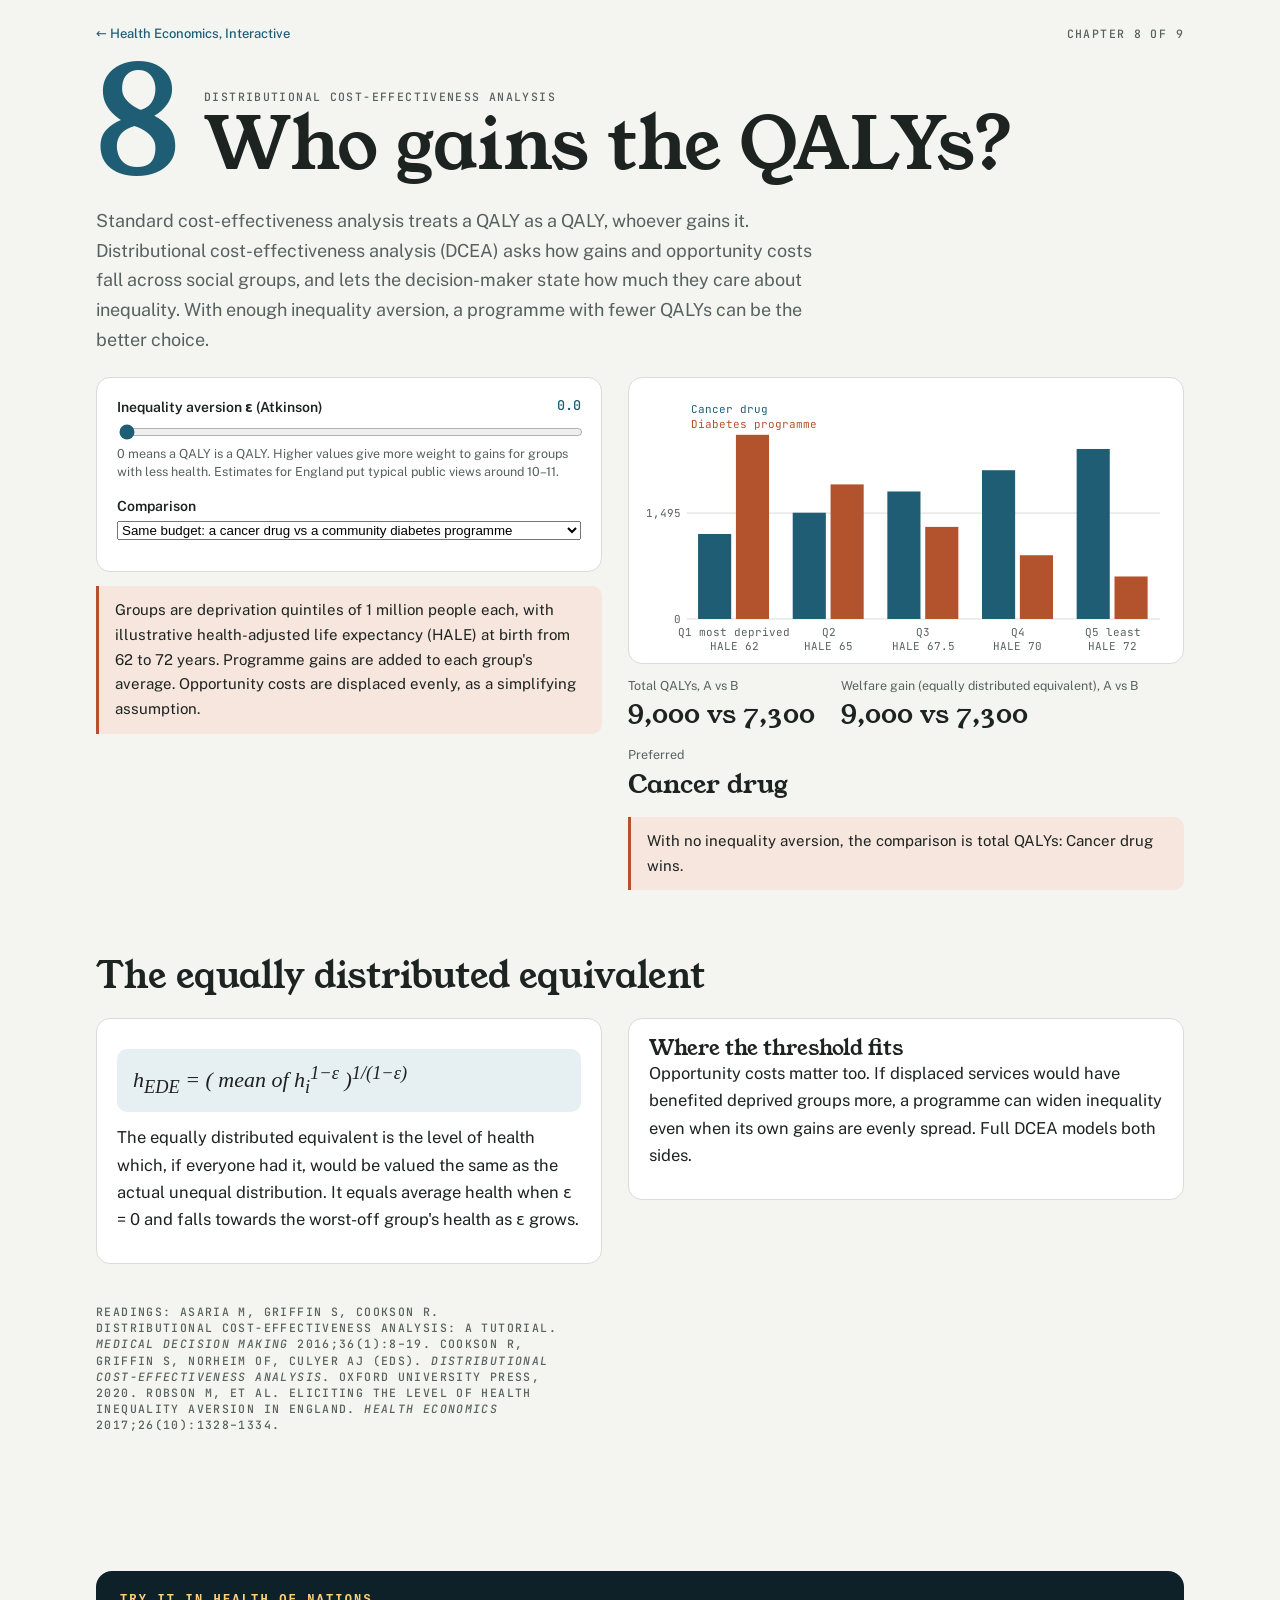
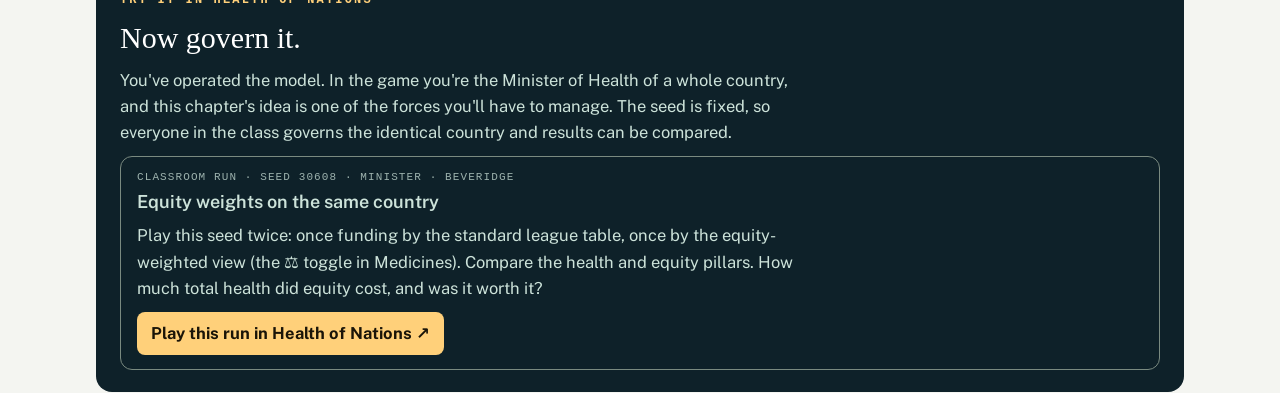
<file: course/equity.html>
<!doctype html>
<html lang="en"><head><meta charset="utf-8"><meta name="viewport" content="width=device-width,initial-scale=1,viewport-fit=cover">
<title>Who Gains the QALYs</title>
<link rel="preconnect" href="https://fonts.googleapis.com"><link rel="preconnect" href="https://fonts.gstatic.com" crossorigin>
<link rel="stylesheet" href="https://fonts.googleapis.com/css2?family=Young+Serif&family=Public+Sans:wght@400;500;600&family=JetBrains+Mono:wght@400;500&display=swap">
<link rel="stylesheet" href="course.css"><style>:root{padding-top:env(safe-area-inset-top,0px);padding-bottom:env(safe-area-inset-bottom,0px)}</style></head>
<body><div class="wrap">
<div class="crumb"><a href="./">← Health Economics, Interactive</a><span class="lab">Chapter 8 of 9</span></div>
<div class="chapter-head"><div class="numeral">8</div><div><div class="lab">Distributional cost-effectiveness analysis</div><h1>Who gains the QALYs?</h1></div></div>
<p class="lede">Standard cost-effectiveness analysis treats a QALY as a QALY, whoever gains it. Distributional cost-effectiveness analysis (DCEA) asks how gains and opportunity costs fall across social groups, and lets the decision-maker state how much they care about inequality. With enough inequality aversion, a programme with fewer QALYs can be the better choice.</p>

<div class="grid2">
  <div>
    <div class="panel">
      <div class="ctl"><label for="eps">Inequality aversion ε (Atkinson) <output id="eps-o"></output></label><input id="eps" type="range" min="0" max="15" step="0.5" value="0"><small>0 means a QALY is a QALY. Higher values give more weight to gains for groups with less health. Estimates for England put typical public views around 10–11.</small></div>
      <div class="ctl"><label for="scen">Comparison</label><select id="scen">
        <option value="0">Same budget: a cancer drug vs a community diabetes programme</option>
        <option value="1">Same budget: hip surgery waitlist vs smoking cessation in deprived areas</option></select></div>
    </div>
    <div class="callout">Groups are deprivation quintiles of 1 million people each, with illustrative health-adjusted life expectancy (HALE) at birth from 62 to 72 years. Programme gains are added to each group's average. Opportunity costs are displaced evenly, as a simplifying assumption.</div>
  </div>
  <div>
    <div class="figure"><svg id="fig" viewBox="0 0 560 280" role="img" aria-label="QALY gains by deprivation quintile for two programmes"></svg></div>
    <div class="stats"><div><span>Total QALYs, A vs B</span><b id="tot">—</b></div><div><span>Welfare gain (equally distributed equivalent), A vs B</span><b id="ede">—</b></div><div><span>Preferred</span><b id="pref">—</b></div></div>
    <div class="callout" id="note"></div>
  </div>
</div>
<section>
  <h2>The equally distributed equivalent</h2>
  <div class="grid2">
    <div class="panel"><div class="eq">h<sub>EDE</sub> = ( mean of h<sub>i</sub><sup>1−ε</sup> )<sup>1/(1−ε)</sup></div><p>The equally distributed equivalent is the level of health which, if everyone had it, would be valued the same as the actual unequal distribution. It equals average health when ε = 0 and falls towards the worst-off group's health as ε grows.</p></div>
    <div class="panel"><h3>Where the threshold fits</h3><p>Opportunity costs matter too. If displaced services would have benefited deprived groups more, a programme can widen inequality even when its own gains are evenly spread. Full DCEA models both sides.</p></div>
  </div>
</section>
<p class="lab" style="margin-top:40px">Readings: Asaria M, Griffin S, Cookson R. Distributional cost-effectiveness analysis: a tutorial. <i>Medical Decision Making</i> 2016;36(1):8–19. Cookson R, Griffin S, Norheim OF, Culyer AJ (eds). <i>Distributional Cost-Effectiveness Analysis</i>. Oxford University Press, 2020. Robson M, et al. Eliciting the level of health inequality aversion in England. <i>Health Economics</i> 2017;26(10):1328–1334.</p>
</div>
<script>
(() => {
  const $ = id => document.getElementById(id), css = n => getComputedStyle(document.documentElement).getPropertyValue(n).trim();
  const fmt = (n, d = 0) => n.toLocaleString('en-NZ', {maximumFractionDigits: d, minimumFractionDigits: d});
  const BASE = [62, 65, 67.5, 70, 72], POP = 1e6;
  const SC = [
    {a: 'Cancer drug', b: 'Diabetes programme', A: [1200, 1500, 1800, 2100, 2400], B: [2600, 1900, 1300, 900, 600]},
    {a: 'Hip surgery waitlist', b: 'Smoking cessation (deprived areas)', A: [900, 1100, 1300, 1500, 1700], B: [2800, 1700, 900, 500, 300]}
  ];
  const ede = (h, e) => { if (e === 0) return h.reduce((a, b) => a + b, 0) / h.length; if (Math.abs(e - 1) < 1e-9) return Math.exp(h.reduce((a, b) => a + Math.log(b), 0) / h.length); return Math.pow(h.reduce((a, b) => a + Math.pow(b, 1 - e), 0) / h.length, 1 / (1 - e)); };
  function run() {
    const e = +$('eps').value, s = SC[+$('scen').value];
    $('eps-o').textContent = fmt(e, 1);
    const per = g => g.map(q => q / POP); // QALYs per person added to each quintile's mean
    const hA = BASE.map((b, i) => b + per(s.A)[i]), hB = BASE.map((b, i) => b + per(s.B)[i]);
    const e0 = ede(BASE, e), gA = (ede(hA, e) - e0) * POP * 5, gB = (ede(hB, e) - e0) * POP * 5;
    const tA = s.A.reduce((a, b) => a + b, 0), tB = s.B.reduce((a, b) => a + b, 0);
    const W = 560, H = 280, L = 50, R = 14, T = 18, B = 40, mx = Math.max(...s.A, ...s.B) * 1.15, gw = (W - L - R) / 5;
    const Y = v => T + (1 - v / mx) * (H - T - B);
    let out = [0, mx / 2].map(v => `<path d="M${L} ${Y(v)}H${W - R}" stroke="${css('--line')}"/><text x="${L - 6}" y="${Y(v) + 4}" text-anchor="end">${fmt(v)}</text>`).join('');
    BASE.forEach((b, i) => { const x0 = L + i * gw;
      out += `<rect x="${x0 + gw * .12}" y="${Y(s.A[i])}" width="${gw * .35}" height="${H - B - Y(s.A[i])}" fill="${css('--accent')}"/><rect x="${x0 + gw * .52}" y="${Y(s.B[i])}" width="${gw * .35}" height="${H - B - Y(s.B[i])}" fill="${css('--accent2')}"/>`;
      out += `<text x="${x0 + gw / 2}" y="${H - 22}" text-anchor="middle">Q${i + 1}${i === 0 ? ' most deprived' : i === 4 ? ' least' : ''}</text><text x="${x0 + gw / 2}" y="${H - 8}" text-anchor="middle">HALE ${b}</text>`; });
    out += `<text x="${L + 4}" y="${T + 6}" style="fill:${css('--accent')}">${s.a}</text><text x="${L + 4}" y="${T + 22}" style="fill:${css('--accent2')}">${s.b}</text>`;
    $('fig').innerHTML = out;
    $('tot').textContent = `${fmt(tA)} vs ${fmt(tB)}`; $('ede').textContent = `${fmt(gA)} vs ${fmt(gB)}`;
    $('pref').textContent = gA > gB ? s.a : s.b;
    $('note').innerHTML = e === 0 ? `With no inequality aversion, the comparison is total QALYs: ${tA > tB ? s.a : s.b} wins.` : `At ε = ${fmt(e, 1)}, gains to the most deprived count for more. Measured in equally distributed equivalent QALYs, ${gA > gB ? s.a : s.b} is preferred.${(tA > tB) !== (gA > gB) ? ' <b>The ranking has reversed</b> compared with simple QALY counting.' : ''}`;
  }
  ['eps', 'scen'].forEach(id => $(id).addEventListener('input', run));
  matchMedia('(prefers-color-scheme: dark)').addEventListener?.('change', run);
  run();
})();
</script><section id="play" style="margin:56px auto 0;max-width:1120px;padding-left:max(16px,env(safe-area-inset-left,0px));padding-right:max(16px,env(safe-area-inset-right,0px))"><div style="border-radius:16px;padding:22px 24px;background:#0e2129;color:#cde3da"><div style="font:600 12px ui-monospace,monospace;letter-spacing:.18em;color:#ffd07a">TRY IT IN HEALTH OF NATIONS</div><div style="font-size:clamp(22px,3vw,30px);font-family:Georgia,serif;margin:6px 0 4px;color:#fff">Now govern it.</div><p style="margin:0;line-height:1.6;max-width:70ch">You've operated the model. In the game you're the Minister of Health of a whole country, and this chapter's idea is one of the forces you'll have to manage. The seed is fixed, so everyone in the class governs the identical country and results can be compared.</p><div style="border:1px solid #7a8a80;border-radius:12px;padding:14px 16px;margin-top:10px"><div style="font:500 11px ui-monospace,monospace;letter-spacing:.1em;text-transform:uppercase;opacity:.75">Classroom run · seed 30608 · minister · beveridge</div><div style="font-size:18px;font-weight:600;margin:4px 0 6px">Equity weights on the same country</div><p style="margin:0 0 10px;line-height:1.6">Play this seed twice: once funding by the standard league table, once by the equity-weighted view (the ⚖️ toggle in Medicines). Compare the health and equity pillars. How much total health did equity cost, and was it worth it?</p><a data-game="?assignment=a8" href="#" target="_blank" rel="noopener" style="display:inline-block;background:#ffd07a;color:#1a1408;font-weight:700;text-decoration:none;border-radius:8px;padding:8px 14px">Play this run in Health of Nations ↗</a></div></div></section><script>(()=>{const live='https://austinhendersoneconomist.github.io/health-of-nations-play/';const local=/github\.io$|^localhost$|^127\.0\.0\.1$/.test(location.hostname)&&!/\/artifact\//.test(location.pathname);const base=local?'../':live;document.querySelectorAll('[data-game]').forEach(a=>{a.href=base+(a.dataset.game||'')});})();</script></body></html>
</file>
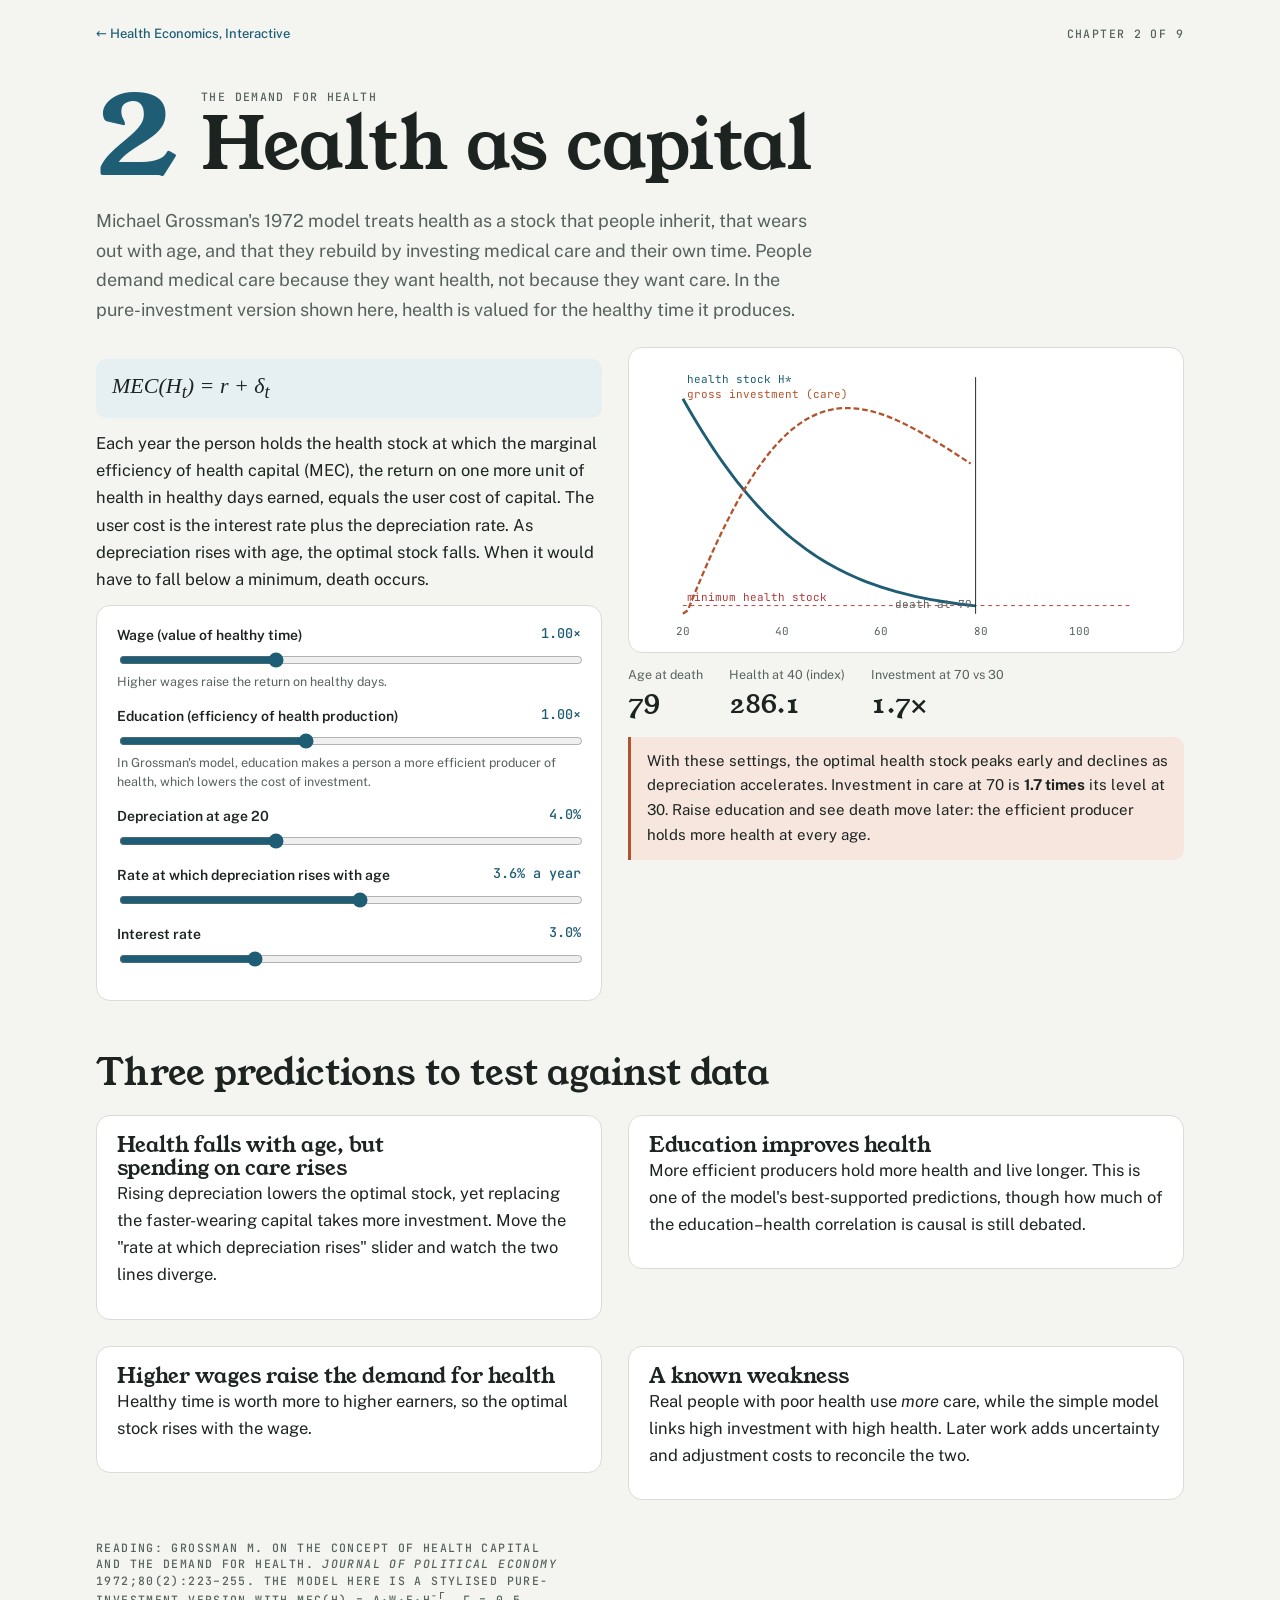
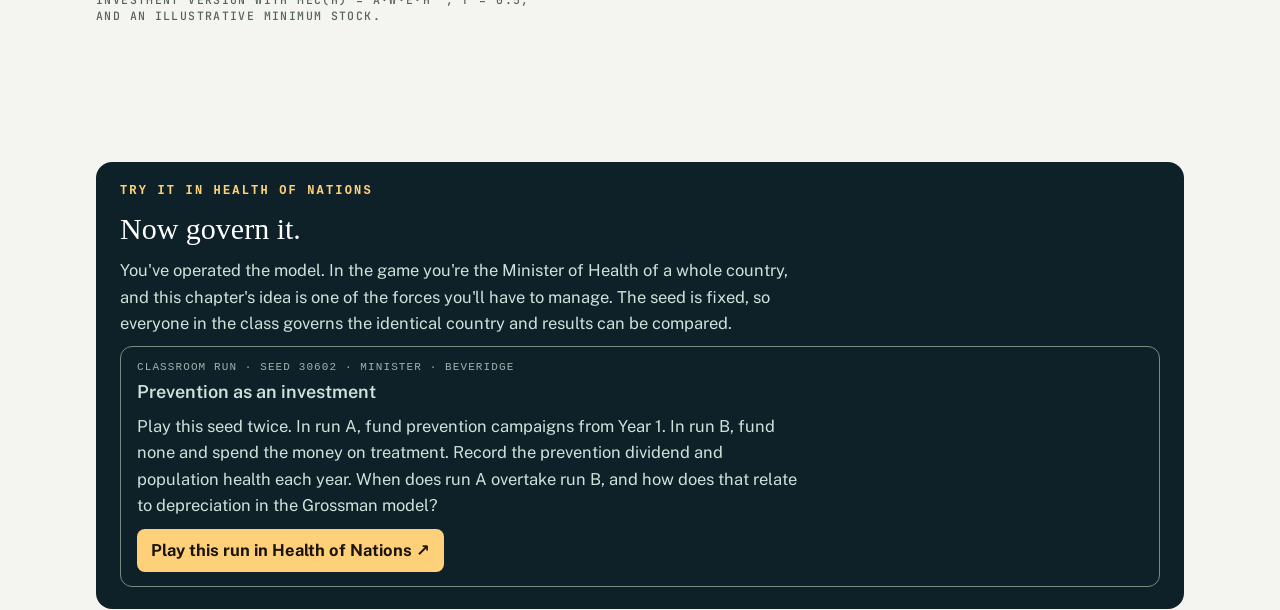
<file: course/grossman.html>
<!doctype html>
<html lang="en"><head><meta charset="utf-8"><meta name="viewport" content="width=device-width,initial-scale=1,viewport-fit=cover">
<title>Health as Capital</title>
<link rel="preconnect" href="https://fonts.googleapis.com"><link rel="preconnect" href="https://fonts.gstatic.com" crossorigin>
<link rel="stylesheet" href="https://fonts.googleapis.com/css2?family=Young+Serif&family=Public+Sans:wght@400;500;600&family=JetBrains+Mono:wght@400;500&display=swap">
<link rel="stylesheet" href="course.css"><style>:root{padding-top:env(safe-area-inset-top,0px);padding-bottom:env(safe-area-inset-bottom,0px)}</style></head>
<body><div class="wrap">
<div class="crumb"><a href="./">← Health Economics, Interactive</a><span class="lab">Chapter 2 of 9</span></div>
<div class="chapter-head"><div class="numeral">2</div><div><div class="lab">The demand for health</div><h1>Health as capital</h1></div></div>
<p class="lede">Michael Grossman's 1972 model treats health as a stock that people inherit, that wears out with age, and that they rebuild by investing medical care and their own time. People demand medical care because they want health, not because they want care. In the pure-investment version shown here, health is valued for the healthy time it produces.</p>

<div class="grid2">
  <div>
    <div class="eq">MEC(H<sub>t</sub>) = r + δ<sub>t</sub></div>
    <p>Each year the person holds the health stock at which the marginal efficiency of health capital (MEC), the return on one more unit of health in healthy days earned, equals the user cost of capital. The user cost is the interest rate plus the depreciation rate. As depreciation rises with age, the optimal stock falls. When it would have to fall below a minimum, death occurs.</p>
    <div class="panel">
      <div class="ctl"><label for="w">Wage (value of healthy time) <output id="w-o"></output></label><input id="w" type="range" min="0.5" max="2" step="0.05" value="1"><small>Higher wages raise the return on healthy days.</small></div>
      <div class="ctl"><label for="e">Education (efficiency of health production) <output id="e-o"></output></label><input id="e" type="range" min="0.6" max="1.6" step="0.05" value="1"><small>In Grossman's model, education makes a person a more efficient producer of health, which lowers the cost of investment.</small></div>
      <div class="ctl"><label for="d0">Depreciation at age 20 <output id="d0-o"></output></label><input id="d0" type="range" min="0.02" max="0.08" step="0.005" value="0.04"></div>
      <div class="ctl"><label for="dg">Rate at which depreciation rises with age <output id="dg-o"></output></label><input id="dg" type="range" min="0.01" max="0.06" step="0.002" value="0.035"></div>
      <div class="ctl"><label for="r">Interest rate <output id="r-o"></output></label><input id="r" type="range" min="0.01" max="0.08" step="0.005" value="0.03"></div>
    </div>
  </div>
  <div>
    <div class="figure"><svg id="fig" viewBox="0 0 560 300" role="img" aria-label="Optimal health stock and investment by age"></svg></div>
    <div class="stats"><div><span>Age at death</span><b id="death">—</b></div><div><span>Health at 40 (index)</span><b id="h40">—</b></div><div><span>Investment at 70 vs 30</span><b id="inv">—</b></div></div>
    <div class="callout" id="note"></div>
  </div>
</div>

<section>
  <h2>Three predictions to test against data</h2>
  <div class="grid2">
    <div class="panel"><h3>Health falls with age, but spending on care rises</h3><p>Rising depreciation lowers the optimal stock, yet replacing the faster-wearing capital takes more investment. Move the "rate at which depreciation rises" slider and watch the two lines diverge.</p></div>
    <div class="panel"><h3>Education improves health</h3><p>More efficient producers hold more health and live longer. This is one of the model's best-supported predictions, though how much of the education–health correlation is causal is still debated.</p></div>
    <div class="panel"><h3>Higher wages raise the demand for health</h3><p>Healthy time is worth more to higher earners, so the optimal stock rises with the wage.</p></div>
    <div class="panel"><h3>A known weakness</h3><p>Real people with poor health use <i>more</i> care, while the simple model links high investment with high health. Later work adds uncertainty and adjustment costs to reconcile the two.</p></div>
  </div>
</section>
<p class="lab" style="margin-top:40px">Reading: Grossman M. On the concept of health capital and the demand for health. <i>Journal of Political Economy</i> 1972;80(2):223–255. The model here is a stylised pure-investment version with MEC(H) = A·w·e·H<sup>−γ</sup>, γ = 0.5, and an illustrative minimum stock.</p>
</div>
<script>
(() => {
  const $ = id => document.getElementById(id), css = n => getComputedStyle(document.documentElement).getPropertyValue(n).trim();
  const fmt = (n, d = 0) => n.toLocaleString('en-NZ', {maximumFractionDigits: d, minimumFractionDigits: d});
  const G = .5, A = .6, HMIN = 28;
  function run() {
    const w = +$('w').value, e = +$('e').value, d0 = +$('d0').value, dg = +$('dg').value, r = +$('r').value;
    $('w-o').textContent = `${fmt(w, 2)}×`; $('e-o').textContent = `${fmt(e, 2)}×`; $('d0-o').textContent = `${fmt(d0 * 100, 1)}%`; $('dg-o').textContent = `${fmt(dg * 100, 1)}% a year`; $('r-o').textContent = `${fmt(r * 100, 1)}%`;
    const H = [], I = [], D = [];
    let death = 110;
    for (let a = 20; a <= 110; a++) {
      const delta = Math.min(.95, d0 * Math.exp(dg * (a - 20)));
      const h = Math.pow(A * w * e / (r + delta), 1 / G) * 10;
      D.push(delta); H.push(h);
      if (h < HMIN && death === 110) death = a;
    }
    for (let i = 0; i < H.length - 1; i++) I.push(Math.max(0, (H[i + 1] - (1 - D[i]) * H[i]) / e));
    const W = 560, Hh = 300, L = 46, R = 46, T = 18, B = 34, ages = 90, maxH = Math.max(...H.slice(0, 20)) * 1.1, maxI = Math.max(...I.slice(0, Math.max(1, death - 20))) * 1.15;
    const X = a => L + (a - 20) / ages * (W - L - R), YH = h => T + (1 - Math.min(h, maxH) / maxH) * (Hh - T - B), YI = v => T + (1 - Math.min(v, maxI) / maxI) * (Hh - T - B);
    const upto = Math.min(death, 110) - 20;
    let out = [20, 40, 60, 80, 100].map(a => `<text x="${X(a)}" y="${Hh - 12}" text-anchor="middle">${a}</text>`).join('');
    out += `<path d="M${L} ${YH(HMIN)}H${W - R}" stroke="${css('--bad')}" stroke-dasharray="4 4"/><text x="${L + 4}" y="${YH(HMIN) - 5}" style="fill:${css('--bad')}">minimum health stock</text>`;
    out += `<path d="${H.slice(0, upto + 1).map((h, i) => `${i ? 'L' : 'M'}${X(20 + i)},${YH(h)}`).join('')}" fill="none" stroke="${css('--accent')}" stroke-width="3"/>`;
    out += `<path d="${I.slice(0, upto).map((v, i) => `${i ? 'L' : 'M'}${X(20 + i)},${YI(v)}`).join('')}" fill="none" stroke="${css('--accent2')}" stroke-width="2.4" stroke-dasharray="6 3"/>`;
    out += `<text x="${L + 4}" y="${T + 6}" style="fill:${css('--accent')}">health stock H*</text><text x="${L + 4}" y="${T + 22}" style="fill:${css('--accent2')}">gross investment (care)</text>`;
    out += death < 110 ? `<path d="M${X(death)} ${T}V${Hh - B}" stroke="${css('--ink')}"/><text x="${X(death) - 4}" y="${Hh - B - 6}" text-anchor="end">death at ${death}</text>` : '';
    $('fig').innerHTML = out;
    $('death').textContent = death < 110 ? death : '110+'; $('h40').textContent = fmt(H[20], 1);
    $('inv').textContent = I[50] && I[10] ? `${fmt(I[50] / I[10], 1)}×` : '—';
    $('note').innerHTML = `With these settings, the optimal health stock peaks early and declines as depreciation accelerates. Investment in care at 70 is <b>${I[50] && I[10] ? fmt(I[50] / I[10], 1) : '—'} times</b> its level at 30. Raise education and see death move later: the efficient producer holds more health at every age.`;
  }
  document.querySelectorAll('input').forEach(i => i.addEventListener('input', run));
  matchMedia('(prefers-color-scheme: dark)').addEventListener?.('change', run);
  run();
})();
</script><section id="play" style="margin:56px auto 0;max-width:1120px;padding-left:max(16px,env(safe-area-inset-left,0px));padding-right:max(16px,env(safe-area-inset-right,0px))"><div style="border-radius:16px;padding:22px 24px;background:#0e2129;color:#cde3da"><div style="font:600 12px ui-monospace,monospace;letter-spacing:.18em;color:#ffd07a">TRY IT IN HEALTH OF NATIONS</div><div style="font-size:clamp(22px,3vw,30px);font-family:Georgia,serif;margin:6px 0 4px;color:#fff">Now govern it.</div><p style="margin:0;line-height:1.6;max-width:70ch">You've operated the model. In the game you're the Minister of Health of a whole country, and this chapter's idea is one of the forces you'll have to manage. The seed is fixed, so everyone in the class governs the identical country and results can be compared.</p><div style="border:1px solid #7a8a80;border-radius:12px;padding:14px 16px;margin-top:10px"><div style="font:500 11px ui-monospace,monospace;letter-spacing:.1em;text-transform:uppercase;opacity:.75">Classroom run · seed 30602 · minister · beveridge</div><div style="font-size:18px;font-weight:600;margin:4px 0 6px">Prevention as an investment</div><p style="margin:0 0 10px;line-height:1.6">Play this seed twice. In run A, fund prevention campaigns from Year 1. In run B, fund none and spend the money on treatment. Record the prevention dividend and population health each year. When does run A overtake run B, and how does that relate to depreciation in the Grossman model?</p><a data-game="?assignment=a2" href="#" target="_blank" rel="noopener" style="display:inline-block;background:#ffd07a;color:#1a1408;font-weight:700;text-decoration:none;border-radius:8px;padding:8px 14px">Play this run in Health of Nations ↗</a></div></div></section><script>(()=>{const live='https://austinhendersoneconomist.github.io/health-of-nations-play/';const local=/github\.io$|^localhost$|^127\.0\.0\.1$/.test(location.hostname)&&!/\/artifact\//.test(location.pathname);const base=local?'../':live;document.querySelectorAll('[data-game]').forEach(a=>{a.href=base+(a.dataset.game||'')});})();</script></body></html>
</file>
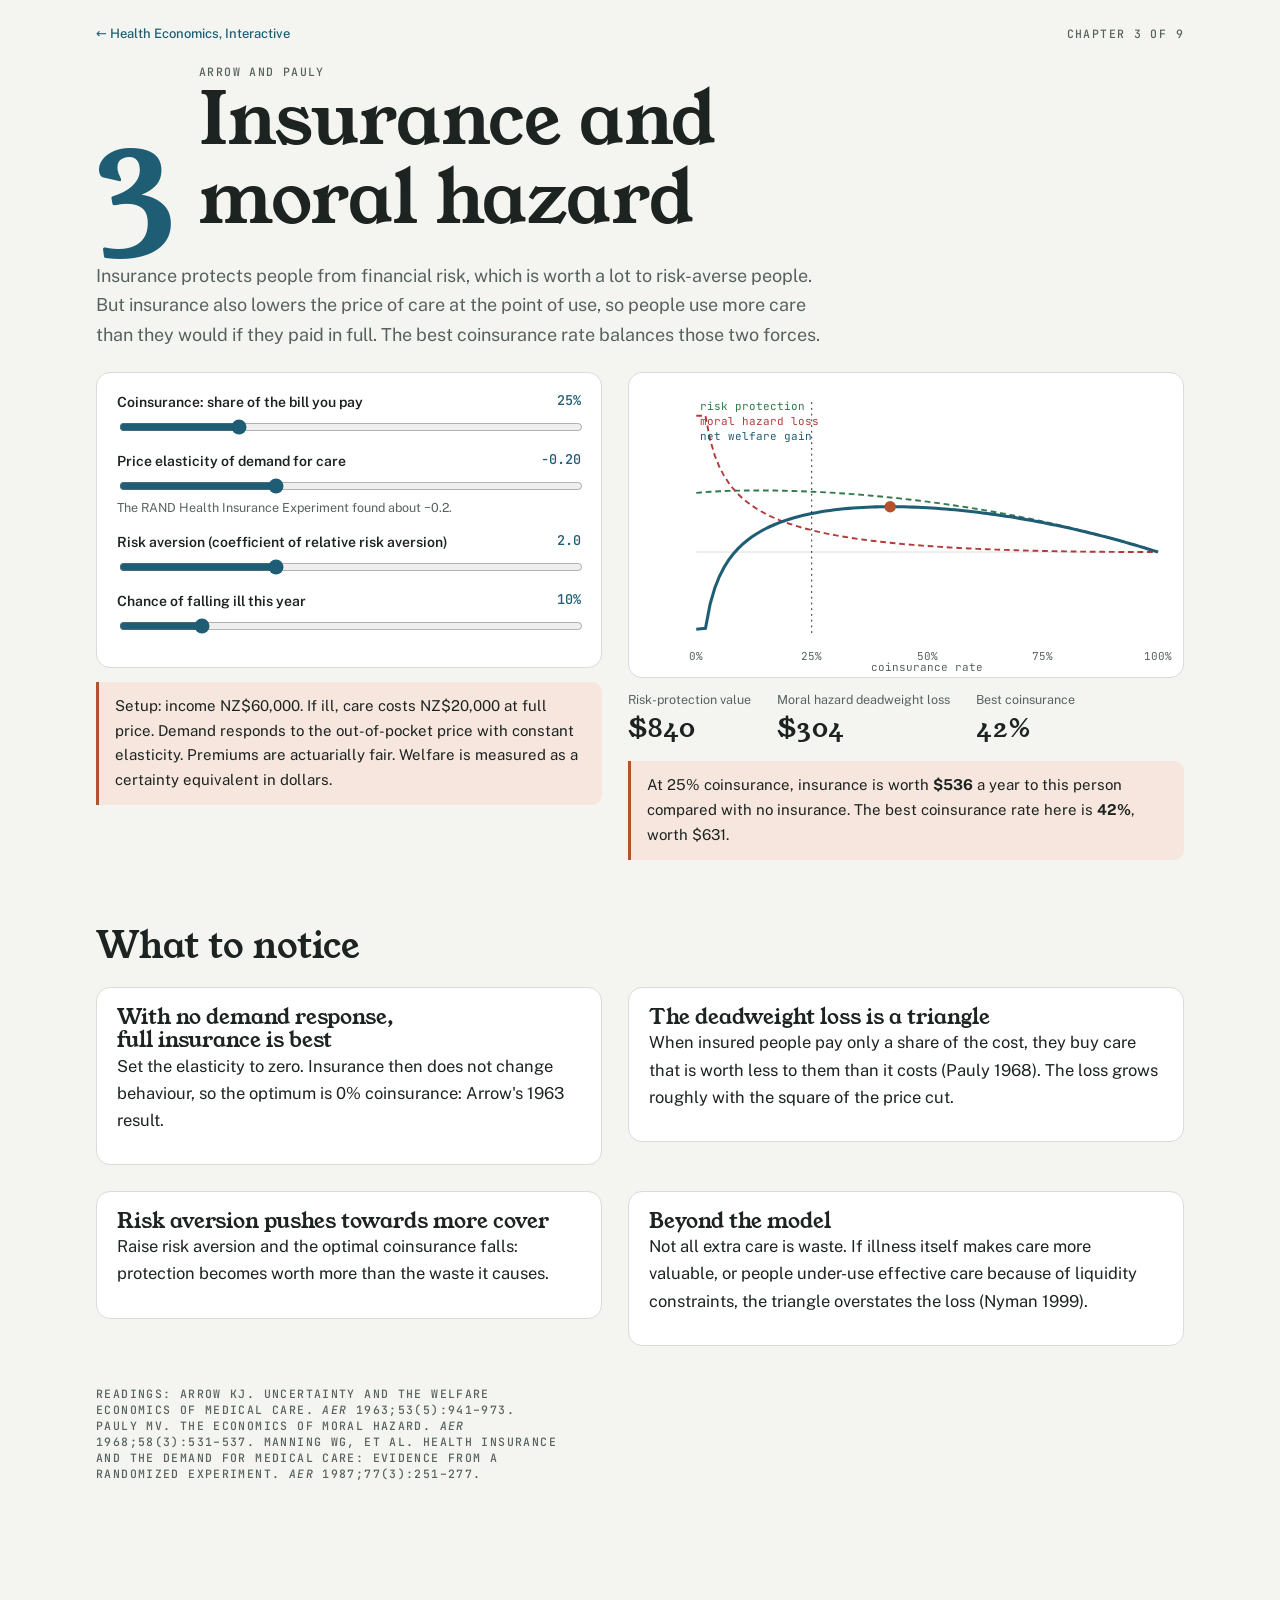
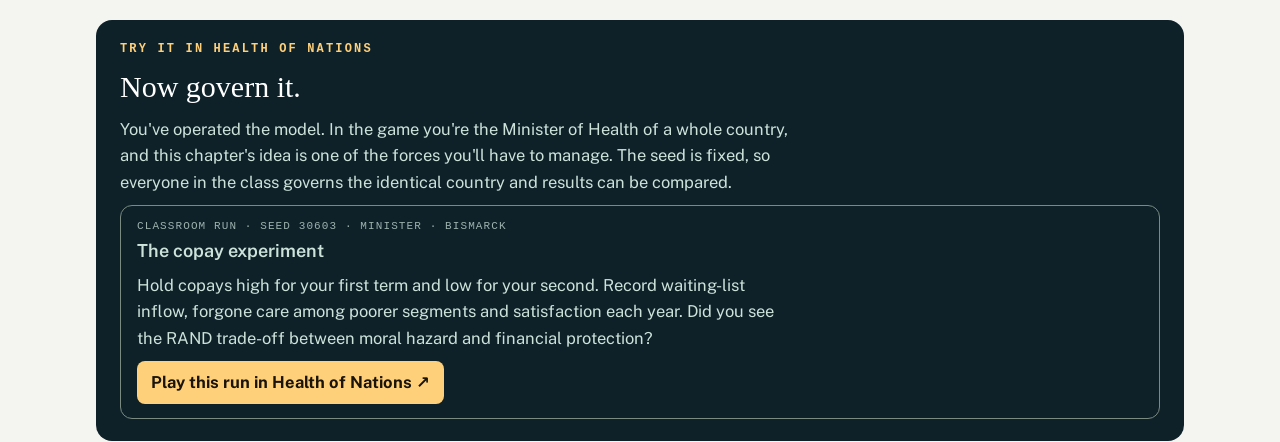
<file: course/insurance.html>
<!doctype html>
<html lang="en"><head><meta charset="utf-8"><meta name="viewport" content="width=device-width,initial-scale=1,viewport-fit=cover">
<title>Insurance and Moral Hazard</title>
<link rel="preconnect" href="https://fonts.googleapis.com"><link rel="preconnect" href="https://fonts.gstatic.com" crossorigin>
<link rel="stylesheet" href="https://fonts.googleapis.com/css2?family=Young+Serif&family=Public+Sans:wght@400;500;600&family=JetBrains+Mono:wght@400;500&display=swap">
<link rel="stylesheet" href="course.css"><style>:root{padding-top:env(safe-area-inset-top,0px);padding-bottom:env(safe-area-inset-bottom,0px)}</style></head>
<body><div class="wrap">
<div class="crumb"><a href="./">← Health Economics, Interactive</a><span class="lab">Chapter 3 of 9</span></div>
<div class="chapter-head"><div class="numeral">3</div><div><div class="lab">Arrow and Pauly</div><h1>Insurance and moral hazard</h1></div></div>
<p class="lede">Insurance protects people from financial risk, which is worth a lot to risk-averse people. But insurance also lowers the price of care at the point of use, so people use more care than they would if they paid in full. The best coinsurance rate balances those two forces.</p>

<div class="grid2">
  <div>
    <div class="panel">
      <div class="ctl"><label for="c">Coinsurance: share of the bill you pay <output id="c-o"></output></label><input id="c" type="range" min="0" max="1" step="0.01" value="0.25"></div>
      <div class="ctl"><label for="el">Price elasticity of demand for care <output id="el-o"></output></label><input id="el" type="range" min="0" max="0.6" step="0.01" value="0.2"><small>The RAND Health Insurance Experiment found about −0.2.</small></div>
      <div class="ctl"><label for="ra">Risk aversion (coefficient of relative risk aversion) <output id="ra-o"></output></label><input id="ra" type="range" min="0" max="6" step="0.1" value="2"></div>
      <div class="ctl"><label for="p">Chance of falling ill this year <output id="p-o"></output></label><input id="p" type="range" min="0.02" max="0.5" step="0.01" value="0.1"></div>
    </div>
    <div class="callout">Setup: income NZ$60,000. If ill, care costs NZ$20,000 at full price. Demand responds to the out-of-pocket price with constant elasticity. Premiums are actuarially fair. Welfare is measured as a certainty equivalent in dollars.</div>
  </div>
  <div>
    <div class="figure"><svg id="fig" viewBox="0 0 560 300" role="img" aria-label="Risk-protection gain, moral hazard loss and net welfare by coinsurance rate"></svg></div>
    <div class="stats"><div><span>Risk-protection value</span><b id="rp">—</b></div><div><span>Moral hazard deadweight loss</span><b id="dwl">—</b></div><div><span>Best coinsurance</span><b id="best">—</b></div></div>
    <div class="callout" id="note"></div>
  </div>
</div>
<section>
  <h2>What to notice</h2>
  <div class="grid2">
    <div class="panel"><h3>With no demand response, full insurance is best</h3><p>Set the elasticity to zero. Insurance then does not change behaviour, so the optimum is 0% coinsurance: Arrow's 1963 result.</p></div>
    <div class="panel"><h3>The deadweight loss is a triangle</h3><p>When insured people pay only a share of the cost, they buy care that is worth less to them than it costs (Pauly 1968). The loss grows roughly with the square of the price cut.</p></div>
    <div class="panel"><h3>Risk aversion pushes towards more cover</h3><p>Raise risk aversion and the optimal coinsurance falls: protection becomes worth more than the waste it causes.</p></div>
    <div class="panel"><h3>Beyond the model</h3><p>Not all extra care is waste. If illness itself makes care more valuable, or people under-use effective care because of liquidity constraints, the triangle overstates the loss (Nyman 1999).</p></div>
  </div>
</section>
<p class="lab" style="margin-top:40px">Readings: Arrow KJ. Uncertainty and the welfare economics of medical care. <i>AER</i> 1963;53(5):941–973. Pauly MV. The economics of moral hazard. <i>AER</i> 1968;58(3):531–537. Manning WG, et al. Health insurance and the demand for medical care: evidence from a randomized experiment. <i>AER</i> 1987;77(3):251–277.</p>
</div>
<script>
(() => {
  const $ = id => document.getElementById(id), css = n => getComputedStyle(document.documentElement).getPropertyValue(n).trim();
  const fmt = (n, d = 0) => n.toLocaleString('en-NZ', {maximumFractionDigits: d, minimumFractionDigits: d});
  const Y = 60000, L0 = 20000;
  function welfare(c, el, ra, p) {
    // demand: care m = L0 * c^(-el) relative to full price (c=1); capped at 2.5x
    const m = Math.min(L0 * Math.pow(Math.max(c, .02), -el), L0 * 2.5);
    // consumer value of care: area under inverse demand from 0 to m; value of the "extra" care beyond L0 at full price
    // inverse demand price P(q) = (q/L0)^(-1/el) for q > L0 (per unit relative price); value of extra care = ∫_{L0}^{m} P(q) dq (in $ per $ of cost units)
    let extraValue = 0;
    if (el > 0 && m > L0) { const n = 200; for (let i = 0; i < n; i++) { const q = L0 + (m - L0) * (i + .5) / n; extraValue += Math.pow(q / L0, -1 / el) * (m - L0) / n; } }
    const extraCost = m - L0;
    const premium = p * (1 - c) * m;
    const ill = Y - premium - c * m + extraValue, well = Y - premium;
    const u = x => ra === 1 ? Math.log(x) : (Math.pow(x, 1 - ra) - 1) / (1 - ra), uinv = v => ra === 1 ? Math.exp(v) : Math.pow(v * (1 - ra) + 1, 1 / (1 - ra));
    const ce = ra === 0 ? p * ill + (1 - p) * well : uinv(p * u(ill) + (1 - p) * u(well));
    const ev = p * ill + (1 - p) * well;
    return {ce, ev, dwl: p * (extraCost - extraValue), m};
  }
  function run() {
    const c = +$('c').value, el = +$('el').value, ra = +$('ra').value, p = +$('p').value;
    $('c-o').textContent = `${fmt(c * 100)}%`; $('el-o').textContent = `−${fmt(el, 2)}`; $('ra-o').textContent = fmt(ra, 1); $('p-o').textContent = `${fmt(p * 100)}%`;
    const none = welfare(1, el, ra, p), grid = Array.from({length: 101}, (_, i) => i / 100).map(cc => { const w = welfare(cc, el, ra, p); return {c: cc, gain: w.ce - none.ce, dwl: w.dwl, rp: w.ce - none.ce + w.dwl}; });
    const best = grid.reduce((a, b) => b.gain > a.gain ? b : a), cur = grid[Math.round(c * 100)];
    const W = 560, H = 300, L = 60, R = 16, T = 18, B = 36, mx = Math.max(...grid.map(g => Math.max(g.rp, g.dwl, g.gain))) * 1.1 || 1, mn = Math.min(0, ...grid.map(g => g.gain)) * 1.1;
    const X = cc => L + cc * (W - L - R), YY = v => T + (mx - v) / (mx - mn) * (H - T - B);
    const line = (k, col, dash) => `<path d="${grid.map((g, i) => `${i ? 'L' : 'M'}${X(g.c)},${YY(g[k])}`).join('')}" fill="none" stroke="${css(col)}" stroke-width="${k === 'gain' ? 3.2 : 2}" ${dash ? 'stroke-dasharray="6 4"' : ''}/>`;
    let out = `<path d="M${L} ${YY(0)}H${W - R}" stroke="${css('--line')}"/>` + [0, .25, .5, .75, 1].map(cc => `<text x="${X(cc)}" y="${H - 12}" text-anchor="middle">${cc * 100}%</text>`).join('');
    out += line('rp', '--good', true) + line('dwl', '--bad', true) + line('gain', '--accent');
    out += `<path d="M${X(c)} ${T}V${H - B}" stroke="${css('--ink')}" stroke-dasharray="2 4"/><circle cx="${X(best.c)}" cy="${YY(best.gain)}" r="6" fill="${css('--accent2')}"/>`;
    out += `<text x="${L + 4}" y="${T + 8}" style="fill:${css('--good')}">risk protection</text><text x="${L + 4}" y="${T + 24}" style="fill:${css('--bad')}">moral hazard loss</text><text x="${L + 4}" y="${T + 40}" style="fill:${css('--accent')}">net welfare gain</text><text x="${(L + W - R) / 2}" y="${H - 0}" text-anchor="middle">coinsurance rate</text>`;
    $('fig').innerHTML = out;
    $('rp').textContent = `$${fmt(cur.rp)}`; $('dwl').textContent = `$${fmt(cur.dwl)}`; $('best').textContent = `${fmt(best.c * 100)}%`;
    $('note').innerHTML = `At ${fmt(c * 100)}% coinsurance, insurance is worth <b>$${fmt(cur.gain)}</b> a year to this person compared with no insurance. The best coinsurance rate here is <b>${fmt(best.c * 100)}%</b>, worth $${fmt(best.gain)}.`;
  }
  document.querySelectorAll('input').forEach(i => i.addEventListener('input', run));
  matchMedia('(prefers-color-scheme: dark)').addEventListener?.('change', run);
  run();
})();
</script><section id="play" style="margin:56px auto 0;max-width:1120px;padding-left:max(16px,env(safe-area-inset-left,0px));padding-right:max(16px,env(safe-area-inset-right,0px))"><div style="border-radius:16px;padding:22px 24px;background:#0e2129;color:#cde3da"><div style="font:600 12px ui-monospace,monospace;letter-spacing:.18em;color:#ffd07a">TRY IT IN HEALTH OF NATIONS</div><div style="font-size:clamp(22px,3vw,30px);font-family:Georgia,serif;margin:6px 0 4px;color:#fff">Now govern it.</div><p style="margin:0;line-height:1.6;max-width:70ch">You've operated the model. In the game you're the Minister of Health of a whole country, and this chapter's idea is one of the forces you'll have to manage. The seed is fixed, so everyone in the class governs the identical country and results can be compared.</p><div style="border:1px solid #7a8a80;border-radius:12px;padding:14px 16px;margin-top:10px"><div style="font:500 11px ui-monospace,monospace;letter-spacing:.1em;text-transform:uppercase;opacity:.75">Classroom run · seed 30603 · minister · bismarck</div><div style="font-size:18px;font-weight:600;margin:4px 0 6px">The copay experiment</div><p style="margin:0 0 10px;line-height:1.6">Hold copays high for your first term and low for your second. Record waiting-list inflow, forgone care among poorer segments and satisfaction each year. Did you see the RAND trade-off between moral hazard and financial protection?</p><a data-game="?assignment=a3" href="#" target="_blank" rel="noopener" style="display:inline-block;background:#ffd07a;color:#1a1408;font-weight:700;text-decoration:none;border-radius:8px;padding:8px 14px">Play this run in Health of Nations ↗</a></div></div></section><script>(()=>{const live='https://austinhendersoneconomist.github.io/health-of-nations-play/';const local=/github\.io$|^localhost$|^127\.0\.0\.1$/.test(location.hostname)&&!/\/artifact\//.test(location.pathname);const base=local?'../':live;document.querySelectorAll('[data-game]').forEach(a=>{a.href=base+(a.dataset.game||'')});})();</script></body></html>
</file>
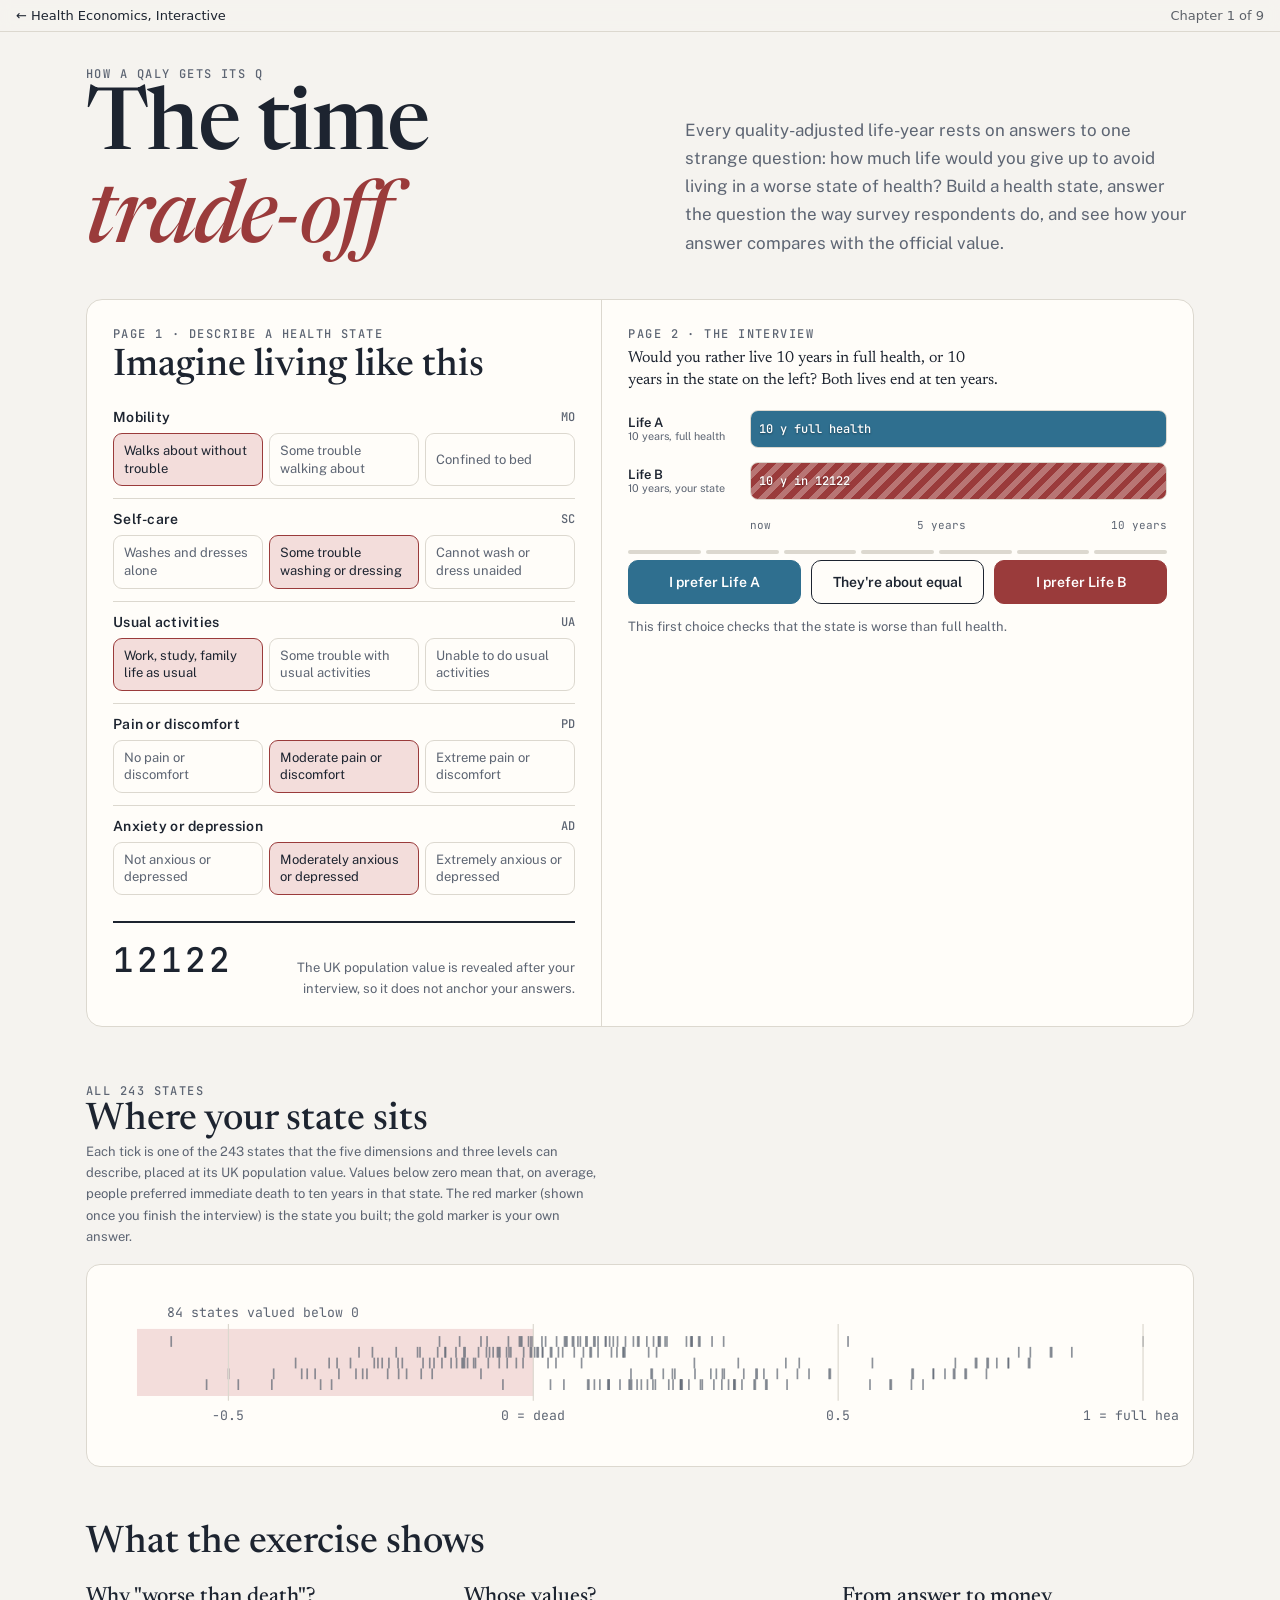
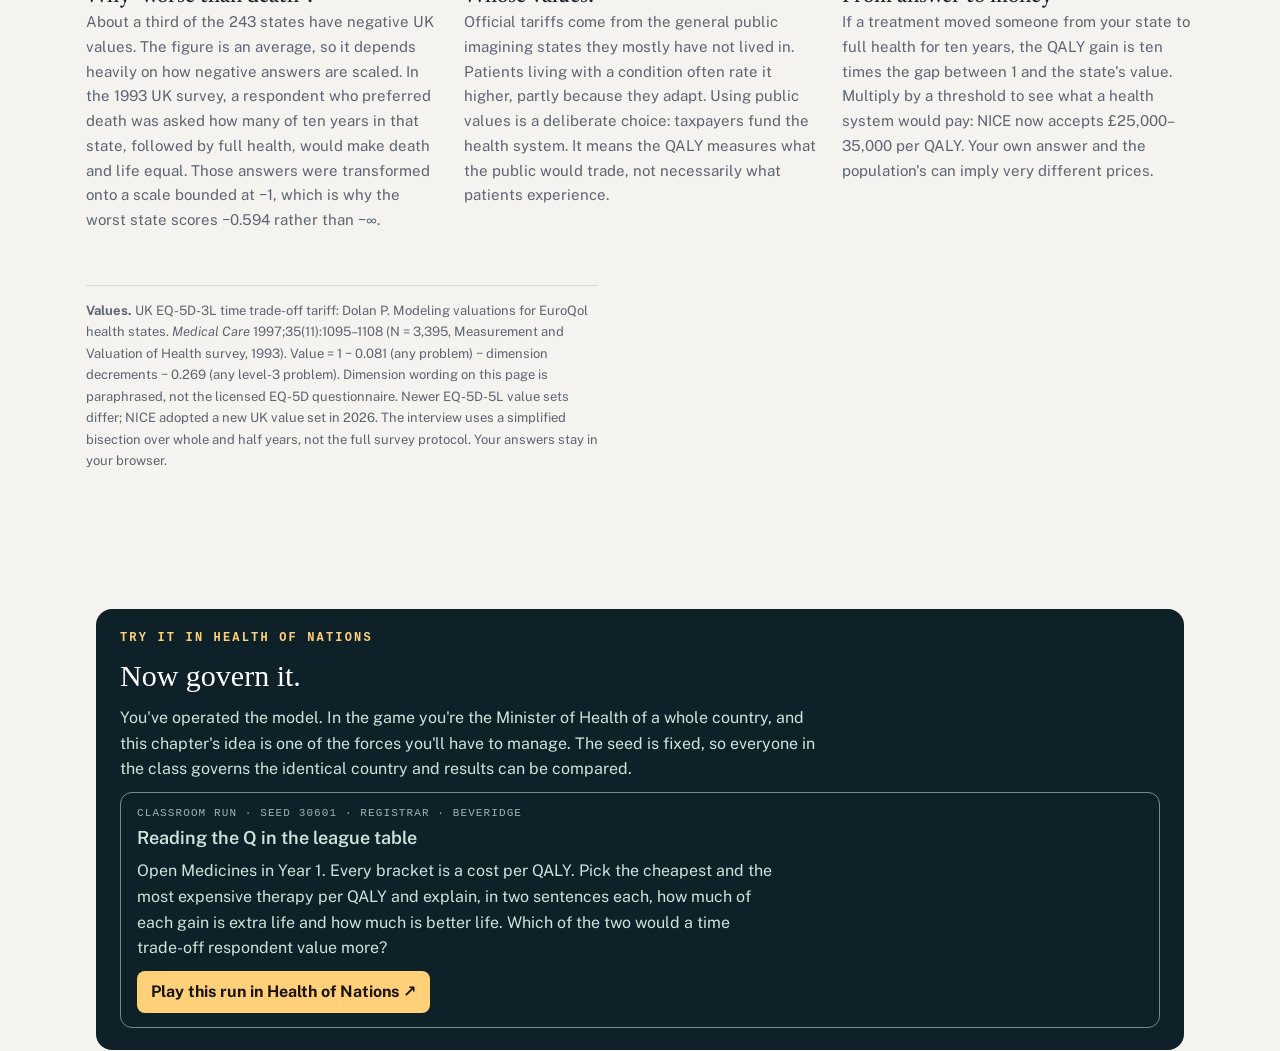
<file: course/valuing.html>
<!doctype html>
<html lang="en"><head><meta charset="utf-8"><meta name="viewport" content="width=device-width,initial-scale=1,viewport-fit=cover"><title>The Time Trade-Off</title>
<meta name="claude:viewport-fit-sides" content="cover">
<link rel="preconnect" href="https://fonts.googleapis.com"><link rel="preconnect" href="https://fonts.gstatic.com" crossorigin>
<link rel="stylesheet" href="https://fonts.googleapis.com/css2?family=Newsreader:ital,opsz,wght@0,6..72,400;0,6..72,500;1,6..72,400;1,6..72,500&family=Public+Sans:wght@400;500;600&family=JetBrains+Mono:wght@400;500&display=swap">
<style>
/* Layout: a valuation-interview booklet. Left page: the health state you build. Right page: the interview. Below: your answer placed among all 243 states. */
:root{
  --bg:#f5f3ef; --paper:#fffdf9; --ink:#1d2430; --muted:#5d6573; --line:#dcd8cf;
  --life:#2f6f8f; --life-soft:#dbe9f0; --state:#9a3b3b; --state-soft:#f3dddb; --gold:#b98a2e;
  --display:"Newsreader",Georgia,serif; --body:"Public Sans","Segoe UI",system-ui,sans-serif; --mono:"JetBrains Mono",ui-monospace,monospace;
}
@media (prefers-color-scheme: dark){:root:not([data-theme="light"]){
  --bg:#12161c; --paper:#1a1f27; --ink:#e8e6e1; --muted:#a2a9b4; --line:#2e3540;
  --life:#6fb6d6; --life-soft:#1d3440; --state:#e08a84; --state-soft:#3d2424; --gold:#e0b45c; color-scheme:dark}}
:root[data-theme="dark"]{
  --bg:#12161c; --paper:#1a1f27; --ink:#e8e6e1; --muted:#a2a9b4; --line:#2e3540;
  --life:#6fb6d6; --life-soft:#1d3440; --state:#e08a84; --state-soft:#3d2424; --gold:#e0b45c; color-scheme:dark}
*{box-sizing:border-box}
body{background:var(--bg);color:var(--ink);font:16px/1.65 var(--body);margin:0}
.wrap{max-width:1140px;margin:0 auto;padding-block:34px 70px;padding-left:max(16px,env(safe-area-inset-left,0px));padding-right:max(16px,env(safe-area-inset-right,0px))}
h1,h2,h3{font-family:var(--display);font-weight:500;margin:0;text-wrap:balance;line-height:1.08}
h1{font-size:clamp(46px,7vw,86px);letter-spacing:-.02em}
h1 em{color:var(--state)}
h2{font-size:clamp(28px,3.4vw,38px)}h3{font-size:22px}
p{margin:0 0 12px;max-width:64ch}
.eyebrow{font:500 12px/1.4 var(--mono);letter-spacing:.12em;text-transform:uppercase;color:var(--muted)}
:focus-visible{outline:3px solid var(--gold);outline-offset:3px}
.intro{display:grid;grid-template-columns:minmax(0,1.1fr) minmax(0,1fr);gap:40px;align-items:end;margin-bottom:30px}
.intro p{color:var(--muted);font-size:17px}
.book{display:grid;grid-template-columns:minmax(0,1fr) minmax(0,1.15fr);border:1px solid var(--line);border-radius:16px;overflow:hidden;background:var(--paper)}
.page{padding:26px;min-width:0}
.page+.page{border-left:1px solid var(--line)}
.dim{border-top:1px solid var(--line);padding:12px 0}
.dim:first-of-type{border-top:0}
.dim h3{font:600 14px var(--body);letter-spacing:.02em;margin-bottom:8px;display:flex;justify-content:space-between}
.dim h3 span{font:500 12px var(--mono);color:var(--muted)}
.levels{display:grid;grid-template-columns:repeat(3,minmax(0,1fr));gap:6px}
.levels button{all:unset;cursor:pointer;border:1px solid var(--line);border-radius:9px;padding:8px 10px;font-size:13px;line-height:1.35;color:var(--muted);min-height:44px;box-sizing:border-box}
.levels button:hover{border-color:var(--muted)}
.levels button[aria-pressed="true"]{border-color:var(--state);background:var(--state-soft);color:var(--ink)}
.levels button:focus-visible{outline:3px solid var(--gold)}
.code{display:flex;align-items:baseline;justify-content:space-between;gap:16px;margin-top:14px;padding-top:14px;border-top:2px solid var(--ink)}
.code b{font:500 34px var(--mono);letter-spacing:.12em}
.code span{font-size:13px;color:var(--muted);text-align:right}
/* Interview */
.question{font:400 clamp(22px,2.6vw,28px)/1.35 var(--display);margin:6px 0 18px}
.lanes{display:grid;gap:14px;margin-bottom:18px}
.lane{display:grid;grid-template-columns:110px minmax(0,1fr);gap:12px;align-items:center}
.lane .who{font:600 13px var(--body)}
.lane .who small{display:block;font-weight:400;color:var(--muted)}
.track{position:relative;height:38px;border-radius:8px;background:repeating-linear-gradient(90deg,transparent 0 calc(10% - 1px),var(--line) calc(10% - 1px) 10%);border:1px solid var(--line);overflow:hidden}
.seg{position:absolute;top:0;bottom:0;transition:width .5s cubic-bezier(.2,.7,.2,1),left .5s cubic-bezier(.2,.7,.2,1)}
.seg.life{background:var(--life)}
.seg.state{background:repeating-linear-gradient(135deg,var(--state) 0 6px,color-mix(in srgb,var(--state) 70%,var(--paper)) 6px 12px)}
.seg.dead{background:var(--ink);opacity:.85}
.seg-label{position:absolute;top:50%;transform:translateY(-50%);font:500 12px var(--mono);color:#fff;padding:0 8px;white-space:nowrap;text-shadow:0 1px 2px #0006}
.axis{display:flex;justify-content:space-between;font:400 11px var(--mono);color:var(--muted);margin:4px 0 0 122px}
.choices{display:grid;grid-template-columns:1fr 1fr 1fr;gap:10px}
.choices button{all:unset;cursor:pointer;text-align:center;border:1px solid var(--ink);border-radius:10px;padding:12px 10px;font:600 14px var(--body);min-height:44px;box-sizing:border-box}
.choices button.a{background:var(--life);color:#fff;border-color:var(--life)}
.choices button.b{background:var(--state);color:#fff;border-color:var(--state)}
.choices button:hover{filter:brightness(1.07)}
.choices button:focus-visible{outline:3px solid var(--gold)}
.progress{display:flex;gap:5px;margin:18px 0 6px}
.progress i{flex:1;height:4px;border-radius:2px;background:var(--line)}
.progress i.done{background:var(--gold)}
.small{font-size:13px;color:var(--muted)}
.result{display:none}
.result.show{display:block}
.scores{display:grid;grid-template-columns:repeat(3,minmax(0,1fr));gap:12px;margin:10px 0 16px}
.score{border:1px solid var(--line);border-radius:12px;padding:12px 14px}
.score span{display:block;font-size:12px;color:var(--muted)}
.score b{font:500 32px/1.1 var(--display);font-variant-numeric:tabular-nums}
.score.you b{color:var(--state)}.score.pop b{color:var(--life)}
.linkbtn{all:unset;cursor:pointer;color:var(--life);font-weight:600;font-size:14px;text-decoration:underline;text-underline-offset:4px}
/* Strip */
section{margin-top:56px}
.strip-wrap{background:var(--paper);border:1px solid var(--line);border-radius:14px;padding:16px 14px 6px;margin-top:16px;overflow-x:auto}
#strip{display:block;width:100%;min-width:620px;height:auto}
#strip text{font:400 11px var(--mono);fill:var(--muted)}
.cols{display:grid;grid-template-columns:repeat(3,minmax(0,1fr));gap:26px;margin-top:22px}
.cols p{font-size:15px;color:var(--muted)}
.refs{font-size:13px;color:var(--muted);margin-top:40px;border-top:1px solid var(--line);padding-top:14px}
@media(max-width:860px){.book,.intro,.cols{grid-template-columns:1fr}.page+.page{border-left:0;border-top:1px solid var(--line)}.scores{grid-template-columns:1fr 1fr}}
@media(max-width:480px){.levels{grid-template-columns:1fr}.lane{grid-template-columns:1fr}.axis{margin-left:0}.choices{grid-template-columns:1fr}}
@media(prefers-reduced-motion:reduce){.seg{transition:none}}
</style>

</head><body><nav style="position:sticky;top:0;z-index:20;display:flex;justify-content:space-between;gap:12px;padding:8px max(16px,env(safe-area-inset-left,0px));background:color-mix(in srgb,var(--bg,#fff) 92%,transparent);backdrop-filter:blur(6px);border-bottom:1px solid var(--line,#ddd);font:500 13px system-ui,sans-serif"><a href="./" style="color:inherit;text-decoration:none">← Health Economics, Interactive</a><span style="opacity:.7">Chapter 1 of 9</span></nav><div class="wrap">
  <div class="intro">
    <div><div class="eyebrow">How a QALY gets its Q</div><h1>The time<br><em>trade-off</em></h1></div>
    <p>Every quality-adjusted life-year rests on answers to one strange question: how much life would you give up to avoid living in a worse state of health? Build a health state, answer the question the way survey respondents do, and see how your answer compares with the official value.</p>
  </div>

  <div class="book">
    <div class="page" aria-labelledby="build-h">
      <div class="eyebrow">Page 1 · Describe a health state</div>
      <h2 id="build-h" style="margin:4px 0 10px">Imagine living like this</h2>
      <div id="dims"></div>
      <div class="code"><b id="code">11111</b><span id="code-note">Full health. Choose at least one problem to begin.</span></div>
    </div>
    <div class="page" aria-labelledby="ask-h">
      <div class="eyebrow">Page 2 · The interview</div>
      <div id="interview">
        <h2 id="ask-h" class="question" style="font-size:inherit"></h2>
        <div class="lanes" aria-hidden="true">
          <div class="lane"><div class="who">Life A<small id="a-sub"></small></div><div class="track" id="trackA"></div></div>
          <div class="lane"><div class="who">Life B<small id="b-sub"></small></div><div class="track" id="trackB"></div></div>
        </div>
        <div class="axis" aria-hidden="true"><span>now</span><span>5 years</span><span>10 years</span></div>
        <div class="progress" id="progress" aria-hidden="true"></div>
        <div class="choices" id="choices">
          <button type="button" class="a" data-c="A">I prefer Life A</button>
          <button type="button" data-c="=">They're about equal</button>
          <button type="button" class="b" data-c="B">I prefer Life B</button>
        </div>
        <p class="small" id="hint" style="margin-top:12px"></p>
      </div>
      <div class="result" id="result" aria-live="polite"></div>
    </div>
  </div>

  <section aria-labelledby="strip-h">
    <div class="eyebrow">All 243 states</div>
    <h2 id="strip-h">Where your state sits</h2>
    <p class="small">Each tick is one of the 243 states that the five dimensions and three levels can describe, placed at its UK population value. Values below zero mean that, on average, people preferred immediate death to ten years in that state. The red marker (shown once you finish the interview) is the state you built; the gold marker is your own answer.</p>
    <div class="strip-wrap"><svg id="strip" viewBox="0 0 900 150" role="img" aria-label="All 243 health states on a scale from −0.594 to 1"></svg></div>
  </section>

  <section aria-labelledby="why-h">
    <h2 id="why-h">What the exercise shows</h2>
    <div class="cols">
      <div><h3>Why "worse than death"?</h3><p>About a third of the 243 states have negative UK values. The figure is an average, so it depends heavily on how negative answers are scaled. In the 1993 UK survey, a respondent who preferred death was asked how many of ten years in that state, followed by full health, would make death and life equal. Those answers were transformed onto a scale bounded at −1, which is why the worst state scores −0.594 rather than −∞.</p></div>
      <div><h3>Whose values?</h3><p>Official tariffs come from the general public imagining states they mostly have not lived in. Patients living with a condition often rate it higher, partly because they adapt. Using public values is a deliberate choice: taxpayers fund the health system. It means the QALY measures what the public would trade, not necessarily what patients experience.</p></div>
      <div><h3>From answer to money</h3><p>If a treatment moved someone from your state to full health for ten years, the QALY gain is ten times the gap between 1 and the state's value. Multiply by a threshold to see what a health system would pay: NICE now accepts £25,000–35,000 per QALY. Your own answer and the population's can imply very different prices.</p></div>
    </div>
  </section>

  <p class="refs"><b>Values.</b> UK EQ-5D-3L time trade-off tariff: Dolan P. Modeling valuations for EuroQol health states. <i>Medical Care</i> 1997;35(11):1095–1108 (N = 3,395, Measurement and Valuation of Health survey, 1993). Value = 1 − 0.081 (any problem) − dimension decrements − 0.269 (any level-3 problem). Dimension wording on this page is paraphrased, not the licensed EQ-5D questionnaire. Newer EQ-5D-5L value sets differ; NICE adopted a new UK value set in 2026. The interview uses a simplified bisection over whole and half years, not the full survey protocol. Your answers stay in your browser.</p>
</div>

<script>
(() => {
  const $ = id => document.getElementById(id);
  const DIMS = [
    {k: 'MO', n: 'Mobility', l: ['Walks about without trouble', 'Some trouble walking about', 'Confined to bed'], d: [0, .069, .314]},
    {k: 'SC', n: 'Self-care', l: ['Washes and dresses alone', 'Some trouble washing or dressing', 'Cannot wash or dress unaided'], d: [0, .104, .214]},
    {k: 'UA', n: 'Usual activities', l: ['Work, study, family life as usual', 'Some trouble with usual activities', 'Unable to do usual activities'], d: [0, .036, .094]},
    {k: 'PD', n: 'Pain or discomfort', l: ['No pain or discomfort', 'Moderate pain or discomfort', 'Extreme pain or discomfort'], d: [0, .123, .386]},
    {k: 'AD', n: 'Anxiety or depression', l: ['Not anxious or depressed', 'Moderately anxious or depressed', 'Extremely anxious or depressed'], d: [0, .071, .236]}
  ];
  const tariff = s => { if (s.every(x => x === 1)) return 1; let v = 1 - .081; s.forEach((x, i) => v -= DIMS[i].d[x - 1]); if (s.some(x => x === 3)) v -= .269; return Math.round(v * 1000) / 1000; };
  let state = [1, 2, 1, 2, 2];
  try { const saved = JSON.parse(localStorage.getItem('tto-state') || 'null'); if (Array.isArray(saved) && saved.length === 5) state = saved; } catch {}
  let iv = null, mine = null;

  function renderDims() {
    $('dims').innerHTML = DIMS.map((d, i) => `<div class="dim"><h3>${d.n}<span>${d.k}</span></h3><div class="levels" role="group" aria-label="${d.n}">${d.l.map((t, j) =>
      `<button type="button" data-d="${i}" data-l="${j + 1}" aria-pressed="${state[i] === j + 1}">${t}</button>`).join('')}</div></div>`).join('');
    const code = state.join(''), v = tariff(state);
    $('code').textContent = code;
    $('code-note').textContent = code === '11111' ? 'Full health. Choose at least one problem to begin.' : 'The UK population value is revealed after your interview, so it does not anchor your answers.';
  }
  $('dims').addEventListener('click', e => { const b = e.target.closest('button[data-d]'); if (!b) return;
    state[Number(b.dataset.d)] = Number(b.dataset.l); try { localStorage.setItem('tto-state', JSON.stringify(state)); } catch {}
    renderDims(); startInterview(); drawStrip(); });

  // ---------------------------------------------------------------- interview
  // Better-than-death: A = x years full health then death; B = 10 years in state then death. Indifference x → u = x/10.
  // Worse-than-death: A = immediate death; B = x years in state then (10 − x) full health. Indifference → u = −x/(10 − x), bounded at −1 by Dolan's transform u' = u/(1 − u).
  function startInterview() {
    mine = null; $('result').className = 'result'; $('interview').hidden = false;
    if (state.every(x => x === 1)) { iv = null; $('ask-h').textContent = 'Choose at least one problem on the left to begin the interview.'; $('choices').hidden = true; $('progress').innerHTML = ''; $('trackA').innerHTML = $('trackB').innerHTML = ''; $('hint').textContent = ''; return; }
    $('choices').hidden = false;
    iv = {mode: 'first', lo: 0, hi: 10, x: 10, step: 0, max: 7};
    show();
  }
  function seg(cls, from, to, label) { return `<div class="seg ${cls}" style="left:${from * 10}%;width:${(to - from) * 10}%">${label && to - from >= 1.4 ? `<span class="seg-label" style="left:0">${label}</span>` : ''}</div>`; }
  function show() {
    const q = $('ask-h'); const x = iv.x;
    if (iv.mode === 'first' || iv.mode === 'btd') {
      q.innerHTML = iv.mode === 'first' ? 'Would you rather live 10 years in full health, or 10 years in the state on the left? Both lives end at ten years.' : `Life A is <b>${fmt(x)} years</b> in full health, then death. Life B is <b>10 years</b> in your state, then death. Which would you choose?`;
      $('a-sub').textContent = `${fmt(x)} years, full health`; $('b-sub').textContent = '10 years, your state';
      $('trackA').innerHTML = seg('life', 0, x, `${fmt(x)} y full health`) + seg('dead', x, 10, x < 9 ? 'death' : '');
      $('trackB').innerHTML = seg('state', 0, 10, `10 y in ${state.join('')}`);
      $('hint').textContent = iv.mode === 'first' ? 'This first choice checks that the state is worse than full health.' : 'Answer quickly and honestly; there are no right answers. The years in Life A will change until the two lives feel equal.';
    } else if (iv.mode === 'check') {
      q.innerHTML = 'Would you rather live <b>10 years</b> in this state and then die, or <b>die now</b>?';
      $('a-sub').textContent = 'die now'; $('b-sub').textContent = '10 years, your state';
      $('trackA').innerHTML = seg('dead', 0, 10, 'immediate death');
      $('trackB').innerHTML = seg('state', 0, 10, `10 y in ${state.join('')}`);
      $('hint').textContent = 'Some people consider severe states worse than death. If you would rather die now, the interview switches to the procedure for worse-than-death states.';
    } else {
      q.innerHTML = `Life A is <b>immediate death</b>. Life B is <b>${fmt(x)} years</b> in your state, then <b>${fmt(10 - x)} years</b> in full health. Which would you choose?`;
      $('a-sub').textContent = 'die now'; $('b-sub').textContent = `${fmt(x)} y state, then full health`;
      $('trackA').innerHTML = seg('dead', 0, 10, 'immediate death');
      $('trackB').innerHTML = seg('state', 0, x, `${fmt(x)} y in state`) + seg('life', x, 10, `${fmt(10 - x)} y healthy`);
      $('hint').textContent = 'The years in your state will change until the two options feel equal.';
    }
    $('progress').innerHTML = Array.from({length: iv.max}, (_, i) => `<i class="${i < iv.step ? 'done' : ''}"></i>`).join('');
  }
  const fmt = n => Number.isInteger(n) ? String(n) : n.toFixed(1);
  const snap = v => Math.round(v * 4) / 4;
  $('choices').addEventListener('click', e => {
    const b = e.target.closest('button[data-c]'); if (!b || !iv) return; const c = b.dataset.c;
    iv.step++;
    if (iv.mode === 'first') {
      if (c === 'B') { finish(1, 'You preferred the impaired state to full health, so its value is at least 1. Check that the state describes problems you would rather not have.'); return; }
      if (c === '=') { finish(1); return; }
      iv.mode = 'check'; show(); return;
    }
    if (iv.mode === 'check') {
      if (c === '=') { finish(0); return; }
      if (c === 'B') { iv.mode = 'btd'; iv.lo = 0; iv.hi = 10; iv.x = 5; iv.step = 1; show(); return; }
      iv.mode = 'wtd'; iv.lo = 0; iv.hi = 10; iv.x = 5; iv.step = 1; show(); return;
    }
    if (c === '=') return finishFromX();
    if (iv.mode === 'btd') { if (c === 'A') iv.hi = iv.x; else iv.lo = iv.x; }
    else { if (c === 'A') iv.hi = iv.x; else iv.lo = iv.x; } // A = death preferred → fewer years in state needed
    iv.x = snap((iv.lo + iv.hi) / 2);
    if (iv.step >= iv.max || iv.hi - iv.lo <= .25) return finishFromX();
    show();
  });
  function finishFromX() {
    const x = iv.x;
    if (iv.mode === 'btd') finish(x / 10);
    else finish(-x / 10); // −x/(10 − x), rescaled by u/(1 − u) as in the UK survey, equals −x/10
  }
  function finish(u, note) {
    mine = Math.round(u * 1000) / 1000;
    const pop = tariff(state), gainYou = 10 * (1 - mine), gainPop = 10 * (1 - pop);
    $('interview').hidden = true;
    $('result').className = 'result show';
    $('result').innerHTML = `<div class="eyebrow">Your valuation of state ${state.join('')}</div>
      <h2 style="margin:6px 0 4px">${mine < 0 ? 'You rated this state as worse than death.' : mine >= .995 ? 'You would give up no time to avoid it.' : `Ten years like this is worth about ${fmt(Math.round(mine * 10 * 4) / 4)} healthy years to you.`}</h2>
      ${note ? `<p class="small">${note}</p>` : ''}
      <div class="scores"><div class="score you"><span>Your value</span><b>${mine.toFixed(2)}</b></div><div class="score pop"><span>UK population value</span><b>${pop.toFixed(2)}</b></div><div class="score"><span>Difference</span><b>${(mine - pop >= 0 ? '+' : '−') + Math.abs(mine - pop).toFixed(2)}</b></div></div>
      <p>Curing ten years in this state would gain <b>${gainYou.toFixed(1)} QALYs</b> by your values and <b>${gainPop.toFixed(1)}</b> by the population's. At NICE's £25,000–35,000 per QALY, that is <b>£${Math.round(gainYou * 25).toLocaleString()}k–${Math.round(gainYou * 35).toLocaleString()}k</b> by your values, against <b>£${Math.round(gainPop * 25).toLocaleString()}k–${Math.round(gainPop * 35).toLocaleString()}k</b> by the tariff.</p>
      <p class="small">${Math.abs(mine - pop) < .1 ? 'Your answer is close to the population average.' : mine > pop ? 'You value this state more highly than the average respondent did. Patients who live with a condition often do the same.' : 'You value this state less highly than the average respondent did.'} Real surveys add practice questions, a visual aid and an interviewer, and they ask many people about several states each.</p>
      <button type="button" class="linkbtn" id="again">Value this state again</button> · <button type="button" class="linkbtn" id="another">Try another state</button>`;
    $('again').onclick = startInterview;
    $('another').onclick = () => { state = [1 + Math.floor(Math.random() * 3), 1 + Math.floor(Math.random() * 3), 1 + Math.floor(Math.random() * 3), 1 + Math.floor(Math.random() * 3), 1 + Math.floor(Math.random() * 3)]; if (state.every(s => s === 1)) state[3] = 2; renderDims(); startInterview(); drawStrip(); };
    drawStrip();
  }

  // ---------------------------------------------------------------- strip
  const ALL = []; for (let a = 1; a <= 3; a++) for (let b = 1; b <= 3; b++) for (let c = 1; c <= 3; c++) for (let d = 1; d <= 3; d++) for (let e = 1; e <= 3; e++) ALL.push({s: [a, b, c, d, e], v: tariff([a, b, c, d, e])});
  function drawStrip() {
    const css = n => getComputedStyle(document.documentElement).getPropertyValue(n).trim();
    const W = 900, L = 30, R = 30, lo = -.65, hi = 1, X = v => L + (v - lo) / (hi - lo) * (W - L - R);
    const neg = ALL.filter(o => o.v < 0).length;
    let out = `<rect x="${X(lo)}" y="40" width="${X(0) - X(lo)}" height="56" fill="${css('--state-soft')}"/>`;
    out += ALL.map(o => `<rect x="${X(o.v) - .6}" y="${46 + (o.s.reduce((a, b) => a + b, 0) % 5) * 9}" width="1.4" height="9" fill="${css('--muted')}" opacity=".7"/>`).join('');
    [-.5, 0, .5, 1].forEach(t => out += `<path d="M${X(t)} 36V100" stroke="${css('--line')}"/><text x="${X(t)}" y="116" text-anchor="middle">${t === 0 ? '0 = dead' : t === 1 ? '1 = full health' : t}</text>`);
    out += `<text x="${X(-.6)}" y="30">${neg} states valued below 0</text>`;
    const pv = tariff(state);
    if (mine !== null) out += `<path d="M${X(pv)} 28V104" stroke="${css('--state')}" stroke-width="3"/><text x="${X(pv)}" y="138" text-anchor="middle" style="fill:${css('--state')}">${state.join('')}: ${pv.toFixed(3)}</text>`;
    if (mine !== null) { const mx = Math.max(lo, Math.min(hi, mine)); out += `<circle cx="${X(mx)}" cy="20" r="7" fill="${css('--gold')}"/><path d="M${X(mx)} 27V100" stroke="${css('--gold')}" stroke-dasharray="3 3"/><text x="${X(mx) + (mx > .8 ? -12 : 12)}" y="24" text-anchor="${mx > .8 ? 'end' : 'start'}" style="fill:${css('--gold')}">you: ${mine.toFixed(2)}</text>`; }
    $('strip').innerHTML = out;
  }
  matchMedia('(prefers-color-scheme: dark)').addEventListener?.('change', drawStrip);
  new MutationObserver(drawStrip).observe(document.documentElement, {attributes: true, attributeFilter: ['data-theme']});
  renderDims(); startInterview(); drawStrip();
})();
</script>
<section id="play" style="margin:56px auto 0;max-width:1120px;padding-left:max(16px,env(safe-area-inset-left,0px));padding-right:max(16px,env(safe-area-inset-right,0px))"><div style="border-radius:16px;padding:22px 24px;background:#0e2129;color:#cde3da"><div style="font:600 12px ui-monospace,monospace;letter-spacing:.18em;color:#ffd07a">TRY IT IN HEALTH OF NATIONS</div><div style="font-size:clamp(22px,3vw,30px);font-family:Georgia,serif;margin:6px 0 4px;color:#fff">Now govern it.</div><p style="margin:0;line-height:1.6;max-width:70ch">You've operated the model. In the game you're the Minister of Health of a whole country, and this chapter's idea is one of the forces you'll have to manage. The seed is fixed, so everyone in the class governs the identical country and results can be compared.</p><div style="border:1px solid #7a8a80;border-radius:12px;padding:14px 16px;margin-top:10px"><div style="font:500 11px ui-monospace,monospace;letter-spacing:.1em;text-transform:uppercase;opacity:.75">Classroom run · seed 30601 · registrar · beveridge</div><div style="font-size:18px;font-weight:600;margin:4px 0 6px">Reading the Q in the league table</div><p style="margin:0 0 10px;line-height:1.6">Open Medicines in Year 1. Every bracket is a cost per QALY. Pick the cheapest and the most expensive therapy per QALY and explain, in two sentences each, how much of each gain is extra life and how much is better life. Which of the two would a time trade-off respondent value more?</p><a data-game="?assignment=a1" href="#" target="_blank" rel="noopener" style="display:inline-block;background:#ffd07a;color:#1a1408;font-weight:700;text-decoration:none;border-radius:8px;padding:8px 14px">Play this run in Health of Nations ↗</a></div></div></section><script>(()=>{const live='https://austinhendersoneconomist.github.io/health-of-nations-play/';const local=/github\.io$|^localhost$|^127\.0\.0\.1$/.test(location.hostname)&&!/\/artifact\//.test(location.pathname);const base=local?'../':live;document.querySelectorAll('[data-game]').forEach(a=>{a.href=base+(a.dataset.game||'')});})();</script></body></html>
</file>
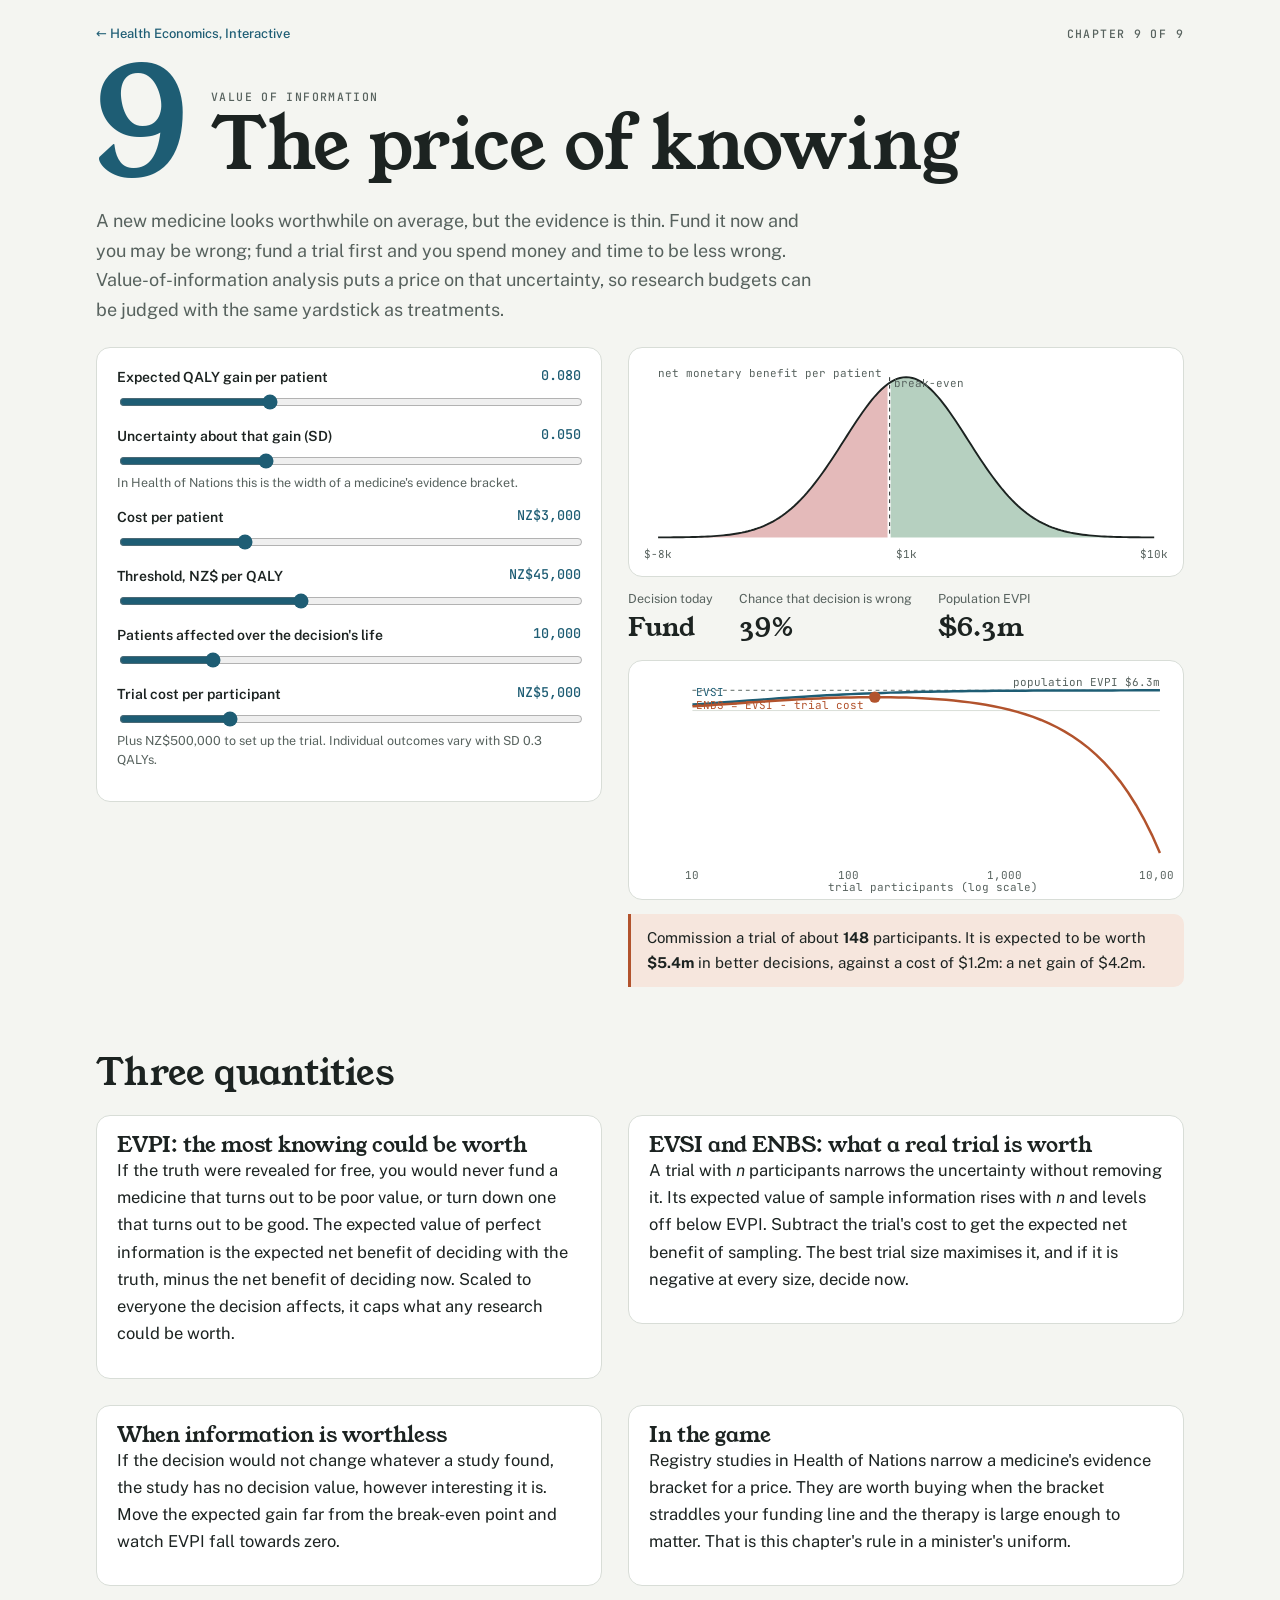
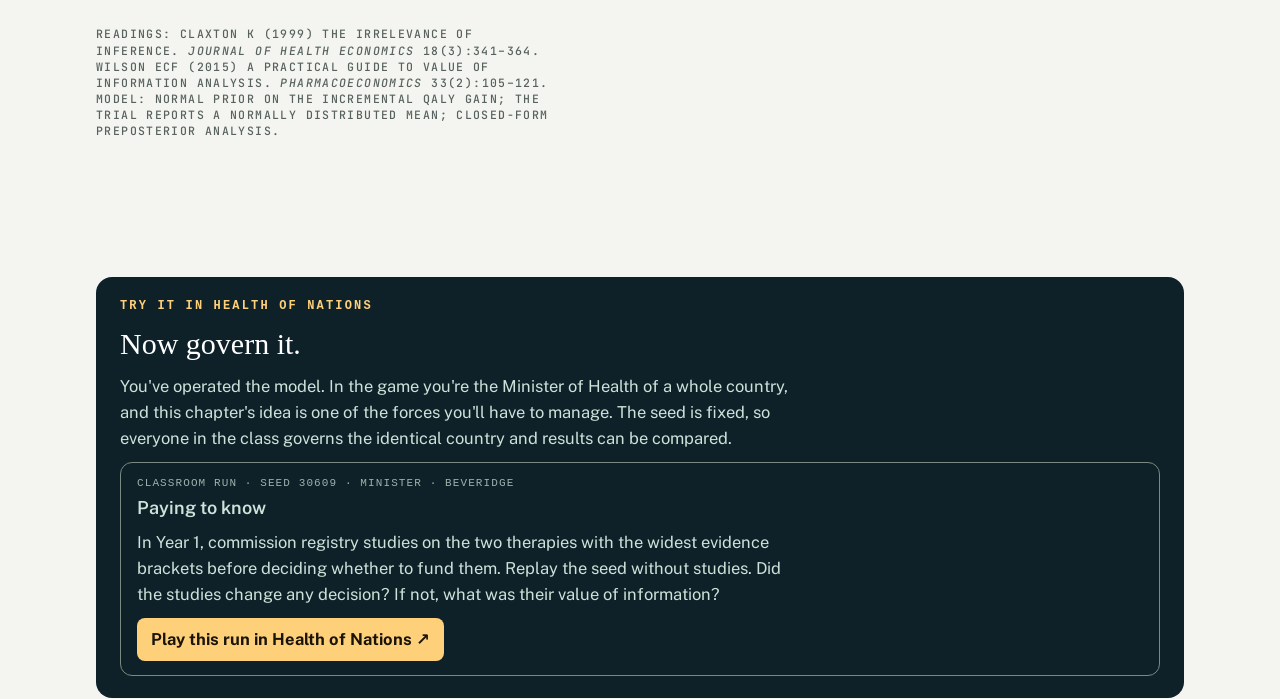
<file: course/voi.html>
<!doctype html>
<html lang="en"><head><meta charset="utf-8"><meta name="viewport" content="width=device-width,initial-scale=1,viewport-fit=cover">
<title>The Price of Knowing</title>
<link rel="preconnect" href="https://fonts.googleapis.com"><link rel="preconnect" href="https://fonts.gstatic.com" crossorigin>
<link rel="stylesheet" href="https://fonts.googleapis.com/css2?family=Young+Serif&family=Public+Sans:wght@400;500;600&family=JetBrains+Mono:wght@400;500&display=swap">
<link rel="stylesheet" href="course.css"><style>:root{padding-top:env(safe-area-inset-top,0px);padding-bottom:env(safe-area-inset-bottom,0px)}</style></head>
<body><div class="wrap">
<div class="crumb"><a href="./">← Health Economics, Interactive</a><span class="lab">Chapter 9 of 9</span></div>
<div class="chapter-head"><div class="numeral">9</div><div><div class="lab">Value of information</div><h1>The price of knowing</h1></div></div>
<p class="lede">A new medicine looks worthwhile on average, but the evidence is thin. Fund it now and you may be wrong; fund a trial first and you spend money and time to be less wrong. Value-of-information analysis puts a price on that uncertainty, so research budgets can be judged with the same yardstick as treatments.</p>

<div class="grid2">
  <div>
    <div class="panel">
      <div class="ctl"><label for="mu">Expected QALY gain per patient <output id="mu-o"></output></label><input id="mu" type="range" min="0" max="0.25" step="0.005" value="0.08"></div>
      <div class="ctl"><label for="sd">Uncertainty about that gain (SD) <output id="sd-o"></output></label><input id="sd" type="range" min="0.005" max="0.15" step="0.005" value="0.05"><small>In Health of Nations this is the width of a medicine's evidence bracket.</small></div>
      <div class="ctl"><label for="cost">Cost per patient <output id="cost-o"></output></label><input id="cost" type="range" min="500" max="10000" step="100" value="3000"></div>
      <div class="ctl"><label for="k">Threshold, NZ$ per QALY <output id="k-o"></output></label><input id="k" type="range" min="10000" max="100000" step="1000" value="45000"></div>
      <div class="ctl"><label for="pop">Patients affected over the decision's life <output id="pop-o"></output></label><input id="pop" type="range" min="500" max="50000" step="500" value="10000"></div>
      <div class="ctl"><label for="pp">Trial cost per participant <output id="pp-o"></output></label><input id="pp" type="range" min="500" max="20000" step="500" value="5000"><small>Plus NZ$500,000 to set up the trial. Individual outcomes vary with SD 0.3 QALYs.</small></div>
    </div>
  </div>
  <div>
    <div class="figure"><svg id="dist" viewBox="0 0 560 220" role="img" aria-label="Distribution of net monetary benefit per patient"></svg></div>
    <div class="stats"><div><span>Decision today</span><b id="dec">—</b></div><div><span>Chance that decision is wrong</span><b id="pw">—</b></div><div><span>Population EVPI</span><b id="evpi">—</b></div></div>
    <div class="figure" style="margin-top:14px"><svg id="evsi" viewBox="0 0 560 230" role="img" aria-label="Expected value of sample information and expected net benefit of sampling by trial size"></svg></div>
    <div class="callout" id="note"></div>
  </div>
</div>

<section>
  <h2>Three quantities</h2>
  <div class="grid2">
    <div class="panel"><h3>EVPI: the most knowing could be worth</h3><p>If the truth were revealed for free, you would never fund a medicine that turns out to be poor value, or turn down one that turns out to be good. The expected value of perfect information is the expected net benefit of deciding with the truth, minus the net benefit of deciding now. Scaled to everyone the decision affects, it caps what any research could be worth.</p></div>
    <div class="panel"><h3>EVSI and ENBS: what a real trial is worth</h3><p>A trial with <i>n</i> participants narrows the uncertainty without removing it. Its expected value of sample information rises with <i>n</i> and levels off below EVPI. Subtract the trial's cost to get the expected net benefit of sampling. The best trial size maximises it, and if it is negative at every size, decide now.</p></div>
    <div class="panel"><h3>When information is worthless</h3><p>If the decision would not change whatever a study found, the study has no decision value, however interesting it is. Move the expected gain far from the break-even point and watch EVPI fall towards zero.</p></div>
    <div class="panel"><h3>In the game</h3><p>Registry studies in Health of Nations narrow a medicine's evidence bracket for a price. They are worth buying when the bracket straddles your funding line and the therapy is large enough to matter. That is this chapter's rule in a minister's uniform.</p></div>
  </div>
</section>
<p class="lab" style="margin-top:40px">Readings: Claxton K (1999) The irrelevance of inference. <i>Journal of Health Economics</i> 18(3):341–364. Wilson ECF (2015) A practical guide to value of information analysis. <i>PharmacoEconomics</i> 33(2):105–121. Model: normal prior on the incremental QALY gain; the trial reports a normally distributed mean; closed-form preposterior analysis.</p>
</div>
<script>
(() => {
  const $ = id => document.getElementById(id), css = n => getComputedStyle(document.documentElement).getPropertyValue(n).trim();
  const fmt = (n, d = 0) => n.toLocaleString('en-NZ', {maximumFractionDigits: d, minimumFractionDigits: d});
  const money = n => Math.abs(n) >= 1e6 ? `$${fmt(n / 1e6, 1)}m` : `$${fmt(n / 1e3, 0)}k`;
  const phi = x => Math.exp(-x * x / 2) / Math.sqrt(2 * Math.PI);
  const Phi = x => { const t = 1 / (1 + .2316419 * Math.abs(x)), d = .3989423 * Math.exp(-x * x / 2), p = d * t * (.3193815 + t * (-.3565638 + t * (1.781478 + t * (-1.821256 + t * 1.330274)))); return x > 0 ? 1 - p : p; };
  const ev = (m, s) => s <= 0 ? 0 : s * phi(m / s) - Math.abs(m) * Phi(-Math.abs(m) / s); // E[max(X,0)] − max(m,0)
  const SIGIND = 0.3, FIXED = 500000;
  function run() {
    const mu = +$('mu').value, sd = +$('sd').value, cost = +$('cost').value, k = +$('k').value, pop = +$('pop').value, pp = +$('pp').value;
    $('mu-o').textContent = fmt(mu, 3); $('sd-o').textContent = fmt(sd, 3); $('cost-o').textContent = `NZ$${fmt(cost)}`; $('k-o').textContent = `NZ$${fmt(k)}`; $('pop-o').textContent = fmt(pop); $('pp-o').textContent = `NZ$${fmt(pp)}`;
    const m = k * mu - cost, s = k * sd; // INB per patient
    const evpi = ev(m, s) * pop, wrong = Phi(-Math.abs(m) / s);
    $('dec').textContent = m >= 0 ? 'Fund' : 'Decline'; $('pw').textContent = `${fmt(wrong * 100)}%`; $('evpi').textContent = money(evpi);
    // distribution chart
    const W = 560, H = 220, L = 20, R = 20, T = 18, B = 34, lo = m - 4 * s, hi = m + 4 * s;
    const X = v => L + (v - lo) / (hi - lo) * (W - L - R), Y = d => H - B - d / (phi(0) / s) * (H - T - B);
    const pts = Array.from({length: 161}, (_, i) => lo + (hi - lo) * i / 160);
    const area = (cond, col) => `<path d="M${X(pts.find(cond) ?? lo)} ${H - B} ${pts.filter(cond).map(v => `L${X(v)} ${Y(phi((v - m) / s) / s)}`).join(' ')} L${X([...pts].reverse().find(cond) ?? lo)} ${H - B}Z" fill="${css(col)}" opacity=".35"/>`;
    let out = area(v => v < 0, '--bad') + area(v => v >= 0, '--good');
    out += `<path d="${pts.map((v, i) => `${i ? 'L' : 'M'}${X(v)},${Y(phi((v - m) / s) / s)}`).join('')}" fill="none" stroke="${css('--ink')}" stroke-width="2"/>`;
    if (lo < 0 && hi > 0) out += `<path d="M${X(0)} ${T}V${H - B}" stroke="${css('--ink')}" stroke-dasharray="4 4"/><text x="${X(0) + 5}" y="${T + 10}">break-even</text>`;
    out += [lo, m, hi].map(v => `<text x="${X(v)}" y="${H - 12}" text-anchor="middle">${money(v)}</text>`).join('') + `<text x="${L}" y="${T}">net monetary benefit per patient</text>`;
    $('dist').innerHTML = out;
    // EVSI / ENBS by trial size
    const ns = Array.from({length: 60}, (_, i) => Math.round(10 * Math.pow(1000, i / 59)));
    const rows = ns.map(n => { const se = SIGIND / Math.sqrt(n), sPre = k * sd * sd / Math.sqrt(sd * sd + se * se); const evsi = ev(m, sPre) * pop; return {n, evsi, enbs: evsi - FIXED - pp * n}; });
    const best = rows.reduce((a, b) => b.enbs > a.enbs ? b : a);
    const W2 = 560, H2 = 230, L2 = 56, R2 = 14, T2 = 16, B2 = 34, mx = Math.max(evpi, 1) * 1.1, mn = Math.min(0, ...rows.map(r => r.enbs)) * 1.05;
    const X2 = n => L2 + Math.log10(n / 10) / 3 * (W2 - L2 - R2), Y2 = v => T2 + (mx - Math.max(mn, v)) / (mx - mn) * (H2 - T2 - B2);
    let o2 = `<path d="M${L2} ${Y2(0)}H${W2 - R2}" stroke="${css('--line')}"/><path d="M${L2} ${Y2(evpi)}H${W2 - R2}" stroke="${css('--muted')}" stroke-dasharray="4 4"/><text x="${W2 - R2}" y="${Y2(evpi) - 5}" text-anchor="end">population EVPI ${money(evpi)}</text>`;
    o2 += `<path d="${rows.map((r, i) => `${i ? 'L' : 'M'}${X2(r.n)},${Y2(r.evsi)}`).join('')}" fill="none" stroke="${css('--accent')}" stroke-width="2.6"/>`;
    o2 += `<path d="${rows.map((r, i) => `${i ? 'L' : 'M'}${X2(r.n)},${Y2(r.enbs)}`).join('')}" fill="none" stroke="${css('--accent2')}" stroke-width="2.6"/>`;
    if (best.enbs > 0) o2 += `<circle cx="${X2(best.n)}" cy="${Y2(best.enbs)}" r="6" fill="${css('--accent2')}"/>`;
    o2 += [10, 100, 1000, 10000].map(n => `<text x="${X2(n)}" y="${H2 - 14}" text-anchor="middle">${fmt(n)}</text>`).join('') + `<text x="${(L2 + W2) / 2}" y="${H2 - 1}" text-anchor="middle">trial participants (log scale)</text><text x="${L2 + 4}" y="${T2 + 8}" style="fill:${css('--accent')}">EVSI</text><text x="${L2 + 4}" y="${T2 + 22}" style="fill:${css('--accent2')}">ENBS = EVSI − trial cost</text>`;
    $('evsi').innerHTML = o2;
    $('note').innerHTML = best.enbs > 0 ? `Commission a trial of about <b>${fmt(best.n)}</b> participants. It is expected to be worth <b>${money(best.evsi)}</b> in better decisions, against a cost of ${money(FIXED + pp * best.n)}: a net gain of ${money(best.enbs)}.` : `No trial pays for itself here. With a ${fmt(wrong * 100)}% chance of being wrong across ${fmt(pop)} patients, the decision is ${m >= 0 ? 'to fund' : 'to decline'} now, and research money is better spent elsewhere.`;
  }
  document.querySelectorAll('input').forEach(i => i.addEventListener('input', run));
  matchMedia('(prefers-color-scheme: dark)').addEventListener?.('change', run);
  run();
})();
</script><section id="play" style="margin:56px auto 0;max-width:1120px;padding-left:max(16px,env(safe-area-inset-left,0px));padding-right:max(16px,env(safe-area-inset-right,0px))"><div style="border-radius:16px;padding:22px 24px;background:#0e2129;color:#cde3da"><div style="font:600 12px ui-monospace,monospace;letter-spacing:.18em;color:#ffd07a">TRY IT IN HEALTH OF NATIONS</div><div style="font-size:clamp(22px,3vw,30px);font-family:Georgia,serif;margin:6px 0 4px;color:#fff">Now govern it.</div><p style="margin:0;line-height:1.6;max-width:70ch">You've operated the model. In the game you're the Minister of Health of a whole country, and this chapter's idea is one of the forces you'll have to manage. The seed is fixed, so everyone in the class governs the identical country and results can be compared.</p><div style="border:1px solid #7a8a80;border-radius:12px;padding:14px 16px;margin-top:10px"><div style="font:500 11px ui-monospace,monospace;letter-spacing:.1em;text-transform:uppercase;opacity:.75">Classroom run · seed 30609 · minister · beveridge</div><div style="font-size:18px;font-weight:600;margin:4px 0 6px">Paying to know</div><p style="margin:0 0 10px;line-height:1.6">In Year 1, commission registry studies on the two therapies with the widest evidence brackets before deciding whether to fund them. Replay the seed without studies. Did the studies change any decision? If not, what was their value of information?</p><a data-game="?assignment=a9" href="#" target="_blank" rel="noopener" style="display:inline-block;background:#ffd07a;color:#1a1408;font-weight:700;text-decoration:none;border-radius:8px;padding:8px 14px">Play this run in Health of Nations ↗</a></div></div></section><script>(()=>{const live='https://austinhendersoneconomist.github.io/health-of-nations-play/';const local=/github\.io$|^localhost$|^127\.0\.0\.1$/.test(location.hostname)&&!/\/artifact\//.test(location.pathname);const base=local?'../':live;document.querySelectorAll('[data-game]').forEach(a=>{a.href=base+(a.dataset.game||'')});})();</script></body></html>
</file>
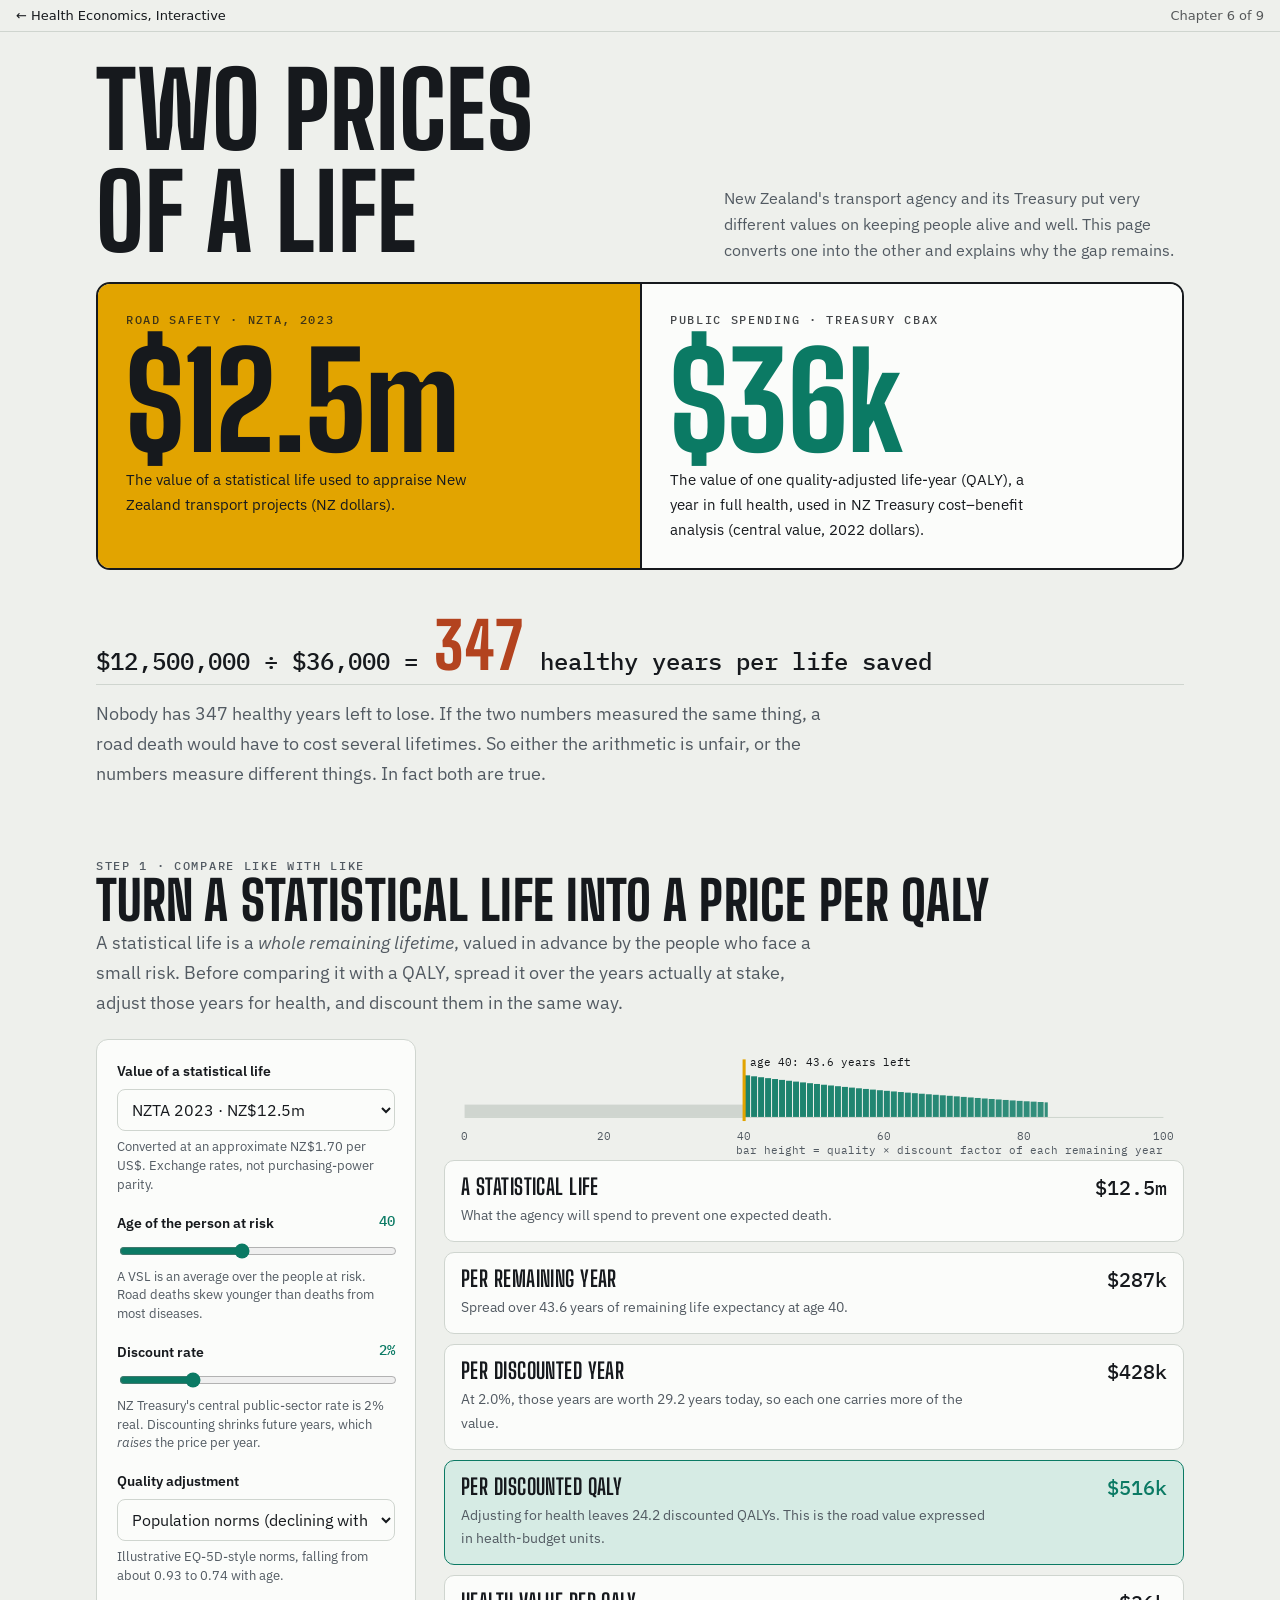
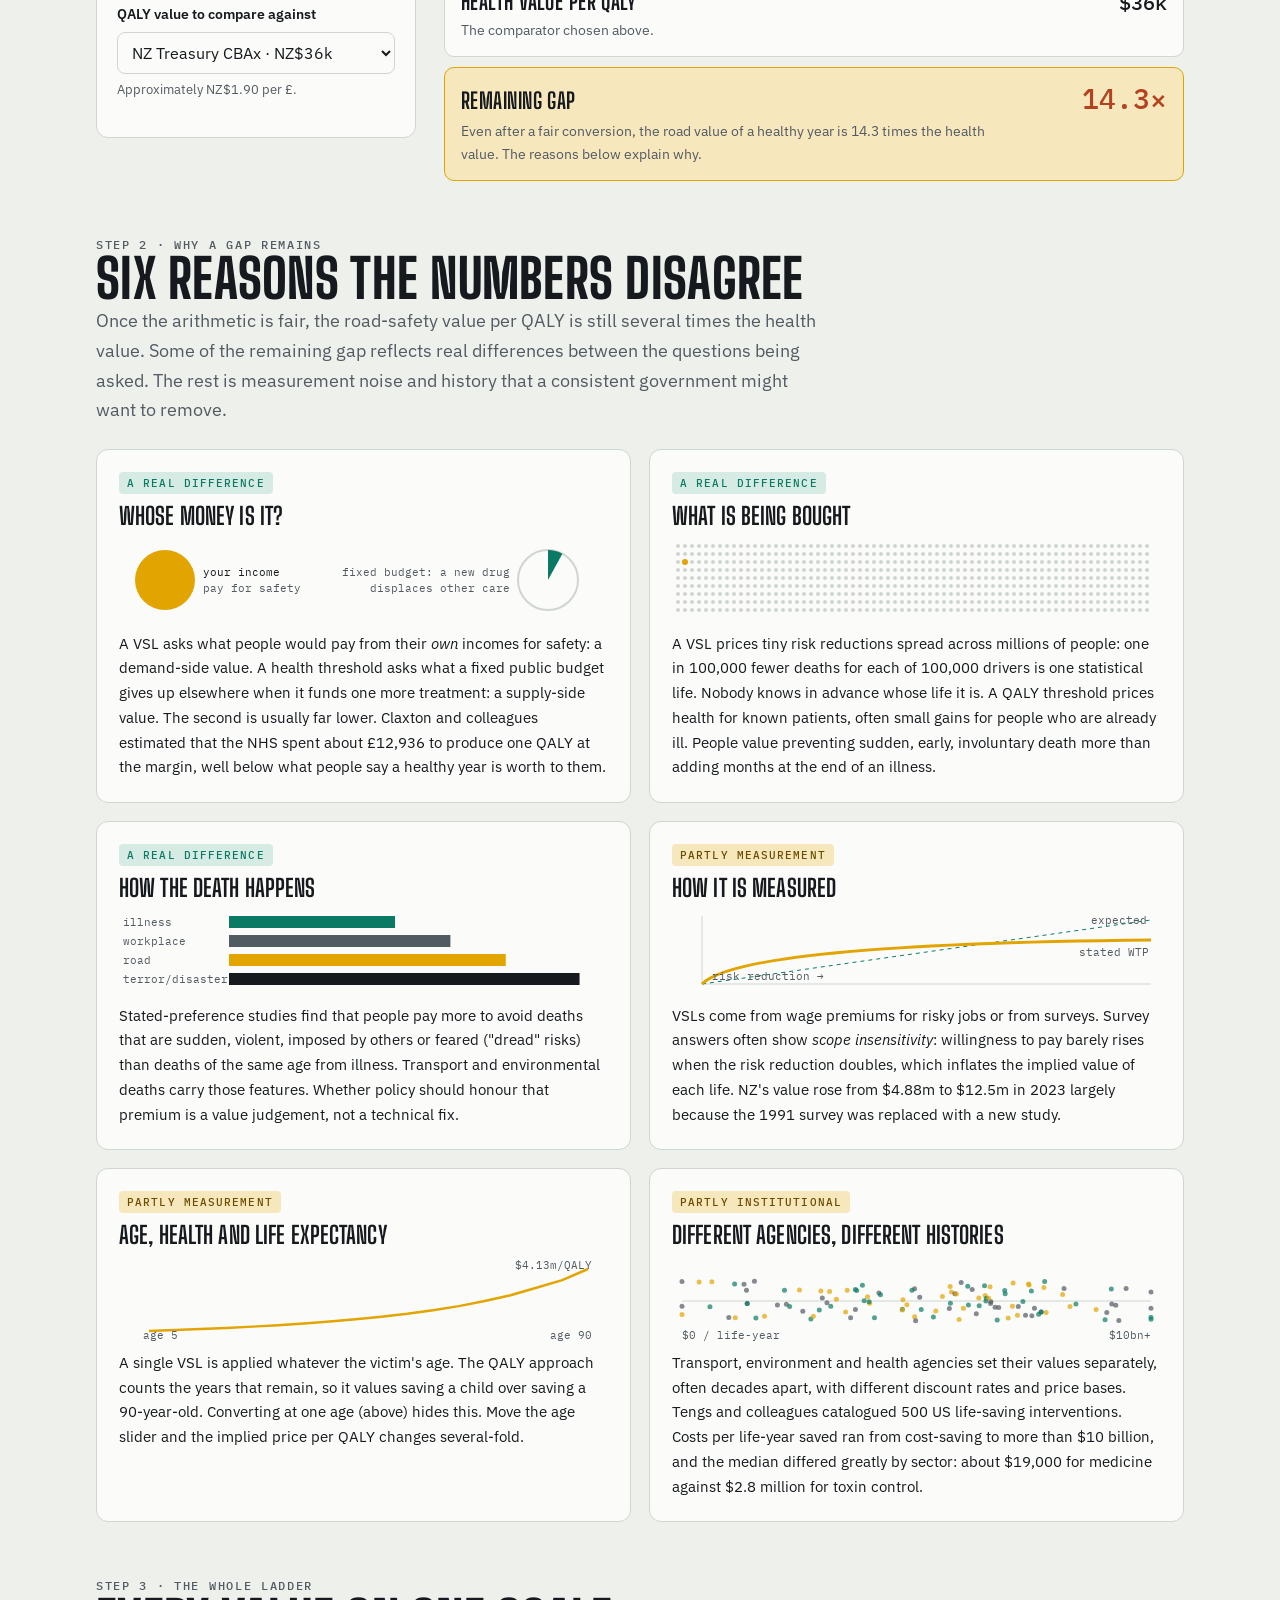
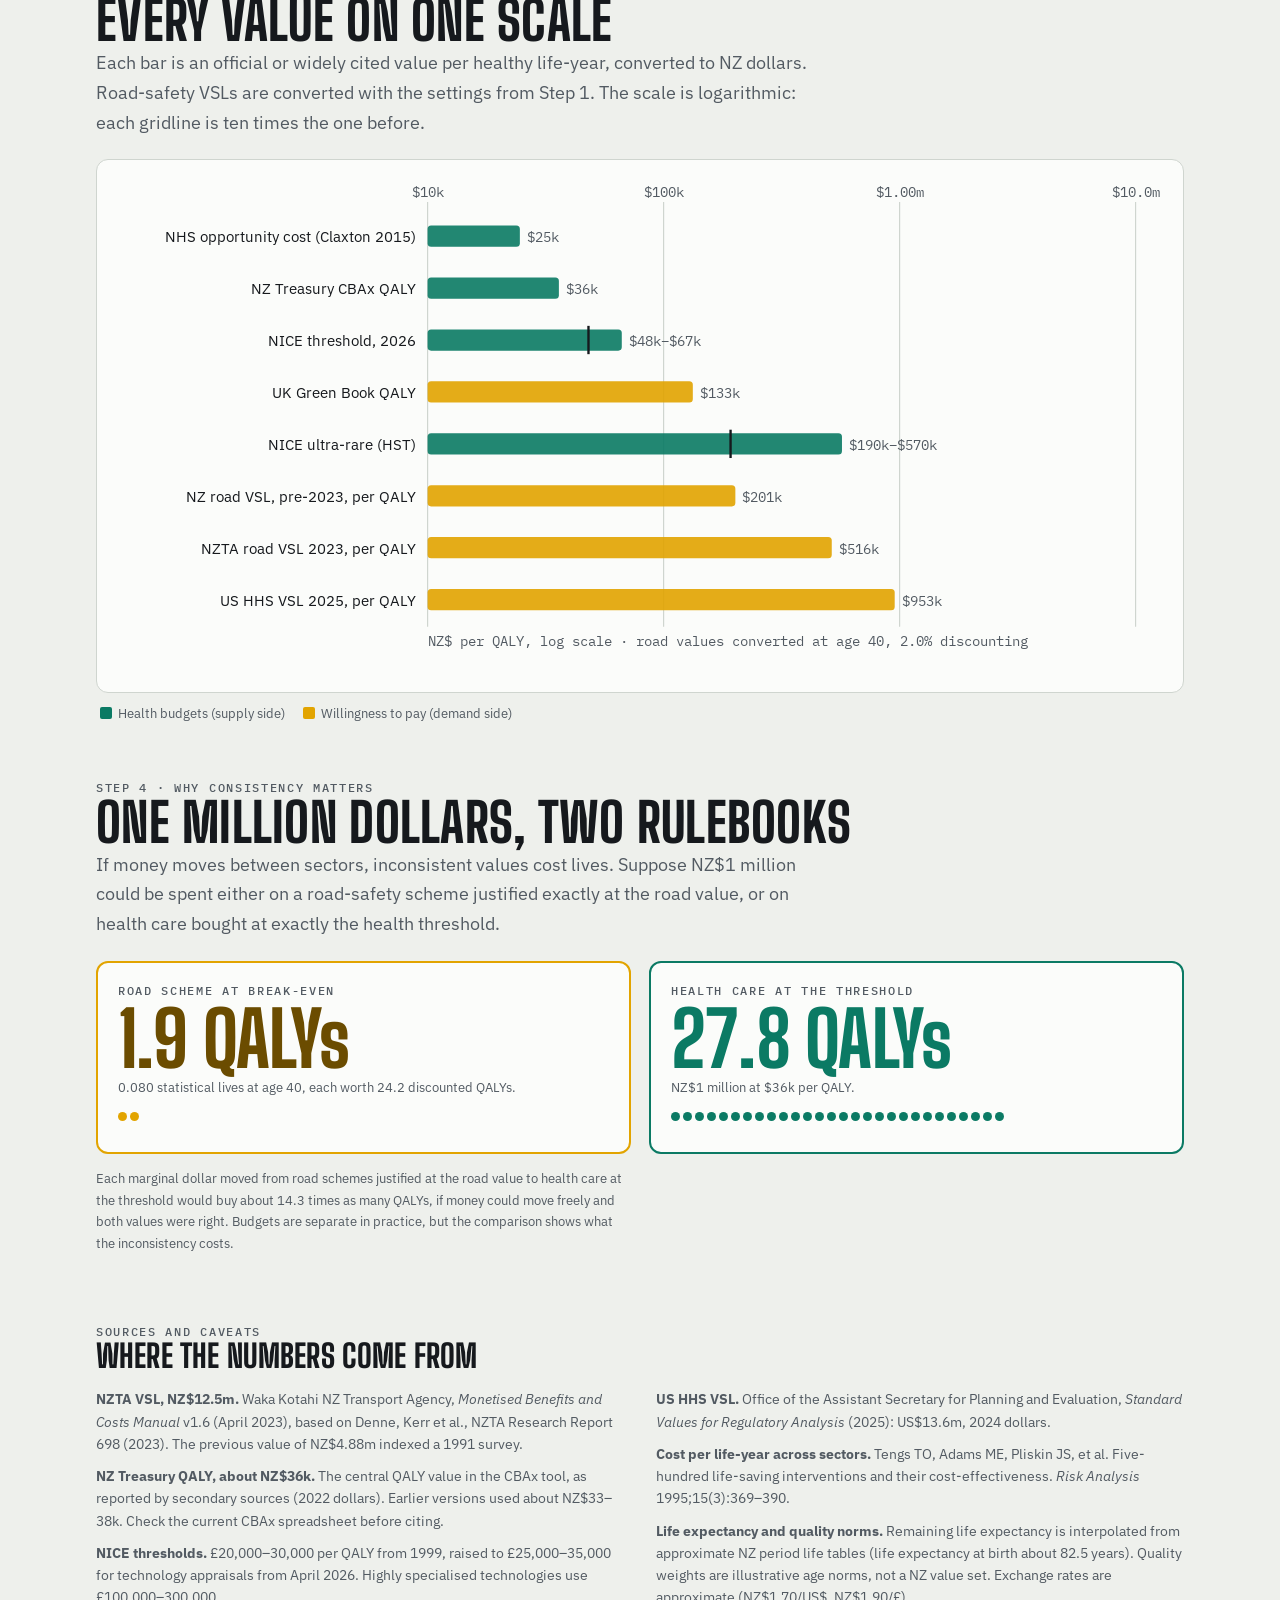
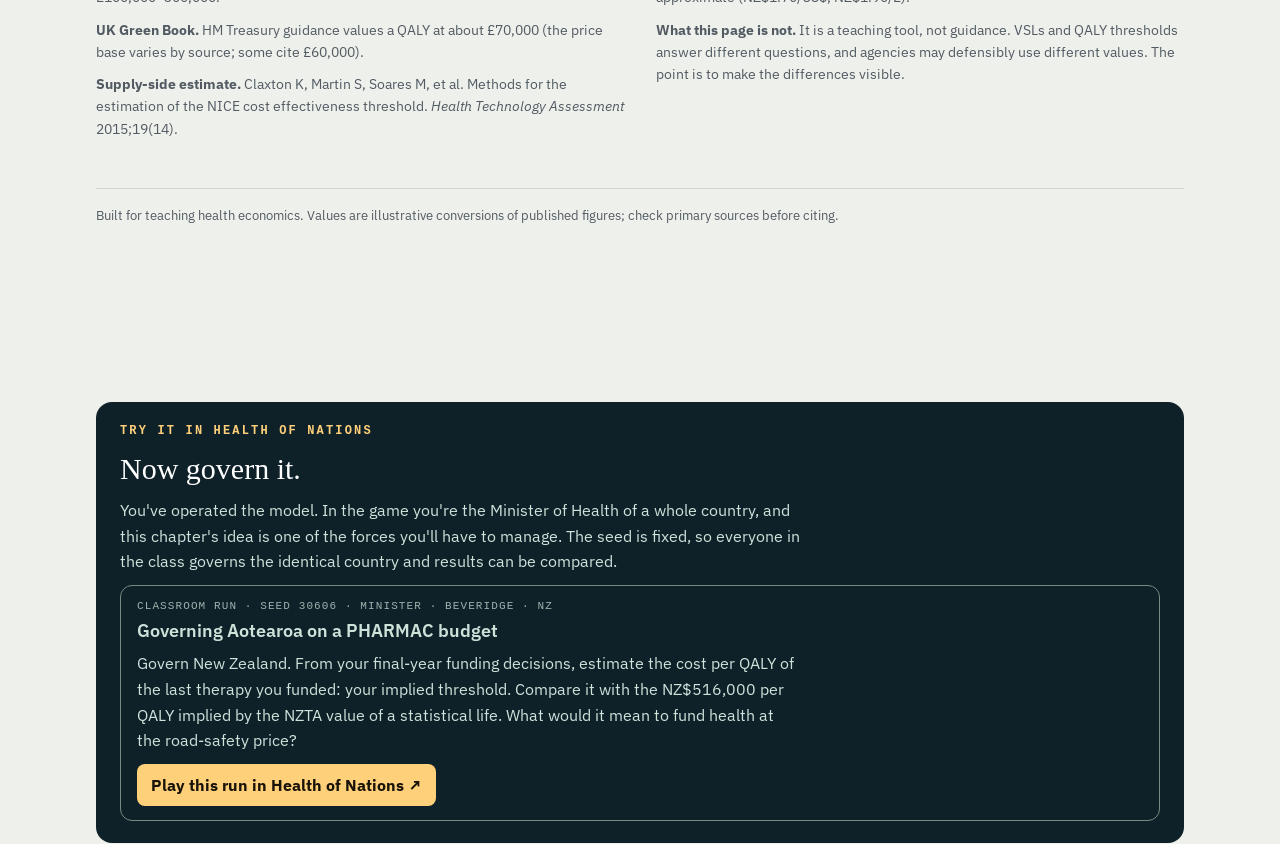
<file: course/vsl-qaly.html>
<!doctype html>
<html lang="en"><head><meta charset="utf-8"><meta name="viewport" content="width=device-width,initial-scale=1,viewport-fit=cover"><title>Two Prices of a Life</title>
<meta name="claude:viewport-fit-sides" content="cover">
<link rel="preconnect" href="https://fonts.googleapis.com"><link rel="preconnect" href="https://fonts.gstatic.com" crossorigin>
<link rel="stylesheet" href="https://fonts.googleapis.com/css2?family=Big+Shoulders+Display:wght@500;700;800&family=IBM+Plex+Sans:ital,wght@0,400;0,500;0,600;1,400&family=IBM+Plex+Mono:wght@400;500&display=swap">
<style>
/* Layout: a road sign meets a prescription label. Two "worlds" (road safety, health budgets) run in parallel columns that converge on one chart. */
:root{
  --bg:#eef0ec; --surface:#fbfcfa; --ink:#16191d; --muted:#525a62; --line:#cfd5cf;
  --road:#e2a400; --road-ink:#6b4c00; --rx:#0b7a64; --rx-soft:#d6ebe4; --road-soft:#f6e7bd; --warn:#b3431f;
  --display:"Big Shoulders Display","Arial Narrow",Impact,sans-serif;
  --body:"IBM Plex Sans","Segoe UI",system-ui,sans-serif;
  --mono:"IBM Plex Mono",ui-monospace,Menlo,monospace;
}
@media (prefers-color-scheme: dark){:root:not([data-theme="light"]){
  --bg:#14171a; --surface:#1c2024; --ink:#e9ece8; --muted:#a3abb2; --line:#323940;
  --road:#f2b705; --road-ink:#f6d36b; --rx:#3cc4a3; --rx-soft:#163a32; --road-soft:#3a2f10; --warn:#ff8a65; color-scheme:dark}}
:root[data-theme="dark"]{
  --bg:#14171a; --surface:#1c2024; --ink:#e9ece8; --muted:#a3abb2; --line:#323940;
  --road:#f2b705; --road-ink:#f6d36b; --rx:#3cc4a3; --rx-soft:#163a32; --road-soft:#3a2f10; --warn:#ff8a65; color-scheme:dark}
*{box-sizing:border-box}
body{background:var(--bg);color:var(--ink);font:16px/1.65 var(--body);margin:0}
.wrap{max-width:1120px;margin:0 auto;padding-block:28px 64px;padding-left:max(16px,env(safe-area-inset-left,0px));padding-right:max(16px,env(safe-area-inset-right,0px))}
h1,h2,h3{font-family:var(--display);font-weight:800;line-height:.98;letter-spacing:.005em;margin:0;text-wrap:balance;text-transform:uppercase}
h2{font-size:clamp(34px,5vw,54px)}h3{font-size:24px;font-weight:700}
p{margin:0 0 14px;max-width:66ch}
.kicker{font:500 12px/1.4 var(--mono);letter-spacing:.14em;text-transform:uppercase;color:var(--muted)}
a{color:var(--rx)}
:focus-visible{outline:3px solid var(--road);outline-offset:3px}
/* Hero */
.hero{display:grid;grid-template-columns:1fr 1fr;gap:0;border:2px solid var(--ink);border-radius:14px;overflow:hidden;margin:18px 0 26px}
.sign{padding:28px 28px 26px;min-width:0}
.sign.road{background:var(--road);color:#16191d}
.sign.rx{background:var(--surface);border-left:2px solid var(--ink)}
.sign .kicker{color:inherit;opacity:.8}
.big{font:800 clamp(64px,11vw,132px)/.86 var(--display);letter-spacing:-.01em;margin:16px 0 10px;font-variant-numeric:tabular-nums}
.sign.rx .big{color:var(--rx)}
.sign p{font-size:15px;max-width:40ch;margin:0}
.title-band{display:flex;justify-content:space-between;align-items:flex-end;gap:20px;flex-wrap:wrap}
.title-band h1{font-size:clamp(48px,9vw,104px)}
.title-band p{max-width:46ch;color:var(--muted);margin:0}
.equation{display:flex;flex-wrap:wrap;align-items:baseline;gap:10px 16px;font:500 clamp(18px,2.4vw,24px)/1.3 var(--mono);padding:18px 0 6px;border-bottom:1px solid var(--line)}
.equation strong{font:800 clamp(40px,6vw,64px)/1 var(--display);color:var(--warn)}
section{padding-top:56px}
.lede{font-size:18px;color:var(--muted)}
/* Converter */
.converter{display:grid;grid-template-columns:minmax(0,320px) minmax(0,1fr);gap:28px;margin-top:22px;align-items:start}
.panel{background:var(--surface);border:1px solid var(--line);border-radius:12px;padding:20px}
.ctl{display:grid;gap:6px;margin-bottom:18px}
.ctl label{font-weight:600;font-size:14px;display:flex;justify-content:space-between;gap:12px}
.ctl output{font:500 14px var(--mono);color:var(--rx)}
.ctl input[type=range]{width:100%;accent-color:var(--rx)}
.ctl select{width:100%;max-width:100%;font:inherit;padding:8px 10px;border:1px solid var(--line);border-radius:8px;background:var(--surface);color:var(--ink);min-height:42px}
.ctl small{color:var(--muted);font-size:12.5px;line-height:1.5}
.steps{display:grid;gap:10px}
.step{display:grid;grid-template-columns:minmax(0,1fr) auto;gap:4px 16px;align-items:baseline;padding:14px 16px;border-radius:10px;background:var(--surface);border:1px solid var(--line)}
.step b{font:700 22px/1.1 var(--display);text-transform:uppercase;letter-spacing:.02em}
.step .val{font:500 20px/1.2 var(--mono);font-variant-numeric:tabular-nums;text-align:right}
.step p{grid-column:1/-1;margin:0;font-size:14px;color:var(--muted)}
.step.final{background:var(--rx-soft);border-color:var(--rx)}
.step.final .val{color:var(--rx)}
.step.gap{background:var(--road-soft);border-color:var(--road)}
.step.gap .val{color:var(--warn);font-size:28px}
.lifeline{margin:6px 0 2px}
.lifeline svg{width:100%;height:auto;display:block}
.lifeline text{font:11px var(--mono);fill:var(--muted)}
/* Reasons */
.reasons{display:grid;grid-template-columns:repeat(2,minmax(0,1fr));gap:18px;margin-top:24px}
.reason{background:var(--surface);border:1px solid var(--line);border-radius:12px;padding:22px;display:grid;gap:10px;align-content:start}
.reason .tag{justify-self:start;font:500 11px var(--mono);letter-spacing:.1em;text-transform:uppercase;padding:4px 8px;border-radius:4px}
.tag.real{background:var(--rx-soft);color:var(--rx)}
.tag.arte{background:var(--road-soft);color:var(--road-ink)}
.reason p{margin:0;font-size:15px}
.reason .viz{height:84px}
.reason canvas{width:100%;height:84px;display:block}
/* Ladder */
.ladder-wrap{background:var(--surface);border:1px solid var(--line);border-radius:12px;padding:16px 12px 8px;margin-top:22px;overflow-x:auto}
#ladder{display:block;min-width:640px;width:100%;height:auto}
#ladder text{font-family:var(--mono);font-size:12px;fill:var(--muted)}
#ladder .lbl{font-family:var(--body);font-size:13px;fill:var(--ink)}
.legend{display:flex;gap:18px;flex-wrap:wrap;font-size:13px;color:var(--muted);margin:10px 4px 0}
.legend i{display:inline-block;width:12px;height:12px;border-radius:2px;vertical-align:-1px;margin-right:6px}
/* Budget game */
.budget{display:grid;grid-template-columns:repeat(2,minmax(0,1fr));gap:18px;margin-top:22px}
.bucket{border:2px solid var(--ink);border-radius:12px;padding:20px;background:var(--surface)}
.bucket.road{border-color:var(--road)}.bucket.rx{border-color:var(--rx)}
.bucket .big{font-size:clamp(48px,7vw,76px);margin:6px 0}
.bucket.road .big{color:var(--road-ink)}.bucket.rx .big{color:var(--rx)}
.dots{display:flex;flex-wrap:wrap;gap:3px;margin-top:10px;min-height:20px}
.dots i{width:9px;height:9px;border-radius:50%;background:var(--rx);display:block}
.bucket.road .dots i{background:var(--road)}
.note{font-size:13px;color:var(--muted)}
.refs{font-size:13.5px;color:var(--muted);columns:2 320px;column-gap:32px;margin-top:16px}
.refs p{break-inside:avoid;margin-bottom:10px}
footer{margin-top:48px;padding-top:16px;border-top:1px solid var(--line);font-size:13px;color:var(--muted)}
@media(max-width:760px){.hero,.converter,.reasons,.budget{grid-template-columns:1fr}.sign.rx{border-left:0;border-top:2px solid var(--ink)}}
@media(prefers-reduced-motion:reduce){*{animation:none!important;transition:none!important}}
</style>

</head><body><nav style="position:sticky;top:0;z-index:20;display:flex;justify-content:space-between;gap:12px;padding:8px max(16px,env(safe-area-inset-left,0px));background:color-mix(in srgb,var(--bg,#fff) 92%,transparent);backdrop-filter:blur(6px);border-bottom:1px solid var(--line,#ddd);font:500 13px system-ui,sans-serif"><a href="./" style="color:inherit;text-decoration:none">← Health Economics, Interactive</a><span style="opacity:.7">Chapter 6 of 9</span></nav><div class="wrap">
  <div class="title-band">
    <h1>Two prices<br>of a life</h1>
    <p>New Zealand's transport agency and its Treasury put very different values on keeping people alive and well. This page converts one into the other and explains why the gap remains.</p>
  </div>

  <div class="hero" role="group" aria-label="The two official values">
    <div class="sign road">
      <div class="kicker">Road safety · NZTA, 2023</div>
      <div class="big">$12.5m</div>
      <p>The value of a statistical life used to appraise New Zealand transport projects (NZ dollars).</p>
    </div>
    <div class="sign rx">
      <div class="kicker">Public spending · Treasury CBAx</div>
      <div class="big">$36k</div>
      <p>The value of one quality-adjusted life-year (QALY), a year in full health, used in NZ Treasury cost–benefit analysis (central value, 2022 dollars).</p>
    </div>
  </div>
  <div class="equation" aria-label="12.5 million divided by 36 thousand equals 347 healthy years">
    <span>$12,500,000 ÷ $36,000 =</span><strong>347</strong><span>healthy years per life saved</span>
  </div>
  <p class="lede" style="margin-top:14px">Nobody has 347 healthy years left to lose. If the two numbers measured the same thing, a road death would have to cost several lifetimes. So either the arithmetic is unfair, or the numbers measure different things. In fact both are true.</p>

  <section aria-labelledby="convert-h">
    <div class="kicker">Step 1 · Compare like with like</div>
    <h2 id="convert-h">Turn a statistical life into a price per QALY</h2>
    <p class="lede">A statistical life is a <em>whole remaining lifetime</em>, valued in advance by the people who face a small risk. Before comparing it with a QALY, spread it over the years actually at stake, adjust those years for health, and discount them in the same way.</p>
    <div class="converter">
      <div class="panel" aria-label="Assumptions">
        <div class="ctl"><label for="vsl">Value of a statistical life</label>
          <select id="vsl">
            <option value="12.5">NZTA 2023 · NZ$12.5m</option>
            <option value="4.88">NZ pre-2023 (1991 study, indexed) · NZ$4.88m</option>
            <option value="23.1">US HHS 2025 · US$13.6m ≈ NZ$23.1m</option>
          </select>
          <small>Converted at an approximate NZ$1.70 per US$. Exchange rates, not purchasing-power parity.</small></div>
        <div class="ctl"><label for="age">Age of the person at risk <output id="age-o">40</output></label>
          <input id="age" type="range" min="5" max="85" step="1" value="40">
          <small>A VSL is an average over the people at risk. Road deaths skew younger than deaths from most diseases.</small></div>
        <div class="ctl"><label for="disc">Discount rate <output id="disc-o">2%</output></label>
          <input id="disc" type="range" min="0" max="8" step="0.5" value="2">
          <small>NZ Treasury's central public-sector rate is 2% real. Discounting shrinks future years, which <em>raises</em> the price per year.</small></div>
        <div class="ctl"><label for="hrq">Quality adjustment</label>
          <select id="hrq"><option value="norm" selected>Population norms (declining with age)</option><option value="full">Full health (1.0 every year)</option></select>
          <small>Illustrative EQ-5D-style norms, falling from about 0.93 to 0.74 with age.</small></div>
        <div class="ctl"><label for="qaly">QALY value to compare against</label>
          <select id="qaly">
            <option value="36000" selected>NZ Treasury CBAx · NZ$36k</option>
            <option value="66000">NICE 2026 upper bound · £35k ≈ NZ$66k</option>
            <option value="133000">UK Green Book · £70k ≈ NZ$133k</option>
            <option value="24600">NHS opportunity cost (Claxton et al. 2015) · £12.9k ≈ NZ$24.6k</option>
          </select>
          <small>Approximately NZ$1.90 per £.</small></div>
      </div>
      <div>
        <div class="lifeline" aria-hidden="true"><svg id="lifeline" viewBox="0 0 720 110"></svg></div>
        <div class="steps" id="steps" aria-live="polite"></div>
      </div>
    </div>
  </section>

  <section aria-labelledby="why-h">
    <div class="kicker">Step 2 · Why a gap remains</div>
    <h2 id="why-h">Six reasons the numbers disagree</h2>
    <p class="lede">Once the arithmetic is fair, the road-safety value per QALY is still several times the health value. Some of the remaining gap reflects real differences between the questions being asked. The rest is measurement noise and history that a consistent government might want to remove.</p>
    <div class="reasons">
      <article class="reason"><span class="tag real">A real difference</span><h3>Whose money is it?</h3><canvas data-viz="money" aria-hidden="true"></canvas><p>A VSL asks what people would pay from their <em>own</em> incomes for safety: a demand-side value. A health threshold asks what a fixed public budget gives up elsewhere when it funds one more treatment: a supply-side value. The second is usually far lower. Claxton and colleagues estimated that the NHS spent about £12,936 to produce one QALY at the margin, well below what people say a healthy year is worth to them.</p></article>
      <article class="reason"><span class="tag real">A real difference</span><h3>What is being bought</h3><canvas data-viz="risk" aria-hidden="true"></canvas><p>A VSL prices tiny risk reductions spread across millions of people: one in 100,000 fewer deaths for each of 100,000 drivers is one statistical life. Nobody knows in advance whose life it is. A QALY threshold prices health for known patients, often small gains for people who are already ill. People value preventing sudden, early, involuntary death more than adding months at the end of an illness.</p></article>
      <article class="reason"><span class="tag real">A real difference</span><h3>How the death happens</h3><canvas data-viz="dread" aria-hidden="true"></canvas><p>Stated-preference studies find that people pay more to avoid deaths that are sudden, violent, imposed by others or feared ("dread" risks) than deaths of the same age from illness. Transport and environmental deaths carry those features. Whether policy should honour that premium is a value judgement, not a technical fix.</p></article>
      <article class="reason"><span class="tag arte">Partly measurement</span><h3>How it is measured</h3><canvas data-viz="scope" aria-hidden="true"></canvas><p>VSLs come from wage premiums for risky jobs or from surveys. Survey answers often show <em>scope insensitivity</em>: willingness to pay barely rises when the risk reduction doubles, which inflates the implied value of each life. NZ's value rose from $4.88m to $12.5m in 2023 largely because the 1991 survey was replaced with a new study.</p></article>
      <article class="reason"><span class="tag arte">Partly measurement</span><h3>Age, health and life expectancy</h3><canvas data-viz="age" aria-hidden="true"></canvas><p>A single VSL is applied whatever the victim's age. The QALY approach counts the years that remain, so it values saving a child over saving a 90-year-old. Converting at one age (above) hides this. Move the age slider and the implied price per QALY changes several-fold.</p></article>
      <article class="reason"><span class="tag arte">Partly institutional</span><h3>Different agencies, different histories</h3><canvas data-viz="silo" aria-hidden="true"></canvas><p>Transport, environment and health agencies set their values separately, often decades apart, with different discount rates and price bases. Tengs and colleagues catalogued 500 US life-saving interventions. Costs per life-year saved ran from cost-saving to more than $10 billion, and the median differed greatly by sector: about $19,000 for medicine against $2.8 million for toxin control.</p></article>
    </div>
  </section>

  <section aria-labelledby="ladder-h">
    <div class="kicker">Step 3 · The whole ladder</div>
    <h2 id="ladder-h">Every value on one scale</h2>
    <p class="lede">Each bar is an official or widely cited value per healthy life-year, converted to NZ dollars. Road-safety VSLs are converted with the settings from Step 1. The scale is logarithmic: each gridline is ten times the one before.</p>
    <div class="ladder-wrap"><svg id="ladder" viewBox="0 0 900 430" role="img" aria-labelledby="ladder-t"><title id="ladder-t">Values per QALY or life-year on a log scale, NZ dollars</title></svg></div>
    <div class="legend"><span><i style="background:var(--rx)"></i>Health budgets (supply side)</span><span><i style="background:var(--road)"></i>Willingness to pay (demand side)</span></div>
  </section>

  <section aria-labelledby="budget-h">
    <div class="kicker">Step 4 · Why consistency matters</div>
    <h2 id="budget-h">One million dollars, two rulebooks</h2>
    <p class="lede">If money moves between sectors, inconsistent values cost lives. Suppose NZ$1 million could be spent either on a road-safety scheme justified exactly at the road value, or on health care bought at exactly the health threshold.</p>
    <div class="budget">
      <div class="bucket road"><div class="kicker">Road scheme at break-even</div><div class="big" id="b-road">—</div><p class="note" id="b-road-n"></p><div class="dots" id="d-road" aria-hidden="true"></div></div>
      <div class="bucket rx"><div class="kicker">Health care at the threshold</div><div class="big" id="b-rx">—</div><p class="note" id="b-rx-n"></p><div class="dots" id="d-rx" aria-hidden="true"></div></div>
    </div>
    <p class="note" style="margin-top:14px" id="b-sum"></p>
  </section>

  <section aria-labelledby="refs-h">
    <div class="kicker">Sources and caveats</div>
    <h2 id="refs-h" style="font-size:32px">Where the numbers come from</h2>
    <div class="refs">
      <p><b>NZTA VSL, NZ$12.5m.</b> Waka Kotahi NZ Transport Agency, <i>Monetised Benefits and Costs Manual</i> v1.6 (April 2023), based on Denne, Kerr et al., NZTA Research Report 698 (2023). The previous value of NZ$4.88m indexed a 1991 survey.</p>
      <p><b>NZ Treasury QALY, about NZ$36k.</b> The central QALY value in the CBAx tool, as reported by secondary sources (2022 dollars). Earlier versions used about NZ$33–38k. Check the current CBAx spreadsheet before citing.</p>
      <p><b>NICE thresholds.</b> £20,000–30,000 per QALY from 1999, raised to £25,000–35,000 for technology appraisals from April 2026. Highly specialised technologies use £100,000–300,000.</p>
      <p><b>UK Green Book.</b> HM Treasury guidance values a QALY at about £70,000 (the price base varies by source; some cite £60,000).</p>
      <p><b>Supply-side estimate.</b> Claxton K, Martin S, Soares M, et al. Methods for the estimation of the NICE cost effectiveness threshold. <i>Health Technology Assessment</i> 2015;19(14).</p>
      <p><b>US HHS VSL.</b> Office of the Assistant Secretary for Planning and Evaluation, <i>Standard Values for Regulatory Analysis</i> (2025): US$13.6m, 2024 dollars.</p>
      <p><b>Cost per life-year across sectors.</b> Tengs TO, Adams ME, Pliskin JS, et al. Five-hundred life-saving interventions and their cost-effectiveness. <i>Risk Analysis</i> 1995;15(3):369–390.</p>
      <p><b>Life expectancy and quality norms.</b> Remaining life expectancy is interpolated from approximate NZ period life tables (life expectancy at birth about 82.5 years). Quality weights are illustrative age norms, not a NZ value set. Exchange rates are approximate (NZ$1.70/US$, NZ$1.90/£).</p>
      <p><b>What this page is not.</b> It is a teaching tool, not guidance. VSLs and QALY thresholds answer different questions, and agencies may defensibly use different values. The point is to make the differences visible.</p>
    </div>
  </section>
  <footer>Built for teaching health economics. Values are illustrative conversions of published figures; check primary sources before citing.</footer>
</div>

<script>
(() => {
  const $ = id => document.getElementById(id);
  const fmt = (n, d = 0) => n.toLocaleString('en-NZ', {maximumFractionDigits: d, minimumFractionDigits: d});
  const money = n => n >= 1e6 ? `$${fmt(n / 1e6, n >= 1e7 ? 1 : 2)}m` : n >= 1e4 ? `$${fmt(n / 1e3)}k` : `$${fmt(n)}`;
  const css = name => getComputedStyle(document.documentElement).getPropertyValue(name).trim();
  // Approximate NZ remaining life expectancy e(x) and illustrative quality norms.
  const LE = [[0, 82.5], [5, 77.9], [20, 63.2], [40, 43.6], [60, 25.0], [70, 16.7], [80, 9.6], [90, 4.5], [100, 2.2]];
  const QN = [[0, .94], [20, .93], [40, .89], [60, .83], [70, .80], [80, .74], [100, .68]];
  const interp = (t, x) => { for (let i = 1; i < t.length; i++) if (x <= t[i][0]) { const [a, ya] = t[i - 1], [b, yb] = t[i]; return ya + (yb - ya) * (x - a) / (b - a); } return t.at(-1)[1]; };
  function lifeYears(age, r, quality) {
    const e = interp(LE, age); let undisc = 0, disc = 0, q = 0, qd = 0;
    for (let t = 0; t < Math.ceil(e); t++) {
      const w = Math.min(1, e - t), qual = quality === 'full' ? 1 : interp(QN, age + t + .5), d = (1 + r) ** -(t + .5);
      undisc += w; disc += w * d; q += w * qual; qd += w * qual * d;
    }
    return {e, undisc, disc, q, qd};
  }
  function compute() {
    const vsl = Number($('vsl').value) * 1e6, age = Number($('age').value), r = Number($('disc').value) / 100;
    const ly = lifeYears(age, r, $('hrq').value), qv = Number($('qaly').value);
    return {vsl, age, r, ly, qv, perYear: vsl / ly.undisc, perDiscYear: vsl / ly.disc, perQaly: vsl / ly.qd, ratio: vsl / ly.qd / qv};
  }
  function drawLifeline(c) {
    const W = 720, x0 = 20, x1 = 700, maxAge = 100, X = a => x0 + (a - 0) / maxAge * (x1 - x0), end = Math.min(maxAge, c.age + c.ly.e);
    let bars = '';
    for (let a = Math.floor(c.age); a < end; a++) {
      const w = Math.min(1, end - a), q = $('hrq').value === 'full' ? 1 : interp(QN, a + .5), d = (1 + c.r) ** -(a - c.age + .5);
      bars += `<rect x="${X(a)}" y="${70 - 46 * q * d}" width="${Math.max(0.5, (X(a + w) - X(a)) - 1)}" height="${46 * q * d}" fill="${css('--rx')}" opacity="${0.35 + 0.65 * q}"/>`;
    }
    const ticks = [0, 20, 40, 60, 80, 100].map(a => `<text x="${X(a)}" y="92" text-anchor="middle">${a}</text>`).join('');
    $('lifeline').innerHTML = `<rect x="${x0}" y="70" width="${x1 - x0}" height="1" fill="${css('--line')}"/>
      <rect x="${x0}" y="58" width="${X(c.age) - x0}" height="12" fill="${css('--line')}"/>${bars}
      <path d="M${X(c.age)} 14V74" stroke="${css('--road')}" stroke-width="3"/>
      <text x="${X(c.age) + 6}" y="20" style="fill:${css('--ink')}">age ${c.age}: ${fmt(c.ly.e, 1)} years left</text>${ticks}
      <text x="${x1}" y="106" text-anchor="end">bar height = quality × discount factor of each remaining year</text>`;
  }
  function renderSteps(c) {
    const rows = [
      ['A statistical life', money(c.vsl), 'What the agency will spend to prevent one expected death.'],
      ['Per remaining year', money(c.perYear), `Spread over ${fmt(c.ly.undisc, 1)} years of remaining life expectancy at age ${c.age}.`],
      ['Per discounted year', money(c.perDiscYear), `At ${fmt(c.r * 100, 1)}%, those years are worth ${fmt(c.ly.disc, 1)} years today, so each one carries more of the value.`],
      ['Per discounted QALY', money(c.perQaly), `Adjusting for health leaves ${fmt(c.ly.qd, 1)} discounted QALYs. This is the road value expressed in health-budget units.`, 'final'],
      ['Health value per QALY', money(c.qv), 'The comparator chosen above.'],
      ['Remaining gap', `${fmt(c.ratio, 1)}×`, c.ratio > 1.05 ? `Even after a fair conversion, the road value of a healthy year is ${fmt(c.ratio, 1)} times the health value. The reasons below explain why.` : 'At these settings the two values roughly agree.', 'gap']
    ];
    $('steps').innerHTML = rows.map(([b, v, p, cls]) => `<div class="step ${cls || ''}"><b>${b}</b><span class="val">${v}</span><p>${p}</p></div>`).join('');
  }
  function renderLadder(c) {
    const items = [
      {l: 'NHS opportunity cost (Claxton 2015)', v: [24600], k: 'rx'},
      {l: 'NZ Treasury CBAx QALY', v: [36000], k: 'rx'},
      {l: 'NICE threshold, 2026', v: [47500, 66500], k: 'rx'},
      {l: 'UK Green Book QALY', v: [133000], k: 'road'},
      {l: 'NICE ultra-rare (HST)', v: [190000, 570000], k: 'rx'},
      {l: 'NZ road VSL, pre-2023, per QALY', v: [4.88e6 / c.ly.qd], k: 'road'},
      {l: 'NZTA road VSL 2023, per QALY', v: [12.5e6 / c.ly.qd], k: 'road'},
      {l: 'US HHS VSL 2025, per QALY', v: [23.1e6 / c.ly.qd], k: 'road'}
    ];
    const W = 900, L = 270, R = 30, T = 30, rowH = 44, lo = 1e4, hi = 1e7;
    const X = v => L + (Math.log10(Math.min(hi, Math.max(lo, v))) - Math.log10(lo)) / (Math.log10(hi) - Math.log10(lo)) * (W - L - R);
    const grid = [1e4, 1e5, 1e6, 1e7].map(g => `<path d="M${X(g)} ${T - 8}V${T + items.length * rowH}" stroke="${css('--line')}"/><text x="${X(g)}" y="${T - 12}" text-anchor="middle">${money(g)}</text>`).join('');
    const rows = items.map((it, i) => {
      const y = T + i * rowH + 12, col = css(it.k === 'rx' ? '--rx' : '--road');
      const [a, b] = [it.v[0], it.v[1] ?? it.v[0]];
      const bar = `<rect x="${L}" y="${y}" width="${X(b) - L}" height="18" rx="3" fill="${col}" opacity=".9"/>` + (it.v[1] ? `<rect x="${X(a)}" y="${y - 3}" width="2" height="24" fill="${css('--ink')}"/>` : '');
      return `${bar}<text class="lbl" x="${L - 10}" y="${y + 14}" text-anchor="end">${it.l}</text><text x="${X(b) + 6}" y="${y + 14}">${it.v[1] ? money(a) + '–' + money(b) : money(a)}</text>`;
    }).join('');
    $('ladder').innerHTML = `<title id="ladder-t">Values per QALY or life-year on a log scale, NZ dollars</title>${grid}${rows}<text x="${L}" y="${T + items.length * rowH + 16}">NZ$ per QALY, log scale · road values converted at age ${c.age}, ${fmt(c.r * 100, 1)}% discounting</text>`;
  }
  function renderBudget(c) {
    const lives = 1e6 / c.vsl, roadQ = lives * c.ly.qd, rxQ = 1e6 / c.qv;
    $('b-road').textContent = `${fmt(roadQ, 1)} QALYs`;
    $('b-road-n').textContent = `${fmt(lives, 3)} statistical lives at age ${c.age}, each worth ${fmt(c.ly.qd, 1)} discounted QALYs.`;
    $('b-rx').textContent = `${fmt(rxQ, 1)} QALYs`;
    $('b-rx-n').textContent = `NZ$1 million at ${money(c.qv)} per QALY.`;
    const dot = n => Array.from({length: Math.min(200, Math.round(n))}, () => '<i></i>').join('') + (n > 200 ? ' …' : '');
    $('d-road').innerHTML = dot(roadQ); $('d-rx').innerHTML = dot(rxQ);
    $('b-sum').textContent = rxQ > roadQ ? `Each marginal dollar moved from road schemes justified at the road value to health care at the threshold would buy about ${fmt(rxQ / roadQ, 1)} times as many QALYs, if money could move freely and both values were right. Budgets are separate in practice, but the comparison shows what the inconsistency costs.` : 'At these settings the road scheme buys at least as many QALYs as the health budget.';
  }
  // Small ambient diagrams for the six reasons.
  function drawViz() {
    document.querySelectorAll('canvas[data-viz]').forEach(cv => {
      const dpr = devicePixelRatio || 1, w = cv.clientWidth || 300, h = 84;
      cv.width = w * dpr; cv.height = h * dpr; const g = cv.getContext('2d'); g.scale(dpr, dpr);
      const rx = css('--rx'), road = css('--road'), ink = css('--ink'), muted = css('--muted'), line = css('--line');
      g.font = `11px ${css('--mono')}`; g.fillStyle = muted;
      const kind = cv.dataset.viz;
      if (kind === 'money') { // own wallet vs fixed budget pie
        g.fillStyle = road; g.beginPath(); g.arc(46, 42, 30, 0, 6.283); g.fill();
        g.fillStyle = ink; g.fillText('your income', 84, 38); g.fillStyle = muted; g.fillText('pay for safety', 84, 54);
        const cx = w - 60; g.strokeStyle = line; g.lineWidth = 2; g.beginPath(); g.arc(cx, 42, 30, 0, 6.283); g.stroke();
        g.fillStyle = rx; g.beginPath(); g.moveTo(cx, 42); g.arc(cx, 42, 30, -1.57, -1.57 + 0.5); g.closePath(); g.fill();
        g.fillStyle = muted; g.textAlign = 'right'; g.fillText('fixed budget: a new drug', cx - 38, 38); g.fillText('displaces other care', cx - 38, 54); g.textAlign = 'left';
      } else if (kind === 'risk') { // 1 in N dots
        const n = Math.floor((w - 10) / 7) * 9;
        for (let i = 0; i < n; i++) { const x = 6 + (i % Math.floor((w - 10) / 7)) * 7, y = 8 + Math.floor(i / Math.floor((w - 10) / 7)) * 8; g.fillStyle = i === 137 ? road : line; g.beginPath(); g.arc(x, y, i === 137 ? 3 : 2, 0, 6.283); g.fill(); }
      } else if (kind === 'dread') { // bars: premium by context
        const d = [['illness', .45, rx], ['workplace', .6, muted], ['road', .75, road], ['terror/disaster', .95, ink]];
        d.forEach(([l, v, c], i) => { const y = 6 + i * 19; g.fillStyle = c; g.fillRect(110, y, (w - 120) * v, 12); g.fillStyle = muted; g.fillText(l, 4, y + 10); });
      } else if (kind === 'scope') { // WTP flat vs risk reduction
        g.strokeStyle = line; g.beginPath(); g.moveTo(30, 74); g.lineTo(w - 10, 74); g.moveTo(30, 74); g.lineTo(30, 6); g.stroke();
        g.strokeStyle = rx; g.setLineDash([4, 4]); g.beginPath(); g.moveTo(30, 74); g.lineTo(w - 10, 10); g.stroke(); g.setLineDash([]);
        g.strokeStyle = road; g.lineWidth = 3; g.beginPath(); g.moveTo(30, 74); g.quadraticCurveTo(70, 34, w - 10, 30); g.stroke(); g.lineWidth = 1;
        g.fillStyle = muted; g.fillText('expected', w - 70, 14); g.fillText('stated WTP', w - 82, 46); g.fillText('risk reduction →', 40, 70);
      } else if (kind === 'age') { // value per QALY by age
        const ages = Array.from({length: 18}, (_, i) => 5 + i * 5), r = Number($('disc').value) / 100;
        const vals = ages.map(a => 12.5e6 / lifeYears(a, r, $('hrq').value).qd), mx = Math.log10(Math.max(...vals)), mn = Math.log10(Math.min(...vals));
        g.strokeStyle = road; g.lineWidth = 2.5; g.beginPath();
        ages.forEach((a, i) => { const x = 30 + i / (ages.length - 1) * (w - 50), y = 74 - (Math.log10(vals[i]) - mn) / (mx - mn || 1) * 62; i ? g.lineTo(x, y) : g.moveTo(x, y); }); g.stroke(); g.lineWidth = 1;
        g.fillStyle = muted; g.fillText('age 5', 24, 82); g.textAlign = 'right'; g.fillText('age 90', w - 16, 82); g.fillText(`${money(Math.max(...vals))}/QALY`, w - 16, 12); g.textAlign = 'left';
      } else if (kind === 'silo') { // log spread of cost per life-year
        g.strokeStyle = line; g.beginPath(); g.moveTo(10, 44); g.lineTo(w - 10, 44); g.stroke();
        let seed = 7; const rnd = () => (seed = (seed * 16807) % 2147483647) / 2147483647;
        for (let i = 0; i < 120; i++) { const x = 10 + Math.min(1, Math.max(0, .5 + (rnd() + rnd() + rnd() - 1.5) * .45)) * (w - 20); g.fillStyle = [rx, road, muted][i % 3]; g.globalAlpha = .7; g.beginPath(); g.arc(x, 44 + (rnd() - .5) * 40, 2.5, 0, 6.283); g.fill(); }
        g.globalAlpha = 1; g.fillStyle = muted; g.fillText('$0 / life-year', 10, 82); g.textAlign = 'right'; g.fillText('$10bn+', w - 10, 82); g.textAlign = 'left';
      }
    });
  }
  function update() {
    $('age-o').textContent = $('age').value; $('disc-o').textContent = `${$('disc').value}%`;
    const c = compute(); drawLifeline(c); renderSteps(c); renderLadder(c); renderBudget(c); drawViz();
  }
  ['vsl', 'age', 'disc', 'hrq', 'qaly'].forEach(id => $(id).addEventListener('input', update));
  addEventListener('resize', drawViz);
  matchMedia('(prefers-color-scheme: dark)').addEventListener?.('change', update);
  new MutationObserver(update).observe(document.documentElement, {attributes: true, attributeFilter: ['data-theme']});
  update();
})();
</script>
<section id="play" style="margin:56px auto 0;max-width:1120px;padding-left:max(16px,env(safe-area-inset-left,0px));padding-right:max(16px,env(safe-area-inset-right,0px))"><div style="border-radius:16px;padding:22px 24px;background:#0e2129;color:#cde3da"><div style="font:600 12px ui-monospace,monospace;letter-spacing:.18em;color:#ffd07a">TRY IT IN HEALTH OF NATIONS</div><div style="font-size:clamp(22px,3vw,30px);font-family:Georgia,serif;margin:6px 0 4px;color:#fff">Now govern it.</div><p style="margin:0;line-height:1.6;max-width:70ch">You've operated the model. In the game you're the Minister of Health of a whole country, and this chapter's idea is one of the forces you'll have to manage. The seed is fixed, so everyone in the class governs the identical country and results can be compared.</p><div style="border:1px solid #7a8a80;border-radius:12px;padding:14px 16px;margin-top:10px"><div style="font:500 11px ui-monospace,monospace;letter-spacing:.1em;text-transform:uppercase;opacity:.75">Classroom run · seed 30606 · minister · beveridge · NZ</div><div style="font-size:18px;font-weight:600;margin:4px 0 6px">Governing Aotearoa on a PHARMAC budget</div><p style="margin:0 0 10px;line-height:1.6">Govern New Zealand. From your final-year funding decisions, estimate the cost per QALY of the last therapy you funded: your implied threshold. Compare it with the NZ$516,000 per QALY implied by the NZTA value of a statistical life. What would it mean to fund health at the road-safety price?</p><a data-game="?assignment=a6" href="#" target="_blank" rel="noopener" style="display:inline-block;background:#ffd07a;color:#1a1408;font-weight:700;text-decoration:none;border-radius:8px;padding:8px 14px">Play this run in Health of Nations ↗</a></div></div></section><script>(()=>{const live='https://austinhendersoneconomist.github.io/health-of-nations-play/';const local=/github\.io$|^localhost$|^127\.0\.0\.1$/.test(location.hostname)&&!/\/artifact\//.test(location.pathname);const base=local?'../':live;document.querySelectorAll('[data-game]').forEach(a=>{a.href=base+(a.dataset.game||'')});})();</script></body></html>
</file>
<file: assets/index-DsWSzyG-.css>
:root{--bg: #0e2129;--panel: #14303a;--panel-2: #1a3a45;--line: #24424c;--text: #cde3da;--muted: #7fa89d;--amber: #ffd07a;--green: #7ee2a8;--red: #e2837e;--purple: #b78ee0;--mono: "Cascadia Code", Consolas, monospace}*{margin:0;padding:0;box-sizing:border-box}body{background:var(--bg);color:var(--text);font-family:Segoe UI,system-ui,sans-serif;font-size:15px;line-height:1.5}.app{max-width:1100px;margin:0 auto;padding:0 16px 60px}button{cursor:pointer;font-family:inherit}.topbar{display:flex;align-items:center;gap:18px;flex-wrap:wrap;padding:14px 0 10px;border-bottom:1px solid var(--line);position:sticky;top:0;background:var(--bg);z-index:10}.brand .title{font-family:var(--mono);font-weight:700;letter-spacing:2px;color:var(--amber);display:block}.brand .sub{font-size:11px;color:var(--muted);font-family:var(--mono)}.stats{display:flex;gap:18px;flex-wrap:wrap;flex:1}.stat label{display:block;font-size:9.5px;letter-spacing:1.5px;color:var(--muted);font-family:var(--mono)}.stat b{font-family:var(--mono);font-size:15px}.stat .check{display:block;font-size:9px;color:var(--muted);font-family:var(--mono)}.good{color:var(--green)}.bad{color:var(--red)}.warn{color:var(--amber)}.actions{display:flex;gap:10px;align-items:center}.advisor-toggle{background:transparent;border:1px solid var(--line);color:var(--muted);border-radius:6px;padding:7px 12px;font-family:var(--mono);font-size:12px}.advisor-toggle.on{border-color:var(--amber);color:var(--amber)}.end-quarter{background:var(--amber);border:none;color:#1a1408;font-weight:700;border-radius:6px;padding:9px 18px;font-size:14px}.end-quarter:hover{filter:brightness(1.1)}.tabs{display:flex;gap:4px;padding:10px 0}.tabs button{background:transparent;border:1px solid transparent;color:var(--muted);padding:8px 16px;border-radius:8px 8px 0 0;font-size:14px;position:relative}.tabs button.active{background:var(--panel);color:var(--text);border-color:var(--line);border-bottom-color:var(--panel)}.tabs .dot{position:absolute;top:6px;right:6px;width:8px;height:8px;border-radius:50%;background:var(--red);animation:pulse 1.2s infinite}@keyframes pulse{50%{opacity:.4}}.flash{background:#3a2530;border:1px solid var(--red);color:#f0c9c4;padding:10px 16px;border-radius:8px;margin:8px 0;font-size:14px}.screen{display:flex;flex-direction:column;gap:14px;padding-top:6px}.panel{background:var(--panel);border:1px solid var(--line);border-radius:10px;padding:18px 22px}.panel h2{font-size:19px;margin-bottom:10px;color:var(--amber)}.panel h3{font-size:16px;margin-bottom:8px}.hint{color:var(--muted);font-size:13px;margin-bottom:12px}.muted{color:var(--muted)}.small{font-size:12px}.center{text-align:center}.headlines{list-style:none}.headlines li{padding:8px 0 8px 20px;border-bottom:1px dashed var(--line);position:relative}.headlines li:before{content:"▸";position:absolute;left:2px;color:var(--amber)}.headlines li:last-child{border-bottom:none}.event{border-color:var(--red)}.event-tag{font-family:var(--mono);font-size:10px;letter-spacing:2px;color:var(--red);margin-bottom:8px}.event h3{font-size:18px;margin-bottom:8px}.choices{display:flex;flex-direction:column;gap:8px;margin-top:14px}.choice{display:flex;justify-content:space-between;align-items:center;gap:12px;background:var(--panel-2);border:1px solid var(--line);color:var(--text);padding:11px 16px;border-radius:8px;text-align:left;font-size:14px}.choice:hover:not(:disabled){border-color:var(--amber)}.choice.chosen{border-color:var(--green);background:#1a4034}.choice.chosen:after{content:" ✓";color:var(--green);font-weight:700}.choice:disabled{opacity:.45;cursor:not-allowed}.choice em{font-family:var(--mono);font-size:11px;color:var(--amber);white-space:nowrap;font-style:normal}.advisor-panel{border-left:3px solid var(--amber)}.advisor-tag{font-family:var(--mono);font-size:10px;letter-spacing:2px;color:var(--amber);margin-bottom:8px;opacity:.9}.advisor-msg{padding:6px 0}.advisor-msg+.advisor-msg{border-top:1px dashed var(--line)}.advisor-msg p{color:#ffeebf;font-size:14px}.advisor-msg details{margin-top:6px;font-size:13px}.advisor-msg summary{color:var(--muted);cursor:pointer;font-family:var(--mono);font-size:11px;letter-spacing:1px}.advisor-msg details p{color:var(--text);margin:6px 0 2px}.advisor-msg cite{color:var(--muted);font-size:11.5px}.panel-head-row{display:flex;justify-content:space-between;align-items:center;gap:12px;flex-wrap:wrap}.policy{display:grid;grid-template-columns:1fr 1fr;gap:16px}@media(max-width:760px){.policy{grid-template-columns:1fr}}.policy-block{background:#ffffff05;border:1px solid var(--line);border-radius:10px;padding:16px 18px}.policy-head{display:flex;justify-content:space-between;align-items:baseline;gap:10px;margin-bottom:10px}.policy-now{font-family:var(--mono);font-size:11px;color:var(--amber)}.pm-options{display:flex;flex-direction:column;gap:8px;margin-bottom:10px}.pm-option{text-align:left;background:transparent;border:1px solid var(--line);border-radius:8px;padding:10px 14px;cursor:pointer;color:var(--text)}.pm-option:hover{border-color:var(--amber)}.pm-option.active{border-color:var(--green);background:#7ee2a80f}.pm-option b{display:block;font-size:13.5px;margin-bottom:3px}.pm-option span{font-size:12px;color:var(--muted)}.menu-card{max-width:560px}.menu-title{font-family:var(--mono);font-size:26px;letter-spacing:4px;color:var(--amber);text-align:center;margin-bottom:4px}.menu-sub{text-align:center;color:var(--muted);font-size:13.5px;margin-bottom:20px}.menu-block{margin-bottom:18px}.menu-label{display:block;font-family:var(--mono);font-size:11px;letter-spacing:1.5px;text-transform:uppercase;color:var(--muted);margin-bottom:8px}.country-preview{color:var(--green);letter-spacing:.5px}.seed-row{display:flex;gap:8px}.seed-input{flex:1;background:#ffffff0a;border:1px solid var(--line);border-radius:8px;color:var(--text);font-family:var(--mono);font-size:14px;padding:8px 12px}.seed-input:focus{outline:none;border-color:var(--amber)}.menu-coaching{display:flex;align-items:center;gap:10px;font-size:13.5px;margin:4px 0 16px;cursor:pointer}.victories{margin:14px 0 4px;display:flex;flex-direction:column;gap:8px}.victory{background:#7ee2a812;border:1px solid rgba(126,226,168,.3);border-radius:8px;padding:10px 14px;font-size:13.5px}.victory.none{background:#ffffff08;border-color:var(--line);color:var(--muted)}.factcard{border-left:3px solid var(--amber)}.fact-tag{font-family:var(--mono);font-size:10px;letter-spacing:2px;color:var(--amber);margin-bottom:6px}.factcard p{font-size:14px;line-height:1.55;margin-bottom:6px}.factcard cite{font-family:var(--mono);font-size:10.5px;color:var(--muted);font-style:normal}.roast{font-style:italic;color:var(--amber);font-size:14px;line-height:1.55;border-left:3px solid var(--amber);padding:8px 14px;margin:10px 0 4px;background:#ffd07a0f;border-radius:0 8px 8px 0}.deep-dive{margin-top:10px;border-top:1px dashed var(--line);padding-top:8px}.deep-dive summary{cursor:pointer;font-family:var(--mono);font-size:11px;color:var(--green)}.deep-dive p{margin-top:8px}.deep-dive .discussion{margin-top:10px;background:#7ee2a80d;border-radius:8px;padding:10px 14px 10px 10px}.deep-dive .discussion ol{margin:6px 0 0 20px}.deep-dive .discussion li{margin:6px 0;font-size:12.5px}.lb-toggle{cursor:pointer;-webkit-user-select:none;user-select:none}.lb-config{display:flex;flex-direction:column;gap:8px}.country-grid{display:grid;grid-template-columns:1fr 1fr;gap:6px}@media(max-width:640px){.country-grid{grid-template-columns:1fr}}.country-btn{text-align:left;background:transparent;border:1px solid var(--line);border-radius:8px;padding:7px 10px;cursor:pointer;color:var(--text)}.country-btn:hover{border-color:var(--amber)}.country-btn.active{border-color:var(--green);background:#7ee2a812}.country-btn b{display:block;font-size:12.5px}.country-btn span{font-size:10.5px;color:var(--muted);font-family:var(--mono)}.profile-card{border-left:3px solid var(--green)}.profile-chips{display:flex;flex-wrap:wrap;gap:6px;margin:8px 0 10px}.chip{font-family:var(--mono);font-size:11px;letter-spacing:.5px;background:#7ee2a81a;border:1px solid rgba(126,226,168,.35);color:var(--green);border-radius:20px;padding:3px 11px}.continue-btn{display:block;width:100%;margin-bottom:18px;padding:12px 16px;background:#7ee2a81a;border:1px solid var(--green);border-radius:10px;color:var(--green);font-family:var(--mono);font-size:13px;cursor:pointer}.continue-btn:hover{background:#7ee2a82e}.hall{border-top:1px dashed var(--line);padding-top:14px;margin-top:4px}.hall-row{display:flex;align-items:center;gap:10px;padding:5px 0;font-size:12px}.hall-grade{flex:0 0 22px;height:22px;border-radius:6px;display:flex;align-items:center;justify-content:center;font-family:var(--mono);font-weight:700;font-size:12px;background:#ffffff0f}.hall-country{flex:1;white-space:nowrap;overflow:hidden;text-overflow:ellipsis}.hall-meta{color:var(--muted);font-family:var(--mono);font-size:10px}.hall-victories{letter-spacing:2px}.hall-score{font-family:var(--mono);color:var(--amber)}.tutorial-panel{position:fixed;right:18px;bottom:18px;z-index:40;max-width:380px;background:var(--panel, #14262e);border:1px solid var(--amber);border-radius:12px;padding:14px 18px;box-shadow:0 10px 30px #00000073;font-size:13.5px}.tutorial-panel p{margin:4px 0 10px;line-height:1.5}.tutorial-foot{display:flex;justify-content:space-between;align-items:center;gap:10px}.tutorial-dots{display:flex;gap:4px}.tutorial-dots .pip.now{background:var(--amber);box-shadow:0 0 6px var(--amber)}button.small{font-size:11px;padding:4px 10px}.codex-list{display:grid;grid-template-columns:1fr 1fr;gap:14px}@media(max-width:760px){.codex-list{grid-template-columns:1fr}}.codex-entry{background:#ffffff05;border:1px solid var(--line);border-radius:10px;padding:16px 18px}.codex-entry h3{font-size:15px;margin-bottom:8px;color:var(--amber)}.codex-entry p{font-size:13px;line-height:1.55;margin-bottom:8px}.codex-entry cite{font-family:var(--mono);font-size:10.5px;color:var(--muted);font-style:normal}.codex-entry.locked{opacity:.55;border-style:dashed}.primer{border-left:3px solid var(--green)}.primer h3{color:var(--green)}.primer ul{list-style:none}.primer li{padding:7px 0 7px 4px;border-bottom:1px dashed var(--line);font-size:14px}.primer li:last-child{border-bottom:none}.primer li b{color:var(--text)}.study-btn{display:block;margin-top:4px;font-family:var(--mono);font-size:10px;background:transparent;border:1px dashed var(--amber);color:var(--amber);border-radius:5px;padding:2px 7px;cursor:pointer}.study-btn:hover{background:#ffd07a1f}.study-btn.is-on{background:var(--amber);color:#10242c;border-style:solid;font-weight:700}.desk-list{display:grid;grid-template-columns:repeat(auto-fit,minmax(300px,1fr));gap:12px}.desk{background:var(--panel-2);border:1px solid var(--line);border-radius:8px;padding:14px 16px}.desk.fixed{opacity:.85}.desk-head{display:flex;justify-content:space-between;font-size:15px;margin-bottom:6px}.desk-head b{font-family:var(--mono);color:var(--amber)}.desk p{font-size:12.5px;color:var(--muted);margin-bottom:10px}.desk-status{font-family:var(--mono);font-size:11px;color:var(--amber);background:#ffd07a12;border-left:2px solid var(--amber);padding:6px 10px;border-radius:0 6px 6px 0;margin-bottom:10px}.desk.fixed .desk-status{color:var(--muted);border-left-color:var(--line);background:#ffffff05}.bar.pipeline{width:100%;margin-bottom:10px}.desk-controls{display:flex;align-items:center;gap:10px}.desk-controls button{width:30px;height:30px;border-radius:6px;border:1px solid var(--line);background:var(--panel);color:var(--text);font-size:16px}.desk-controls button:disabled{opacity:.3}.pips{display:flex;gap:5px}.pip{width:22px;height:10px;border-radius:3px;background:var(--line)}.pip.lit{background:var(--green)}.delta{font-family:var(--mono);font-size:11px;color:var(--amber);font-style:normal}.tablewrap{overflow-x:auto}table{border-collapse:collapse;width:100%;font-size:13.5px}th{text-align:left;font-family:var(--mono);font-size:10px;letter-spacing:1.2px;color:var(--muted);padding:8px 10px;border-bottom:1px solid var(--line)}td{padding:9px 10px;border-bottom:1px solid #1d3843;vertical-align:top}.league tr.funded td{background:#16382e}.drug-name{font-weight:700}.cph{font-family:var(--mono);color:var(--amber)}.ci{font-family:var(--mono);font-size:12px;color:var(--muted)}.ci.wide{color:var(--red)}.equity{font-family:var(--mono)}.fund-btn{border:1px solid var(--line);background:transparent;color:var(--muted);border-radius:6px;padding:5px 12px;font-family:var(--mono);font-size:11px;white-space:nowrap}.fund-btn:hover{border-color:var(--green);color:var(--green)}.fund-btn.is-funded{background:var(--green);border-color:var(--green);color:#0c2018;font-weight:700}.spark-row{display:grid;grid-template-columns:repeat(auto-fit,minmax(160px,1fr));gap:12px}.spark-box{background:var(--panel-2);border:1px solid var(--line);border-radius:8px;padding:12px 14px}.spark-box label{display:block;font-family:var(--mono);font-size:10px;letter-spacing:1.5px;color:var(--muted);margin-bottom:6px}.spark{width:100%;height:36px;display:block}.spark-box b{font-family:var(--mono);font-size:15px}.spark-box b.big{font-size:22px;color:var(--amber)}.spark-box small{display:block;color:var(--muted);font-size:10.5px}.bar{background:var(--line);border-radius:4px;height:9px;width:110px;overflow:hidden}.fill{height:100%;border-radius:4px}.fill.health{background:var(--amber)}.fill.sat,.fill.score{background:var(--green)}.provisional{font-family:var(--mono);font-size:10.5px;letter-spacing:1px;color:var(--muted);font-weight:400;margin-left:10px;vertical-align:middle}.scoreboard{display:flex;gap:22px;align-items:flex-start}.scoreboard .pillars{flex:1;margin-bottom:0}@media(max-width:640px){.scoreboard{flex-direction:column}}.score-overlay{position:fixed;top:0;right:0;bottom:0;left:0;background:#061217e6;z-index:100;display:flex;align-items:center;justify-content:center;padding:20px}.score-card{background:var(--panel);border:1px solid var(--line);border-radius:14px;padding:30px 34px;max-width:620px;width:100%;max-height:90vh;overflow-y:auto}.verdict{font-family:var(--mono);font-size:26px;font-weight:700;letter-spacing:2px}.verdict.win{color:var(--green)}.verdict.loss{color:var(--red)}.reason{margin:12px 0 20px;color:var(--text);font-size:15px}.grade-row{display:flex;align-items:center;gap:20px;margin-bottom:20px}.grade{width:74px;height:74px;border-radius:12px;display:flex;align-items:center;justify-content:center;font-size:44px;font-weight:700;font-family:var(--mono);background:var(--panel-2);border:2px solid var(--line)}.grade-S{color:var(--amber);border-color:var(--amber)}.grade-A{color:var(--green);border-color:var(--green)}.grade-B{color:var(--green)}.grade-C{color:var(--text)}.grade-D{color:var(--red)}.grade-F{color:var(--red);border-color:var(--red)}.composite b{font-size:30px;font-family:var(--mono)}.composite small{display:block;color:var(--muted);font-size:11px;letter-spacing:1px}.pillars{display:flex;flex-direction:column;gap:12px;margin-bottom:22px}.pillar .bar{width:100%;margin:4px 0}.pillar-head{display:flex;justify-content:space-between;font-size:14px}.pillar-head b{font-family:var(--mono)}.score-actions{display:flex;gap:10px;margin-bottom:10px}.score-actions button{flex:1;padding:12px;border-radius:8px;border:none;background:var(--amber);color:#1a1408;font-weight:700;font-size:14px}.score-actions button.ghost{background:transparent;border:1px solid var(--line);color:var(--text)}.assignment-card{border:1px solid var(--amber);border-radius:10px;padding:14px 16px;margin:14px 0 6px;background:color-mix(in srgb,var(--amber) 8%,var(--panel))}.assignment-card b{display:block;font-size:17px;margin:4px 0 6px;color:var(--text)}.assignment-card p{margin:0 0 8px;line-height:1.55}.assignment-kicker{font-family:var(--mono);font-size:11px;letter-spacing:1px;color:var(--amber)}.assignment-card a,.study-next a,.hint a{color:var(--amber)}.course-link{display:grid;grid-template-columns:auto 1fr auto;gap:12px;align-items:center;margin:16px 0 4px;padding:12px 14px;border:1px solid var(--line);border-radius:10px;background:var(--panel-2);color:var(--text);text-decoration:none}.course-link:hover{border-color:var(--amber)}.course-link>span:first-child{font-size:22px}.course-link b{display:block;color:var(--amber);font-family:var(--mono);letter-spacing:.5px}.course-link small{color:var(--muted)}.codex-course{display:inline-block;margin-top:8px;font-family:var(--mono);font-size:12px;color:var(--amber);text-decoration:none;border-bottom:1px dashed var(--amber)}.study-next{margin:16px 0 6px;padding:12px 14px;border:1px dashed var(--line);border-radius:10px;text-align:left}.study-next b{display:block;margin-bottom:4px}.study-links{display:flex;flex-wrap:wrap;gap:8px;margin-top:8px}.study-links a{font-family:var(--mono);font-size:12px;text-decoration:none;padding:5px 9px;border:1px solid var(--line);border-radius:6px}.study-links a:hover{border-color:var(--amber)}.dr-henderson{display:block;overflow:visible}.dr-henderson .dr-body{animation:dr-breathe 4.8s ease-in-out infinite;transform-origin:100px 220px}.dr-henderson .dr-blink{animation:dr-blink 5.2s infinite;transform-box:fill-box;transform-origin:center}.dr-henderson .dr-sweat{animation:dr-drip 1.8s ease-in infinite}.dr-henderson .dr-tear{animation:dr-drip 2.6s ease-in infinite}.dr-henderson .dr-bang{animation:dr-shake .5s ease-in-out infinite alternate;transform-box:fill-box;transform-origin:bottom}.dr-henderson .dr-sparkle{animation:dr-twinkle 1.6s ease-in-out infinite}.dr-henderson .dr-dots circle{animation:dr-dot 1.8s ease-in-out infinite}.dr-henderson .dr-dots circle:nth-child(2){animation-delay:.3s}.dr-henderson .dr-dots circle:nth-child(3){animation-delay:.6s}.dr-henderson .dr-confetti rect{animation:dr-fall 2.4s ease-in infinite}.dr-henderson .dr-confetti rect:nth-child(odd){animation-delay:.8s}.dr-henderson .dr-steam{animation:dr-steam 2.4s ease-in-out infinite}.dr-pop{animation:dr-pop .45s cubic-bezier(.3,1.6,.5,1)}@keyframes dr-breathe{0%,to{transform:translateY(0)}50%{transform:translateY(-1.5px)}}@keyframes dr-blink{0%,93%,to{transform:scaleY(1)}95.5%{transform:scaleY(.08)}}@keyframes dr-drip{0%{transform:translateY(-3px);opacity:0}25%{opacity:1}to{transform:translateY(9px);opacity:0}}@keyframes dr-shake{0%{transform:rotate(-6deg)}to{transform:rotate(6deg)}}@keyframes dr-twinkle{0%,to{opacity:.35}50%{opacity:1}}@keyframes dr-dot{0%,to{opacity:.25}50%{opacity:1}}@keyframes dr-fall{0%{transform:translateY(-14px);opacity:0}15%{opacity:1}to{transform:translateY(40px);opacity:0}}@keyframes dr-steam{0%,to{opacity:.2;transform:translateY(2px)}50%{opacity:.8;transform:translateY(-3px)}}@keyframes dr-pop{0%{transform:scale(.9)}to{transform:scale(1)}}.advisor-panel{display:flex;gap:16px;align-items:flex-start}.advisor-portrait{flex:none;text-align:center}.advisor-portrait small{display:block;font-family:var(--mono);font-size:10px;letter-spacing:1px;color:var(--muted);text-transform:uppercase;margin-top:2px}.advisor-body{flex:1;min-width:0}@media(max-width:560px){.advisor-panel{flex-direction:column;align-items:center}}.score-portrait{float:right;margin:-6px -6px 0 10px}.rarity-common{--r: #7ee2a8}.rarity-uncommon{--r: #8fd3ff}.rarity-rare{--r: #b78ee0}.rarity-mandate{--r: #ffd07a}.relic-icon{display:block}.keepsake-overlay{position:fixed;top:0;right:0;bottom:0;left:0;z-index:60;display:grid;place-items:center;padding:16px;background:radial-gradient(circle at 50% 30%,#14303aeb,#060e12f5);animation:ks-fade .35s ease-out;overflow-y:auto}.keepsake-overlay.leaving{animation:ks-out .42s ease-in forwards}.keepsake-sheet{max-width:980px;width:100%}.keepsake-head{display:flex;gap:16px;align-items:center;margin-bottom:18px}.keepsake-kicker{font-family:var(--mono);font-size:11px;letter-spacing:2px;color:var(--amber)}.keepsake-head h2{font-family:Georgia,serif;font-weight:400;font-size:clamp(22px,3.4vw,32px);color:#fff;line-height:1.15;margin:4px 0}.keepsake-row{display:grid;grid-template-columns:repeat(3,minmax(0,1fr));gap:16px;perspective:1200px}@media(max-width:760px){.keepsake-row{grid-template-columns:minmax(0,1fr)}}.keepsake-card{position:relative;background:linear-gradient(170deg,var(--panel-2),var(--panel));border:1px solid var(--line);border-top:3px solid var(--r);border-radius:14px;padding:18px 18px 16px;height:100%;display:flex;flex-direction:column;gap:8px;overflow:hidden;animation:ks-deal .6s cubic-bezier(.2,.9,.3,1.15) both;transform-origin:50% 100%}.keepsake-glow{position:absolute;inset:-40% -20% auto;height:70%;background:radial-gradient(closest-side,var(--r),transparent);opacity:.16;pointer-events:none}.keepsake-icon{color:var(--r);width:76px;height:76px;display:grid;place-items:center;border-radius:50%;background:#ffffff0a;border:1px solid color-mix(in srgb,var(--r) 40%,transparent);animation:ks-float 3.6s ease-in-out infinite}.keepsake-rarity{font-family:var(--mono);font-size:10px;letter-spacing:2px;text-transform:uppercase;color:var(--r)}.keepsake-card h4{font-family:Georgia,serif;font-weight:400;font-size:19px;color:#fff;line-height:1.2}.keepsake-text{color:var(--text);font-weight:600;font-size:14px}.keepsake-flavor{color:var(--muted);font-style:italic;font-size:13px}.keepsake-lesson{font-size:13px;color:#ffeebf;border-top:1px dashed var(--line);padding-top:8px}.keepsake-chapter{font-size:12.5px;color:var(--amber);text-decoration:none}.keepsake-chapter:hover{text-decoration:underline}.keepsake-take{margin-top:auto;background:var(--r);color:#10221a;border:none;border-radius:8px;padding:9px 12px;font-weight:700;font-size:14px}.keepsake-take:hover{filter:brightness(1.1)}.keepsake-row .chosen .keepsake-card{animation:ks-chosen .42s ease-in forwards}.keepsake-row .dismissed .keepsake-card{animation:ks-dismiss .35s ease-in forwards}.keepsake-skip{display:block;margin:16px auto 0;background:none;border:none;color:var(--muted);text-decoration:underline;font-size:13px}.kind-mandate .keepsake-head h2{color:var(--amber)}@keyframes ks-fade{0%{opacity:0}}@keyframes ks-out{to{opacity:0}}@keyframes ks-deal{0%{opacity:0;transform:translateY(40px) rotateX(35deg) scale(.92)}}@keyframes ks-float{0%,to{transform:translateY(0)}50%{transform:translateY(-4px)}}@keyframes ks-chosen{40%{transform:scale(1.04);box-shadow:0 0 40px var(--r)}to{transform:translateY(-60px) scale(.6);opacity:0}}@keyframes ks-dismiss{to{transform:translateY(30px);opacity:0}}.keepsake-shelf{position:relative;display:flex;align-items:center;gap:6px;flex-wrap:wrap;padding:2px 0 8px}.shelf-label{font-family:var(--mono);font-size:9.5px;letter-spacing:1.5px;color:var(--muted);margin-right:4px}.shelf-item{color:var(--r);background:var(--panel);border:1px solid var(--line);border-radius:8px;padding:3px;display:inline-grid;place-items:center;transition:transform .15s,border-color .15s;animation:ks-land .5s cubic-bezier(.3,1.6,.5,1)}button.shelf-item:hover,.shelf-item.open{transform:translateY(-2px);border-color:var(--r)}@keyframes ks-land{0%{transform:translateY(-16px) scale(1.3);opacity:0}}.shelf-pop{position:absolute;top:100%;left:0;z-index:30;width:min(340px,92vw);filter:drop-shadow(0 12px 28px rgba(0,0,0,.5))}.shelf-pop .keepsake-card{animation:ks-fade .2s}.score-desk{margin:10px 0 16px}.score-desk b{font-family:var(--mono);font-size:11px;letter-spacing:1.5px;color:var(--muted);text-transform:uppercase}.score-desk-row{display:flex;gap:6px;flex-wrap:wrap;margin-top:6px}.curtain{position:fixed;top:0;right:0;bottom:0;left:0;z-index:120;display:grid;place-items:center;background:#060e12f0;cursor:pointer;animation:cur-in .35s ease-out both,cur-out .5s ease-in both;animation-delay:0s,var(--hold, 1.9s);padding:16px}.curtain-inner{text-align:center;position:relative;max-width:640px;width:100%}.curtain-kicker{font-family:var(--mono);letter-spacing:4px;font-size:12px;color:var(--muted);animation:cur-rise .6s .1s both}.curtain-year{font-family:Georgia,serif;font-size:clamp(64px,14vw,132px);line-height:1;color:#fff;animation:cur-rise .7s .15s both}.curtain-sub{color:var(--muted);margin-top:8px;animation:cur-rise .6s .35s both}.stamp{display:inline-block;margin-top:22px;font-family:var(--mono);font-weight:800;letter-spacing:3px;font-size:clamp(18px,3.4vw,26px);padding:8px 18px;border:4px solid currentColor;border-radius:6px;transform:rotate(-6deg);color:var(--amber);animation:stamp .45s cubic-bezier(.2,1.8,.4,1) both;animation-delay:var(--stamp-at, .7s);mix-blend-mode:screen}.stamp.good{color:var(--green)}.stamp.bad{color:var(--red)}.vote-meter{position:relative;height:26px;border-radius:13px;background:var(--panel);border:1px solid var(--line);margin:26px auto 6px;overflow:visible}.vote-fill{position:absolute;inset:0 auto 0 0;border-radius:13px;background:linear-gradient(90deg,#4c8f7a,var(--green));width:var(--to);animation:vote-fill 1.6s .5s cubic-bezier(.3,.7,.3,1) both}.vote-fill.short{background:linear-gradient(90deg,#8f4c4c,var(--red))}.vote-line{position:absolute;top:-8px;bottom:-8px;width:2px;background:#fff;left:var(--at)}.vote-line span{position:absolute;top:-18px;left:50%;transform:translate(-50%);font-family:var(--mono);font-size:10px;white-space:nowrap;color:#fff}.vote-count{font-family:var(--mono);font-size:32px;color:#fff}@keyframes cur-in{0%{opacity:0}}@keyframes cur-out{to{opacity:0;visibility:hidden}}@keyframes cur-rise{0%{opacity:0;transform:translateY(18px)}}@keyframes stamp{0%{opacity:0;transform:rotate(-6deg) scale(2.6)}70%{opacity:1}to{opacity:1;transform:rotate(-6deg) scale(1)}}@keyframes vote-fill{0%{width:0}}.music-btn{min-width:44px}.music-btn small{font-size:9.5px;letter-spacing:1px;margin-left:4px}.panel.event{animation:ev-slam .55s cubic-bezier(.2,1.4,.4,1) both}@keyframes ev-slam{0%{opacity:0;transform:translateY(-14px) rotate(-1.2deg) scale(1.03)}}@media(prefers-reduced-motion:reduce){.dr-henderson *,.keepsake-card,.keepsake-icon,.shelf-item,.panel.event,.curtain *,.vote-fill{animation:none!important}.curtain{animation:cur-out .2s ease-in both;animation-delay:var(--hold, 1.9s)}}.menu-hero{display:flex;gap:14px;align-items:center;justify-content:center;margin-bottom:14px}.menu-hero .menu-title,.menu-hero .menu-sub{text-align:left}.menu-hero .menu-sub{margin-bottom:6px}.menu-quip{font-family:Georgia,serif;font-style:italic;color:#ffeebf;font-size:14px}.menu-quip span{font-style:normal;color:var(--muted);font-size:12px;white-space:nowrap}@media(max-width:520px){.menu-hero{flex-direction:column;text-align:center}.menu-hero .menu-title,.menu-hero .menu-sub{text-align:center}}
</file>
<file: course/course.css>
/* Health Economics, Interactive · shared course styles.
   Layout: a university reader — chapter number as a large numeral, a two-column "model | play" grid, quiz cards with instant feedback. */
:root{
  --bg:#f4f5f1; --card:#ffffff; --ink:#1c2321; --muted:#57625e; --line:#d8ddd7;
  --accent:#1e5d74; --accent2:#b2532d; --good:#2f7a4a; --bad:#b23a3a; --soft:#e6eff2; --soft2:#f6e6dd;
  --display:"Young Serif",Georgia,serif; --body:"Public Sans","Segoe UI",system-ui,sans-serif; --mono:"JetBrains Mono",ui-monospace,monospace;
}
@media (prefers-color-scheme: dark){:root:not([data-theme="light"]){
  --bg:#131817; --card:#1a201f; --ink:#e6ebe9; --muted:#9daaa5; --line:#2c3633;
  --accent:#7cc0d9; --accent2:#ee9a72; --good:#73c793; --bad:#f08a8a; --soft:#1a2e35; --soft2:#3a2419; color-scheme:dark}}
:root[data-theme="dark"]{
  --bg:#131817; --card:#1a201f; --ink:#e6ebe9; --muted:#9daaa5; --line:#2c3633;
  --accent:#7cc0d9; --accent2:#ee9a72; --good:#73c793; --bad:#f08a8a; --soft:#1a2e35; --soft2:#3a2419; color-scheme:dark}
*{box-sizing:border-box}
html{-webkit-text-size-adjust:100%}
body{background:var(--bg);color:var(--ink);font:16.5px/1.65 var(--body);margin:0}
.wrap{max-width:1120px;margin:0 auto;padding-block:26px 70px;padding-left:max(16px,env(safe-area-inset-left,0px));padding-right:max(16px,env(safe-area-inset-right,0px))}
h1,h2,h3{font-family:var(--display);font-weight:400;margin:0;line-height:1.1;text-wrap:balance}
h1{font-size:clamp(40px,6.5vw,72px)}h2{font-size:clamp(26px,3.4vw,36px)}h3{font-size:21px}
p{margin:0 0 12px;max-width:66ch}
a{color:var(--accent)}
:focus-visible{outline:3px solid var(--accent2);outline-offset:3px}
.lab{font:500 11.5px/1.4 var(--mono);letter-spacing:.12em;text-transform:uppercase;color:var(--muted)}
.crumb{display:flex;justify-content:space-between;gap:12px;flex-wrap:wrap;font:500 13px var(--body);margin-bottom:22px}
.crumb a{text-decoration:none}
.chapter-head{display:grid;grid-template-columns:auto minmax(0,1fr);gap:24px;align-items:end;margin-bottom:22px}
.numeral{font:400 clamp(80px,12vw,150px)/.8 var(--display);color:var(--accent)}
.lede{font-size:18px;color:var(--muted)}
.grid2{display:grid;grid-template-columns:minmax(0,1fr) minmax(0,1.1fr);gap:26px;align-items:start;margin-top:22px}
.panel{background:var(--card);border:1px solid var(--line);border-radius:14px;padding:18px 20px}
.ctl{display:grid;gap:3px;margin-bottom:13px}
.ctl label{display:flex;justify-content:space-between;gap:10px;font-weight:600;font-size:14px}
.ctl output{font:500 13.5px var(--mono);color:var(--accent)}
.ctl input,.ctl select{width:100%;accent-color:var(--accent)}
.ctl small{font-size:12.5px;color:var(--muted);line-height:1.5}
.figure{background:var(--card);border:1px solid var(--line);border-radius:14px;padding:12px 10px 6px;overflow-x:auto}
.figure svg{display:block;width:100%;min-width:480px;height:auto}
.figure text{font:11.5px var(--mono);fill:var(--muted)}
.stats{display:flex;flex-wrap:wrap;gap:12px 26px;margin-top:12px}
.stats div span{display:block;font-size:12.5px;color:var(--muted)}
.stats div b{font:400 26px var(--display);font-variant-numeric:tabular-nums}
.eq{font:italic 400 22px/1.4 Georgia,serif;background:var(--soft);border-radius:10px;padding:12px 16px;margin:12px 0}
.callout{border-left:3px solid var(--accent2);background:var(--soft2);padding:12px 16px;border-radius:0 10px 10px 0;margin:14px 0;font-size:15px}
button.btn{all:unset;cursor:pointer;border:1px solid var(--ink);border-radius:9px;padding:9px 15px;font:600 14px var(--body);min-height:42px;box-sizing:border-box;display:inline-flex;align-items:center;gap:8px}
button.btn.primary{background:var(--accent);border-color:var(--accent);color:var(--card)}
button.btn:focus-visible{outline:3px solid var(--accent2)}
section{margin-top:52px}
@media(max-width:860px){.grid2{grid-template-columns:minmax(0,1fr)}.chapter-head{grid-template-columns:minmax(0,1fr)}}
@media(prefers-reduced-motion:reduce){*{transition:none!important;animation:none!important}}
</file>
